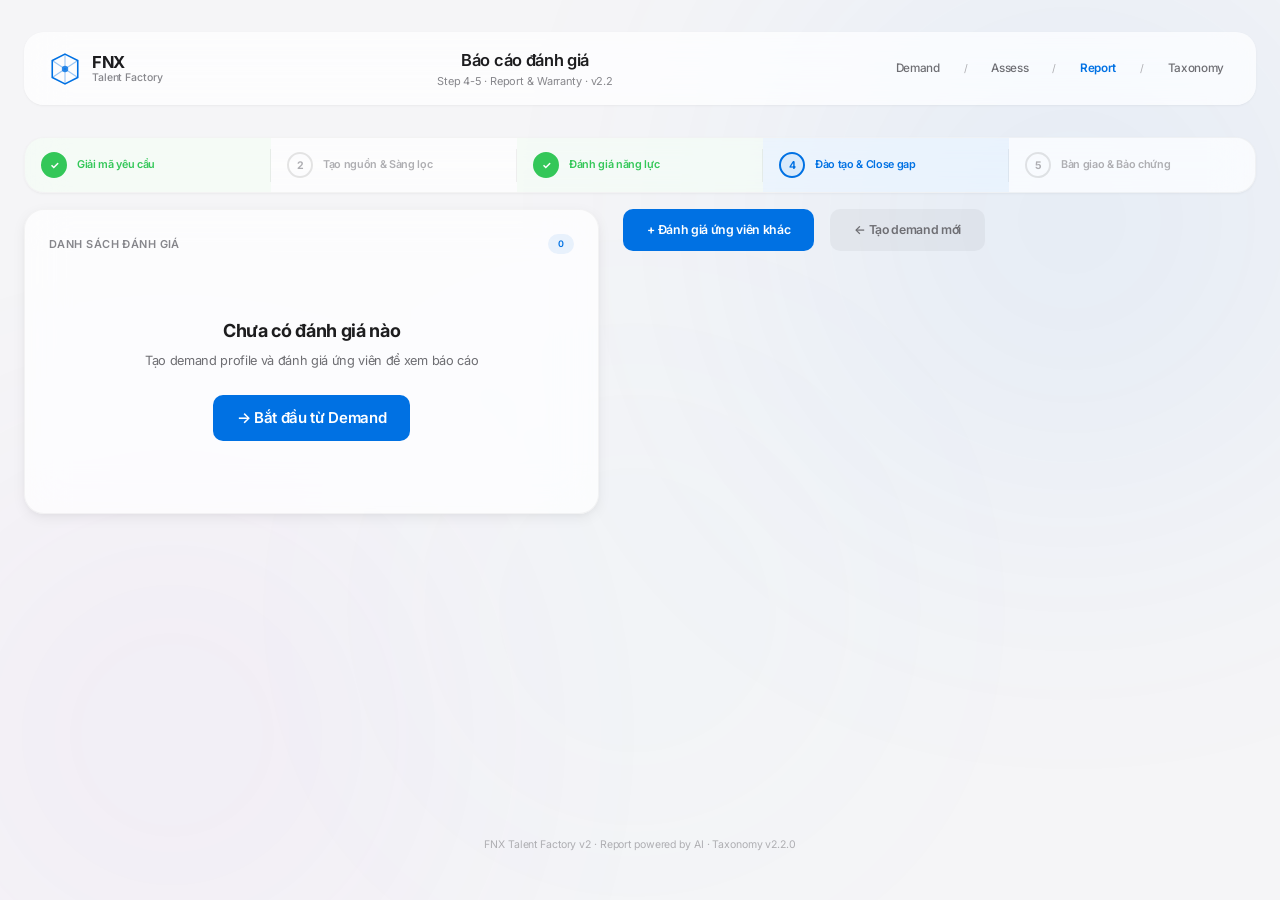
<file: dashboard/index.html>
<!DOCTYPE html>
<html lang="vi">

<head>
    <meta charset="UTF-8">
    <meta name="viewport" content="width=device-width, initial-scale=1.0">
    <title>FNX Talent Factory — Báo cáo đánh giá</title>
    <meta name="description" content="FNX Report — Báo cáo đánh giá năng lực ứng viên vs yêu cầu tuyển dụng">
    <link rel="preconnect" href="https://fonts.googleapis.com">
    <link rel="preconnect" href="https://fonts.gstatic.com" crossorigin>
    <link
        href="https://fonts.googleapis.com/css2?family=Inter:wght@300;400;500;600;700;800&family=JetBrains+Mono:wght@400;500&display=swap"
        rel="stylesheet">
    <link rel="stylesheet" href="styles.css">
    <style>
        /* ═══ REPORT PAGE STYLES ═══ */
        .nav-links {
            display: flex;
            gap: var(--gap-md);
            align-items: center
        }

        .nav-link {
            font-size: .78rem;
            color: var(--text-secondary);
            text-decoration: none;
            font-weight: 500;
            padding: 4px 8px;
            border-radius: 6px;
            transition: all var(--transition-fast)
        }

        .nav-link:hover {
            color: var(--accent-blue);
            background: rgba(0, 113, 227, .08)
        }

        .nav-link.active {
            color: var(--accent-blue);
            font-weight: 600
        }

        .nav-sep {
            color: var(--text-caption);
            font-size: .7rem
        }

        /* Process bar */
        .process-bar {
            display: flex;
            gap: 0;
            margin-bottom: var(--gap-md);
            background: var(--bg-frosted);
            border-radius: var(--radius-lg);
            backdrop-filter: saturate(180%) blur(20px);
            -webkit-backdrop-filter: saturate(180%) blur(20px);
            box-shadow: var(--shadow-sm);
            border: .5px solid rgba(0, 0, 0, .04);
            overflow: hidden
        }

        .process-step {
            flex: 1;
            padding: 14px var(--gap-md);
            display: flex;
            align-items: center;
            gap: 10px;
            position: relative;
            transition: all var(--transition-base);
            cursor: default
        }

        .process-step::after {
            content: '';
            position: absolute;
            right: 0;
            top: 20%;
            bottom: 20%;
            width: 1px;
            background: rgba(0, 0, 0, .06)
        }

        .process-step:last-child::after {
            display: none
        }

        .process-step.active {
            background: rgba(0, 113, 227, .06)
        }

        .process-step.completed {
            background: rgba(52, 199, 89, .04)
        }

        .process-step .step-num {
            width: 26px;
            height: 26px;
            border-radius: 50%;
            display: flex;
            align-items: center;
            justify-content: center;
            font-size: .7rem;
            font-weight: 700;
            border: 2px solid rgba(0, 0, 0, .1);
            color: var(--text-caption);
            flex-shrink: 0
        }

        .process-step.active .step-num {
            border-color: var(--accent-blue);
            color: var(--accent-blue);
            background: rgba(0, 113, 227, .08)
        }

        .process-step.completed .step-num {
            border-color: var(--accent-green);
            color: #fff;
            background: var(--accent-green)
        }

        .process-step .step-text {
            font-size: .72rem;
            font-weight: 600;
            color: var(--text-caption);
            line-height: 1.3
        }

        .process-step.active .step-text {
            color: var(--accent-blue)
        }

        .process-step.completed .step-text {
            color: var(--accent-green)
        }

        /* Report list */
        .report-list {
            display: flex;
            flex-direction: column;
            gap: 8px
        }

        .report-list-item {
            display: flex;
            align-items: center;
            gap: 12px;
            padding: 12px 16px;
            border-radius: var(--radius-sm);
            background: rgba(0, 0, 0, .02);
            cursor: pointer;
            transition: all var(--transition-fast)
        }

        .report-list-item:hover {
            background: rgba(0, 113, 227, .04)
        }

        .report-list-item.selected {
            background: rgba(0, 113, 227, .06);
            border-left: 3px solid var(--accent-blue)
        }

        .report-list-info {
            flex: 1;
            min-width: 0
        }

        .report-list-name {
            font-size: .82rem;
            font-weight: 600;
            color: var(--text-primary)
        }

        .report-list-meta {
            font-size: .65rem;
            color: var(--text-caption);
            margin-top: 2px
        }

        .report-list-score {
            font-size: 1.1rem;
            font-weight: 800;
            font-variant-numeric: tabular-nums
        }

        /* Score hero */
        .score-hero {
            text-align: center;
            padding: var(--gap-xl) var(--gap-lg);
            position: relative;
            overflow: hidden
        }

        .score-hero::before {
            content: '';
            position: absolute;
            top: 0;
            left: 0;
            right: 0;
            height: 4px;
            border-radius: var(--radius-lg) var(--radius-lg) 0 0
        }

        .score-hero-circle {
            width: 120px;
            height: 120px;
            border-radius: 50%;
            margin: 0 auto var(--gap-md);
            display: flex;
            flex-direction: column;
            align-items: center;
            justify-content: center;
            position: relative
        }

        .score-hero-circle::before {
            content: '';
            position: absolute;
            inset: -4px;
            border-radius: 50%;
            background: conic-gradient(var(--score-color, var(--accent-blue)) var(--score-pct, 0%), rgba(0, 0, 0, .06) var(--score-pct, 0%))
        }

        .score-hero-circle::after {
            content: '';
            position: absolute;
            inset: 4px;
            border-radius: 50%;
            background: var(--bg-frosted)
        }

        .score-hero-num {
            font-size: 2.2rem;
            font-weight: 800;
            z-index: 1;
            line-height: 1;
            font-variant-numeric: tabular-nums
        }

        .score-hero-unit {
            font-size: .6rem;
            font-weight: 600;
            color: var(--text-caption);
            z-index: 1;
            text-transform: uppercase;
            letter-spacing: .08em
        }

        .score-hero-name {
            font-size: 1.1rem;
            font-weight: 700;
            color: var(--text-primary)
        }

        .score-hero-detail {
            font-size: .78rem;
            color: var(--text-secondary);
            margin-top: 4px
        }

        /* Radar */
        .radar-mini {
            display: flex;
            flex-direction: column;
            align-items: center
        }

        .radar-mini canvas {
            max-width: 100%;
            height: auto
        }

        /* Gap list */
        .gap-row {
            display: flex;
            align-items: center;
            gap: 10px;
            padding: 8px 12px;
            border-radius: var(--radius-sm);
            transition: background var(--transition-fast)
        }

        .gap-row:hover {
            background: rgba(0, 0, 0, .025)
        }

        .gap-row-id {
            font-family: 'JetBrains Mono', monospace;
            font-size: .7rem;
            font-weight: 600;
            color: var(--accent-red);
            width: 30px
        }

        .gap-row-name {
            flex: 1;
            font-size: .78rem;
            color: var(--text-primary)
        }

        .gap-row-levels {
            font-family: 'JetBrains Mono', monospace;
            font-size: .72rem;
            display: flex;
            gap: 6px;
            align-items: center
        }

        .gap-row-target {
            color: var(--text-caption)
        }

        .gap-row-arrow {
            color: var(--text-caption)
        }

        .gap-row-actual {
            font-weight: 700
        }

        .gap-row-diff {
            background: rgba(255, 59, 48, .1);
            color: var(--accent-red);
            padding: 2px 6px;
            border-radius: 4px;
            font-weight: 700;
            font-size: .65rem
        }

        /* Comp table */
        .comp-table {
            width: 100%;
            border-collapse: separate;
            border-spacing: 0
        }

        .comp-table th {
            font-size: .6rem;
            font-weight: 600;
            color: var(--text-caption);
            text-transform: uppercase;
            letter-spacing: .06em;
            padding: 8px 12px;
            text-align: left;
            border-bottom: 1px solid rgba(0, 0, 0, .06)
        }

        .comp-table td {
            padding: 8px 12px;
            font-size: .8rem;
            color: var(--text-secondary);
            border-bottom: 1px solid rgba(0, 0, 0, .03);
            vertical-align: top
        }

        .comp-table tr:hover {
            background: rgba(0, 113, 227, .03)
        }

        /* Empty state */
        .empty-state {
            text-align: center;
            padding: var(--gap-2xl)
        }

        .empty-state h2 {
            font-size: 1.2rem;
            color: var(--text-primary);
            margin-bottom: 8px
        }

        .empty-state p {
            font-size: .85rem;
            color: var(--text-secondary);
            margin-bottom: var(--gap-lg)
        }

        .empty-state a {
            display: inline-flex;
            align-items: center;
            gap: 8px;
            padding: 12px 24px;
            border-radius: var(--radius-sm);
            background: var(--accent-blue);
            color: #fff;
            font-weight: 600;
            text-decoration: none;
            transition: all var(--transition-fast)
        }

        .empty-state a:hover {
            transform: translateY(-1px)
        }
    </style>
</head>

<body>
    <div class="ambient-bg">
        <div class="ambient-orb orb-1"></div>
        <div class="ambient-orb orb-2"></div>
        <div class="ambient-orb orb-3"></div>
    </div>
    <div class="app-container">
        <header class="app-header">
            <div class="header-left">
                <div class="logo">
                    <div class="logo-icon"><svg viewBox="0 0 32 32" fill="none">
                            <path d="M16 2L28 8V24L16 30L4 24V8L16 2Z" stroke="currentColor" stroke-width="1.5"
                                fill="none" />
                            <path d="M16 2L16 30" stroke="currentColor" stroke-width="1" opacity=".4" />
                            <path d="M4 8L28 24" stroke="currentColor" stroke-width="1" opacity=".4" />
                            <path d="M28 8L4 24" stroke="currentColor" stroke-width="1" opacity=".4" />
                            <circle cx="16" cy="16" r="3" fill="currentColor" opacity=".8" />
                        </svg></div>
                    <div class="logo-text"><span class="logo-name">FNX</span><span class="logo-sub">Talent
                            Factory</span></div>
                </div>
            </div>
            <div class="header-center">
                <h1>Báo cáo đánh giá</h1>
                <p class="header-subtitle">Step 4-5 · Report & Warranty · v2.2</p>
            </div>
            <div class="header-right">
                <div class="header-meta">
                    <div class="nav-links">
                        <a href="/demand" class="nav-link">Demand</a><span class="nav-sep">/</span>
                        <a href="/assess" class="nav-link">Assess</a><span class="nav-sep">/</span>
                        <a href="/report" class="nav-link active">Report</a><span class="nav-sep">/</span>
                        <a href="/taxonomy" class="nav-link">Taxonomy</a>
                    </div>
                </div>
            </div>
        </header>

        <!-- Process Bar -->
        <div class="process-bar">
            <div class="process-step completed"><span class="step-num">✓</span><span class="step-text">Giải mã yêu
                    cầu</span></div>
            <div class="process-step"><span class="step-num">2</span><span class="step-text">Tạo nguồn & Sàng lọc</span>
            </div>
            <div class="process-step completed"><span class="step-num">✓</span><span class="step-text">Đánh giá năng
                    lực</span></div>
            <div class="process-step active"><span class="step-num">4</span><span class="step-text">Đào tạo & Close
                    gap</span></div>
            <div class="process-step"><span class="step-num">5</span><span class="step-text">Bàn giao & Bảo chứng</span>
            </div>
        </div>

        <main class="main-content">
            <!-- LEFT: Assessment List + Details -->
            <div class="col-left">
                <!-- Assessment List -->
                <section class="card" id="listCard">
                    <div class="card-header">
                        <span class="card-label">Danh sách đánh giá</span>
                        <span class="card-badge" id="assessListCount">0</span>
                    </div>
                    <div class="report-list" id="reportList"></div>
                </section>

                <!-- Gap Analysis -->
                <section class="card" id="gapCard" style="display:none">
                    <div class="card-header">
                        <span class="card-label">Phân tích khoảng cách</span>
                        <span class="card-badge" style="background:rgba(255,59,48,.08);color:var(--accent-red)"
                            id="gapCount">0 gaps</span>
                    </div>
                    <div id="gapList"></div>
                </section>

                <!-- Competency Table -->
                <section class="card" id="tableCard" style="display:none">
                    <div class="card-header">
                        <span class="card-label">Ma trận năng lực & Bằng chứng</span>
                    </div>
                    <div class="table-wrapper"
                        style="overflow-x:auto;margin:0 calc(var(--gap-lg)*-1);padding:0 var(--gap-lg)">
                        <table class="comp-table">
                            <thead>
                                <tr>
                                    <th>Mã</th>
                                    <th>Năng lực</th>
                                    <th>Yêu cầu</th>
                                    <th>Ứng viên</th>
                                    <th>Gap</th>
                                    <th>Bằng chứng</th>
                                </tr>
                            </thead>
                            <tbody id="compTableBody"></tbody>
                        </table>
                    </div>
                </section>
            </div>

            <!-- RIGHT: Score + Radar -->
            <div class="col-right">
                <!-- Score Hero -->
                <section class="card score-hero" id="scoreCard" style="display:none">
                    <div class="score-hero-circle" id="scoreCircle">
                        <span class="score-hero-num" id="scoreNum">—</span>
                        <span class="score-hero-unit">Fit Score</span>
                    </div>
                    <div class="score-hero-name" id="scoreName">—</div>
                    <div class="score-hero-detail" id="scoreDetail">—</div>
                </section>

                <!-- Radar -->
                <section class="card" id="radarCard" style="display:none">
                    <div class="card-header">
                        <span class="card-label">Biểu đồ năng lực</span>
                        <div style="display:flex;gap:var(--gap-md)">
                            <span
                                style="display:flex;align-items:center;gap:4px;font-size:.68rem;color:var(--text-secondary)"><span
                                    style="width:10px;height:10px;border-radius:3px;background:rgba(0,113,227,.7)"></span>
                                Ứng viên</span>
                            <span
                                style="display:flex;align-items:center;gap:4px;font-size:.68rem;color:var(--text-secondary)"><span
                                    style="width:10px;height:10px;border-radius:3px;background:rgba(255,45,85,.5)"></span>
                                Yêu cầu</span>
                        </div>
                    </div>
                    <div class="radar-mini">
                        <canvas id="radarCanvas" width="480" height="480"></canvas>
                    </div>
                </section>

                <!-- Actions -->
                <div style="display:flex;gap:var(--gap-md);flex-wrap:wrap" id="actionBar" style="display:none">
                    <a href="/assess"
                        style="display:inline-flex;align-items:center;gap:8px;padding:12px 24px;border-radius:var(--radius-sm);background:var(--accent-blue);color:#fff;font-weight:600;text-decoration:none;font-size:.82rem;transition:all var(--transition-fast)">+
                        Đánh giá ứng viên khác</a>
                    <a href="/demand"
                        style="display:inline-flex;align-items:center;gap:8px;padding:12px 24px;border-radius:var(--radius-sm);background:rgba(0,0,0,.04);color:var(--text-secondary);font-weight:600;text-decoration:none;font-size:.82rem;transition:all var(--transition-fast)">←
                        Tạo demand mới</a>
                </div>
            </div>
        </main>

        <footer class="app-footer">
            <p>FNX Talent Factory v2 · Report powered by AI · Taxonomy v2.2.0</p>
        </footer>
    </div>

    <script>
const COMPS=[
  {id:'K1',name:'Kiến thức chuyên ngành',katz:'TECHNICAL',color:'#0071e3'},
  {id:'K2',name:'Kiến thức & Nghiệp vụ kỹ thuật',katz:'TECHNICAL',color:'#0071e3'},
  {id:'K3',name:'Công cụ & Công nghệ',katz:'TECHNICAL',color:'#0071e3'},
  {id:'S1',name:'Giao tiếp kỹ thuật',katz:'INTERPERSONAL',color:'#ff9500'},
  {id:'S2',name:'Phân tích & Giải quyết vấn đề',katz:'CONCEPTUAL',color:'#af52de'},
  {id:'S3',name:'Quản lý & Lên kế hoạch',katz:'CONCEPTUAL',color:'#af52de'},
  {id:'S4',name:'Tư duy hệ thống',katz:'CONCEPTUAL',color:'#af52de'},
  {id:'S5',name:'Phối hợp & Giao việc',katz:'INTERPERSONAL',color:'#ff9500'},
  {id:'A1',name:'Chủ động - Cải tiến',katz:'CONCEPTUAL',color:'#af52de'},
  {id:'A2',name:'Hợp tác - Tin tưởng',katz:'INTERPERSONAL',color:'#ff9500'},
  {id:'A3',name:'Quan tâm - Hỗ trợ',katz:'INTERPERSONAL',color:'#ff9500'}
];

let selectedAssess = null;
let selectedDemand = null;

document.addEventListener('DOMContentLoaded', () => {
  renderAssessList();
  const urlParams = new URLSearchParams(window.location.search);
  const id = urlParams.get('id');
  if (id) selectAssessment(id);
});

function renderAssessList() {
  const assessments = JSON.parse(localStorage.getItem('fnx_assessments') || '[]');
  const el = document.getElementById('reportList');
  document.getElementById('assessListCount').textContent = assessments.length;

  if (assessments.length === 0) {
    el.innerHTML = `<div class="empty-state">
      <h2>Chưa có đánh giá nào</h2>
      <p>Tạo demand profile và đánh giá ứng viên để xem báo cáo</p>
      <a href="/demand">→ Bắt đầu từ Demand</a>
    </div>`;
    return;
  }

  el.innerHTML = assessments.map(a => {
    const scoreColor = a.fitScore >= 80 ? 'var(--accent-green)' : a.fitScore >= 60 ? 'var(--accent-orange)' : 'var(--accent-red)';
    const date = new Date(a.timestamp).toLocaleDateString('vi-VN', {day:'2-digit',month:'2-digit',hour:'2-digit',minute:'2-digit'});
    return `<div class="report-list-item" onclick="selectAssessment('${a.id}')">
      <div class="report-list-info">
        <div class="report-list-name">${a.candidateName}</div>
        <div class="report-list-meta">${a.major || ''} · ${date} · ${a.gaps?.length || 0} gaps</div>
      </div>
      <span class="report-list-score" style="color:${scoreColor}">${a.fitScore || 0}%</span>
    </div>`;
  }).join('');
}

function selectAssessment(id) {
  const assessments = JSON.parse(localStorage.getItem('fnx_assessments') || '[]');
  selectedAssess = assessments.find(a => a.id === id);
  if (!selectedAssess) return;

  const demands = JSON.parse(localStorage.getItem('fnx_demands') || '[]');
  selectedDemand = demands.find(d => d.id === selectedAssess.demand_id) || null;

  // Highlight in list
  document.querySelectorAll('.report-list-item').forEach(el => el.classList.remove('selected'));
  const items = document.querySelectorAll('.report-list-item');
  const idx = assessments.findIndex(a => a.id === id);
  if (items[idx]) items[idx].classList.add('selected');

  renderScore();
  renderGaps();
  renderTable();
  drawRadar();

  document.getElementById('scoreCard').style.display = '';
  document.getElementById('radarCard').style.display = '';
  document.getElementById('gapCard').style.display = '';
  document.getElementById('tableCard').style.display = '';
}

function renderScore() {
  const score = selectedAssess.fitScore || 0;
  const color = score >= 80 ? 'var(--accent-green)' : score >= 60 ? 'var(--accent-orange)' : 'var(--accent-red)';
  const circle = document.getElementById('scoreCircle');
  circle.style.setProperty('--score-pct', score + '%');
  circle.style.setProperty('--score-color', color);
  document.getElementById('scoreNum').textContent = score;
  document.getElementById('scoreNum').style.color = color;
  document.getElementById('scoreName').textContent = selectedAssess.candidateName;

  const demandInfo = selectedDemand ? `${selectedDemand.jobTitle} · ${selectedDemand.client}` : '';
  document.getElementById('scoreDetail').textContent = `${selectedAssess.major || ''} · ${demandInfo}`;
}

function renderGaps() {
  const gaps = selectedAssess.gaps || [];
  document.getElementById('gapCount').textContent = gaps.length + ' gaps';
  const el = document.getElementById('gapList');
  if (gaps.length === 0) {
    el.innerHTML = '<p style="font-size:.82rem;color:var(--accent-green);padding:8px;text-align:center">✓ Không có gap nào — ứng viên đạt tất cả yêu cầu!</p>';
    return;
  }
  el.innerHTML = gaps.sort((a,b) => b.gap - a.gap).map(g => {
    const comp = COMPS.find(c => c.id === g.id);
    return `<div class="gap-row">
      <span class="gap-row-id">${g.id}</span>
      <span class="gap-row-name">${comp?.name || g.id}</span>
      <div class="gap-row-levels">
        <span class="gap-row-actual">${g.actual}</span>
        <span class="gap-row-arrow">→</span>
        <span class="gap-row-target">${g.target}</span>
        <span class="gap-row-diff">-${g.gap}</span>
      </div>
    </div>`;
  }).join('');
}

function renderTable() {
  const targetComps = selectedDemand?.competencies || [];
  const el = document.getElementById('compTableBody');
  el.innerHTML = selectedAssess.competencies.map(ac => {
    const comp = COMPS.find(c => c.id === ac.id);
    const tc = targetComps.find(c => c.id === ac.id);
    const tLv = tc?.level || 0;
    const gap = tLv > 0 ? tLv - ac.level : 0;
    let gapHtml = '<span style="color:var(--text-caption)">—</span>';
    if (gap > 0) gapHtml = `<span style="color:var(--accent-red);font-weight:700">-${gap}</span>`;
    else if (gap < 0) gapHtml = `<span style="color:var(--accent-green);font-weight:700">+${Math.abs(gap)}</span>`;
    else if (tLv > 0) gapHtml = `<span style="color:var(--accent-green)">✓</span>`;

    return `<tr>
      <td><span style="font-family:'JetBrains Mono',monospace;font-weight:600;color:${comp?.color || '#888'}">${ac.id}</span></td>
      <td style="font-weight:500;color:var(--text-primary)">${comp?.name || ac.id}</td>
      <td><span class="level-badge level-${tLv}" style="width:24px;height:24px;font-size:.7rem;display:inline-flex;align-items:center;justify-content:center;border-radius:6px">${tLv || '—'}</span></td>
      <td><span class="level-badge level-${ac.level}" style="width:24px;height:24px;font-size:.7rem;display:inline-flex;align-items:center;justify-content:center;border-radius:6px">${ac.level || '—'}</span></td>
      <td>${gapHtml}</td>
      <td style="font-size:.72rem;max-width:160px">${ac.evidence || '—'}</td>
    </tr>`;
  }).join('');
}

function drawRadar() {
  if (!selectedAssess) return;
  const canvas = document.getElementById('radarCanvas'), ctx = canvas.getContext('2d');
  const dpr = window.devicePixelRatio||1;canvas.width=480*dpr;canvas.height=480*dpr;canvas.style.width='480px';canvas.style.height='480px';ctx.scale(dpr,dpr);
  const W=480,H=480,cx=W/2,cy=H/2,R=180;
  const n=COMPS.length,step=(Math.PI*2)/n;
  ctx.clearRect(0,0,W,H);

  // Grid
  for(let ring=1;ring<=5;ring++){const r=R*(ring/5);ctx.beginPath();for(let i=0;i<=n;i++){const a=i*step-Math.PI/2;const x=cx+Math.cos(a)*r,y=cy+Math.sin(a)*r;i===0?ctx.moveTo(x,y):ctx.lineTo(x,y)}ctx.closePath();ctx.strokeStyle='rgba(0,0,0,.06)';ctx.lineWidth=1;ctx.stroke();ctx.fillStyle='rgba(0,0,0,.08)';ctx.font='500 9px Inter';ctx.textAlign='right';ctx.fillText(ring,cx-5,cy-r)}
  COMPS.forEach((_,i)=>{const a=i*step-Math.PI/2;ctx.beginPath();ctx.moveTo(cx,cy);ctx.lineTo(cx+Math.cos(a)*R,cy+Math.sin(a)*R);ctx.strokeStyle='rgba(0,0,0,.04)';ctx.stroke()});

  // Target (demand)
  if (selectedDemand) {
    const tLevels = selectedDemand.competencies.map(c => c.level);
    ctx.beginPath();
    tLevels.forEach((lv,i)=>{const a=i*step-Math.PI/2,r=R*(lv/5);const x=cx+Math.cos(a)*r,y=cy+Math.sin(a)*r;i===0?ctx.moveTo(x,y):ctx.lineTo(x,y)});
    ctx.closePath();ctx.fillStyle='rgba(255,45,85,.06)';ctx.fill();ctx.strokeStyle='rgba(255,45,85,.4)';ctx.lineWidth=1.5;ctx.setLineDash([4,4]);ctx.stroke();ctx.setLineDash([]);
  }

  // Candidate
  const cLevels = selectedAssess.competencies.map(c => c.level);
  ctx.beginPath();
  cLevels.forEach((lv,i)=>{const a=i*step-Math.PI/2,r=R*(lv/5);const x=cx+Math.cos(a)*r,y=cy+Math.sin(a)*r;i===0?ctx.moveTo(x,y):ctx.lineTo(x,y)});
  ctx.closePath();ctx.fillStyle='rgba(0,113,227,.1)';ctx.fill();ctx.strokeStyle='rgba(0,113,227,.6)';ctx.lineWidth=2;ctx.stroke();

  // Points + labels
  cLevels.forEach((lv,i)=>{
    const a=i*step-Math.PI/2;
    if(lv>0){const r=R*(lv/5);const x=cx+Math.cos(a)*r,y=cy+Math.sin(a)*r;ctx.fillStyle=COMPS[i].color;ctx.beginPath();ctx.arc(x,y,4,0,Math.PI*2);ctx.fill()}
    const lx=cx+Math.cos(a)*(R+16),ly=cy+Math.sin(a)*(R+16);
    ctx.fillStyle=COMPS[i].color;ctx.font="600 10px 'JetBrains Mono',monospace";ctx.textAlign='center';ctx.textBaseline='middle';
    ctx.fillText(COMPS[i].id,lx,ly);
  });
}
    </script>
</body>

</html>
</file>
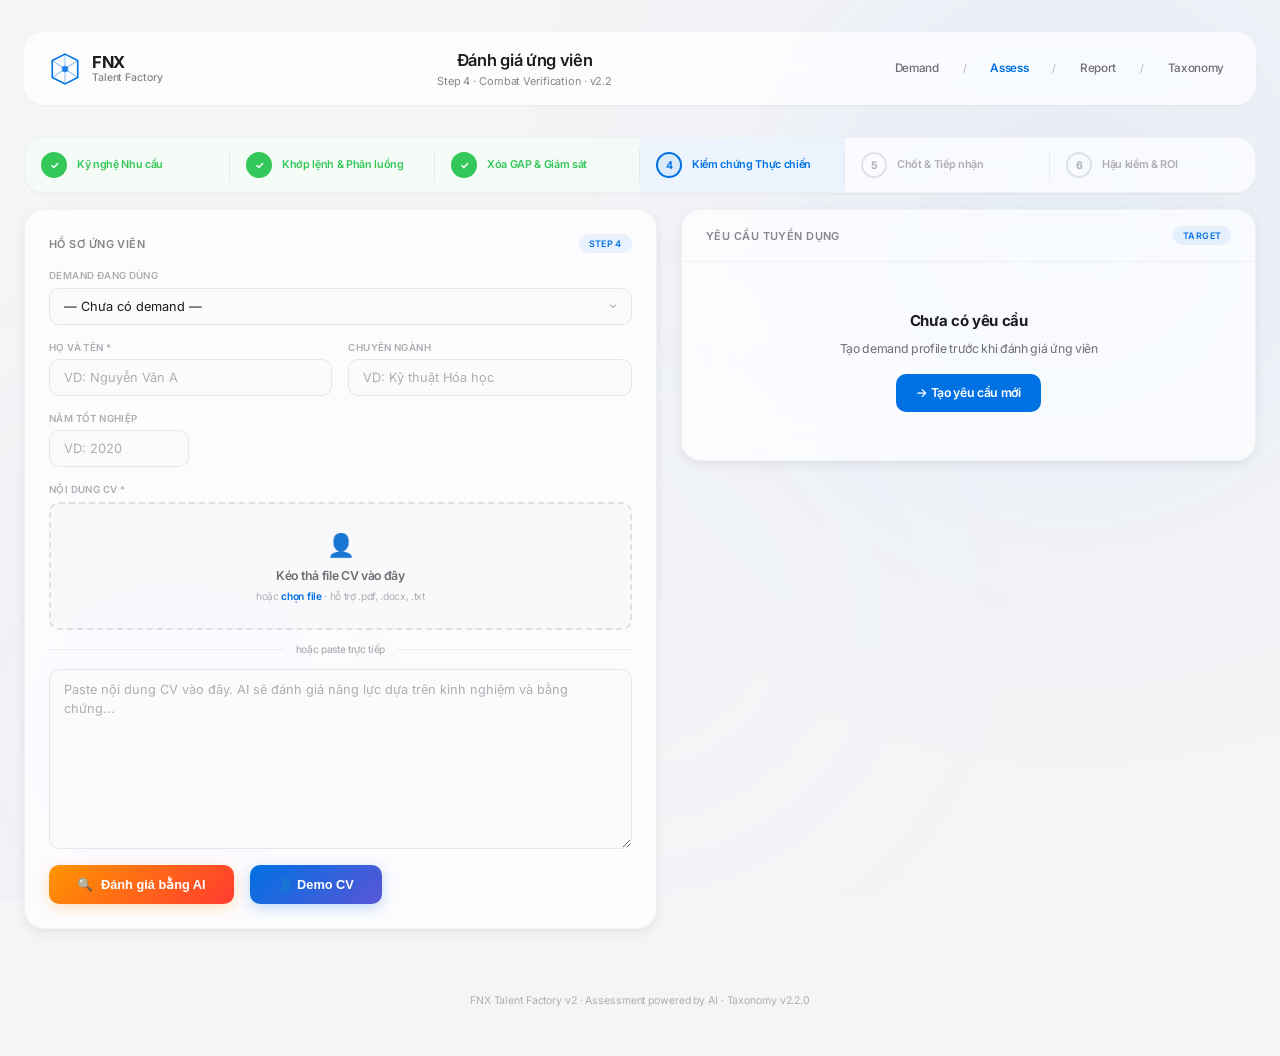
<file: dashboard/assess.html>
<!DOCTYPE html>
<html lang="vi">

<head>
    <meta charset="UTF-8">
    <meta name="viewport" content="width=device-width, initial-scale=1.0">
    <title>FNX Talent Factory — Đánh giá ứng viên</title>
    <meta name="description" content="FNX Assessment — Đánh giá năng lực ứng viên dựa trên khung ASK × Katz v2.2">
    <link rel="preconnect" href="https://fonts.googleapis.com">
    <link rel="preconnect" href="https://fonts.gstatic.com" crossorigin>
    <link
        href="https://fonts.googleapis.com/css2?family=Inter:wght@300;400;500;600;700;800&family=JetBrains+Mono:wght@400;500&display=swap"
        rel="stylesheet">
    <link rel="stylesheet" href="styles.css">
    <style>
        /* ═══ ASSESS PAGE STYLES ═══ */
        .assess-grid {
            display: grid;
            grid-template-columns: 1.1fr 1fr;
            gap: var(--gap-lg);
            flex: 1
        }

        @media(max-width:960px) {
            .assess-grid {
                grid-template-columns: 1fr
            }
        }

        /* Nav */
        .nav-links {
            display: flex;
            gap: var(--gap-md);
            align-items: center
        }

        .nav-link {
            font-size: .78rem;
            color: var(--text-secondary);
            text-decoration: none;
            font-weight: 500;
            padding: 4px 8px;
            border-radius: 6px;
            transition: all var(--transition-fast)
        }

        .nav-link:hover {
            color: var(--accent-blue);
            background: rgba(0, 113, 227, .08)
        }

        .nav-link.active {
            color: var(--accent-blue);
            font-weight: 600
        }

        .nav-sep {
            color: var(--text-caption);
            font-size: .7rem
        }

        /* Process bar */
        .process-bar {
            display: flex;
            gap: 0;
            margin-bottom: var(--gap-md);
            background: var(--bg-frosted);
            border-radius: var(--radius-lg);
            backdrop-filter: saturate(180%) blur(20px);
            -webkit-backdrop-filter: saturate(180%) blur(20px);
            box-shadow: var(--shadow-sm);
            border: .5px solid rgba(0, 0, 0, .04);
            overflow: hidden
        }

        .process-step {
            flex: 1;
            padding: 14px var(--gap-md);
            display: flex;
            align-items: center;
            gap: 10px;
            position: relative;
            transition: all var(--transition-base);
            cursor: default
        }

        .process-step::after {
            content: '';
            position: absolute;
            right: 0;
            top: 20%;
            bottom: 20%;
            width: 1px;
            background: rgba(0, 0, 0, .06)
        }

        .process-step:last-child::after {
            display: none
        }

        .process-step.active {
            background: rgba(0, 113, 227, .06)
        }

        .process-step.completed {
            background: rgba(52, 199, 89, .04)
        }

        .process-step .step-num {
            width: 26px;
            height: 26px;
            border-radius: 50%;
            display: flex;
            align-items: center;
            justify-content: center;
            font-size: .7rem;
            font-weight: 700;
            border: 2px solid rgba(0, 0, 0, .1);
            color: var(--text-caption);
            flex-shrink: 0;
            transition: all var(--transition-fast)
        }

        .process-step.active .step-num {
            border-color: var(--accent-blue);
            color: var(--accent-blue);
            background: rgba(0, 113, 227, .08)
        }

        .process-step.completed .step-num {
            border-color: var(--accent-green);
            color: #fff;
            background: var(--accent-green)
        }

        .process-step .step-text {
            font-size: .72rem;
            font-weight: 600;
            color: var(--text-caption);
            line-height: 1.3
        }

        .process-step.active .step-text {
            color: var(--accent-blue)
        }

        .process-step.completed .step-text {
            color: var(--accent-green)
        }

        /* Form */
        .form-group {
            display: flex;
            flex-direction: column;
            gap: 4px
        }

        .form-row {
            display: grid;
            grid-template-columns: 1fr 1fr;
            gap: var(--gap-md)
        }

        .form-label {
            font-size: .65rem;
            font-weight: 600;
            text-transform: uppercase;
            letter-spacing: .04em;
            color: var(--text-caption)
        }

        .form-input,
        .form-select {
            padding: 10px 14px;
            border-radius: var(--radius-sm);
            border: 1.5px solid rgba(0, 0, 0, .08);
            background: var(--bg-tertiary);
            font-size: .85rem;
            color: var(--text-primary);
            font-family: inherit;
            transition: all var(--transition-fast);
            outline: none
        }

        .form-input:focus,
        .form-select:focus {
            border-color: var(--accent-blue);
            box-shadow: 0 0 0 3px rgba(0, 113, 227, .1)
        }

        .form-input::placeholder {
            color: var(--text-caption)
        }

        textarea.form-input {
            min-height: 180px;
            resize: vertical;
            line-height: 1.55
        }

        .form-select {
            cursor: pointer;
            -webkit-appearance: none;
            appearance: none;
            background-image: url("data:image/svg+xml,%3Csvg xmlns='http://www.w3.org/2000/svg' width='12' height='12' viewBox='0 0 24 24' fill='none' stroke='%2386868b' stroke-width='2'%3E%3Cpath d='M6 9l6 6 6-6'/%3E%3C/svg%3E");
            background-repeat: no-repeat;
            background-position: right 12px center
        }

        /* Buttons */
        .btn-action {
            display: inline-flex;
            align-items: center;
            gap: 8px;
            padding: 12px 28px;
            border-radius: var(--radius-sm);
            background: linear-gradient(135deg, #ff9500, #ff3b30);
            color: #fff;
            font-size: .85rem;
            font-weight: 600;
            border: none;
            cursor: pointer;
            transition: all var(--transition-fast);
            box-shadow: 0 4px 14px rgba(255, 149, 0, .25)
        }

        .btn-action:hover {
            transform: translateY(-1px);
            box-shadow: 0 6px 20px rgba(255, 149, 0, .35)
        }

        .btn-action:disabled {
            opacity: .5;
            cursor: not-allowed;
            transform: none
        }

        .btn-action .spinner {
            width: 16px;
            height: 16px;
            border: 2px solid rgba(255, 255, 255, .3);
            border-top-color: #fff;
            border-radius: 50%;
            animation: spin .6s linear infinite;
            display: none
        }

        .btn-action.loading .spinner {
            display: block
        }

        .btn-action.loading .btn-icon {
            display: none
        }

        @keyframes spin {
            to {
                transform: rotate(360deg)
            }
        }

        .btn-confirm {
            display: inline-flex;
            align-items: center;
            gap: 8px;
            padding: 12px 28px;
            border-radius: var(--radius-sm);
            background: var(--accent-green);
            color: #fff;
            font-size: .85rem;
            font-weight: 600;
            border: none;
            cursor: pointer;
            transition: all var(--transition-fast);
            box-shadow: 0 4px 14px rgba(52, 199, 89, .25)
        }

        .btn-confirm:hover {
            transform: translateY(-1px)
        }

        .btn-demo {
            display: inline-flex;
            align-items: center;
            gap: 8px;
            padding: 12px 28px;
            border-radius: var(--radius-sm);
            background: linear-gradient(135deg, var(--accent-blue), var(--accent-indigo));
            color: #fff;
            font-size: .85rem;
            font-weight: 600;
            border: none;
            cursor: pointer;
            transition: all var(--transition-fast);
            box-shadow: 0 4px 14px rgba(0, 113, 227, .25)
        }

        .btn-demo:hover {
            transform: translateY(-1px)
        }

        /* Demand context card */
        .demand-context {
            padding: 0
        }

        .demand-context-header {
            padding: var(--gap-md) var(--gap-lg);
            border-bottom: 1px solid rgba(0, 0, 0, .04)
        }

        .demand-context-body {
            padding: var(--gap-md) var(--gap-lg)
        }

        .context-row {
            display: flex;
            justify-content: space-between;
            align-items: center;
            padding: 4px 0
        }

        .context-label {
            font-size: .7rem;
            color: var(--text-caption);
            font-weight: 500
        }

        .context-value {
            font-size: .8rem;
            font-weight: 600;
            color: var(--text-primary)
        }

        .context-comp-list {
            display: flex;
            flex-direction: column;
            gap: 4px;
            margin-top: var(--gap-sm)
        }

        .context-comp {
            display: flex;
            align-items: center;
            gap: 8px;
            padding: 3px 0
        }

        .context-comp-id {
            font-family: 'JetBrains Mono', monospace;
            font-size: .65rem;
            font-weight: 600;
            padding: 2px 6px;
            border-radius: 4px;
            color: #fff;
            width: 30px;
            text-align: center
        }

        .context-comp-name {
            font-size: .72rem;
            color: var(--text-secondary);
            flex: 1
        }

        .context-comp-level {
            font-family: 'JetBrains Mono', monospace;
            font-size: .72rem;
            font-weight: 700;
            width: 20px;
            text-align: center
        }

        .no-demand-msg {
            text-align: center;
            padding: var(--gap-xl)
        }

        .no-demand-msg h3 {
            font-size: 1rem;
            color: var(--text-primary);
            margin-bottom: 8px
        }

        .no-demand-msg p {
            font-size: .82rem;
            color: var(--text-secondary);
            margin-bottom: var(--gap-md)
        }

        .no-demand-msg a {
            display: inline-flex;
            align-items: center;
            gap: 6px;
            padding: 10px 20px;
            border-radius: var(--radius-sm);
            background: var(--accent-blue);
            color: #fff;
            font-weight: 600;
            font-size: .82rem;
            text-decoration: none;
            transition: all var(--transition-fast)
        }

        .no-demand-msg a:hover {
            transform: translateY(-1px)
        }

        /* Result section */
        .result-section {
            display: none
        }

        .result-section.visible {
            display: block;
            animation: cardAppear .5s ease both
        }

        .comp-matrix {
            display: flex;
            flex-direction: column;
            gap: 6px
        }

        .comp-matrix-row {
            display: flex;
            align-items: center;
            gap: 10px;
            padding: 8px 12px;
            border-radius: var(--radius-sm);
            transition: background var(--transition-fast)
        }

        .comp-matrix-row:hover {
            background: rgba(0, 0, 0, .025)
        }

        .comp-matrix-tag {
            font-family: 'JetBrains Mono', monospace;
            font-size: .68rem;
            font-weight: 600;
            padding: 3px 8px;
            border-radius: 6px;
            color: #fff;
            flex-shrink: 0;
            width: 36px;
            text-align: center
        }

        .comp-matrix-name {
            flex: 1;
            font-size: .82rem;
            font-weight: 500;
            color: var(--text-primary)
        }

        .comp-matrix-evidence {
            font-size: .68rem;
            color: var(--text-tertiary);
            max-width: 180px;
            overflow: hidden;
            text-overflow: ellipsis;
            white-space: nowrap;
            font-style: italic
        }

        .level-select {
            padding: 4px 8px;
            border-radius: 6px;
            border: 1.5px solid rgba(0, 0, 0, .08);
            font-size: .78rem;
            font-weight: 600;
            font-family: 'JetBrains Mono', monospace;
            background: var(--bg-tertiary);
            color: var(--text-primary);
            cursor: pointer;
            width: 50px;
            text-align: center
        }

        /* Gap indicator */
        .gap-indicator {
            font-size: .6rem;
            font-weight: 700;
            padding: 2px 6px;
            border-radius: 4px;
            font-family: 'JetBrains Mono', monospace
        }

        .gap-ok {
            background: rgba(52, 199, 89, .1);
            color: var(--accent-green)
        }

        .gap-warn {
            background: rgba(255, 149, 0, .1);
            color: var(--accent-orange)
        }

        .gap-critical {
            background: rgba(255, 59, 48, .1);
            color: var(--accent-red)
        }

        /* Score display */
        .score-circle {
            width: 100px;
            height: 100px;
            border-radius: 50%;
            display: flex;
            flex-direction: column;
            align-items: center;
            justify-content: center;
            margin: var(--gap-md) auto;
            position: relative
        }

        .score-circle::before {
            content: '';
            position: absolute;
            inset: -3px;
            border-radius: 50%;
            background: conic-gradient(var(--accent-blue) var(--score-pct, 0%), rgba(0, 0, 0, .06) var(--score-pct, 0%));
            z-index: 0
        }

        .score-circle::after {
            content: '';
            position: absolute;
            inset: 3px;
            border-radius: 50%;
            background: var(--bg-frosted);
            z-index: 1
        }

        .score-num {
            font-size: 1.8rem;
            font-weight: 800;
            color: var(--accent-blue);
            z-index: 2;
            line-height: 1;
            font-variant-numeric: tabular-nums
        }

        .score-unit {
            font-size: .6rem;
            font-weight: 600;
            color: var(--text-caption);
            z-index: 2;
            text-transform: uppercase;
            letter-spacing: .06em
        }

        /* Radar */
        .radar-mini {
            display: flex;
            flex-direction: column;
            align-items: center
        }

        .radar-mini canvas {
            max-width: 100%;
            height: auto
        }

        /* Summary */
        .assess-summary {
            display: none;
            padding: var(--gap-md);
            background: rgba(52, 199, 89, .04);
            border-radius: var(--radius-sm);
            border-left: 3px solid var(--accent-green)
        }

        .assess-summary.visible {
            display: block;
            animation: cardAppear .4s ease both
        }

        .assess-summary h3 {
            font-size: .85rem;
            font-weight: 700;
            color: var(--accent-green);
            margin-bottom: 8px
        }

        .assess-summary p {
            font-size: .8rem;
            color: var(--text-secondary);
            line-height: 1.55
        }

        /* Drop zone */
        .drop-zone {
            border: 2px dashed rgba(0, 0, 0, .1);
            border-radius: var(--radius-sm);
            padding: 24px;
            text-align: center;
            cursor: pointer;
            transition: all .2s ease;
            position: relative;
            background: rgba(0, 0, 0, .01)
        }

        .drop-zone:hover,
        .drop-zone.dragover {
            border-color: var(--accent-blue);
            background: rgba(0, 113, 227, .03)
        }

        .drop-zone.dragover {
            transform: scale(1.01);
            box-shadow: 0 0 0 4px rgba(0, 113, 227, .08)
        }

        .drop-zone-input {
            position: absolute;
            inset: 0;
            opacity: 0;
            cursor: pointer
        }

        .drop-zone-content {
            pointer-events: none
        }

        .drop-zone-icon {
            font-size: 1.5rem;
            margin-bottom: 6px
        }

        .drop-zone-text {
            font-size: .82rem;
            font-weight: 600;
            color: var(--text-secondary)
        }

        .drop-zone-sub {
            font-size: .68rem;
            color: var(--text-caption);
            margin-top: 4px
        }

        .drop-zone-browse {
            color: var(--accent-blue);
            font-weight: 600
        }

        .drop-zone-loading {
            display: none;
            align-items: center;
            justify-content: center;
            gap: 10px;
            padding: 12px;
            color: var(--accent-blue);
            font-size: .82rem;
            font-weight: 500
        }

        .drop-zone-loading .drop-spinner {
            width: 18px;
            height: 18px;
            border: 2px solid rgba(0, 113, 227, .2);
            border-top-color: var(--accent-blue);
            border-radius: 50%;
            animation: spin .6s linear infinite
        }

        .drop-zone-success {
            display: none;
            align-items: center;
            gap: 8px;
            padding: 8px 12px;
            background: rgba(52, 199, 89, .06);
            border-radius: 6px;
            font-size: .78rem;
            color: var(--accent-green);
            font-weight: 500
        }

        .drop-zone.loaded .drop-zone-content {
            display: none
        }

        .drop-zone.loaded .drop-zone-success {
            display: flex
        }

        .drop-zone.extracting .drop-zone-content {
            display: none
        }

        .drop-zone.extracting .drop-zone-loading {
            display: flex
        }

        .drop-zone-or {
            display: flex;
            align-items: center;
            gap: 12px;
            margin: 8px 0;
            color: var(--text-caption);
            font-size: .68rem;
            font-weight: 500
        }

        .drop-zone-or::before,
        .drop-zone-or::after {
            content: '';
            flex: 1;
            height: 1px;
            background: rgba(0, 0, 0, .06)
        }
    </style>
</head>

<body>
    <div class="ambient-bg">
        <div class="ambient-orb orb-1"></div>
        <div class="ambient-orb orb-2"></div>
        <div class="ambient-orb orb-3"></div>
    </div>
    <div class="app-container">
        <header class="app-header">
            <div class="header-left">
                <div class="logo">
                    <div class="logo-icon"><svg viewBox="0 0 32 32" fill="none">
                            <path d="M16 2L28 8V24L16 30L4 24V8L16 2Z" stroke="currentColor" stroke-width="1.5"
                                fill="none" />
                            <path d="M16 2L16 30" stroke="currentColor" stroke-width="1" opacity=".4" />
                            <path d="M4 8L28 24" stroke="currentColor" stroke-width="1" opacity=".4" />
                            <path d="M28 8L4 24" stroke="currentColor" stroke-width="1" opacity=".4" />
                            <circle cx="16" cy="16" r="3" fill="currentColor" opacity=".8" />
                        </svg></div>
                    <div class="logo-text"><span class="logo-name">FNX</span><span class="logo-sub">Talent
                            Factory</span></div>
                </div>
            </div>
            <div class="header-center">
                <h1>Đánh giá ứng viên</h1>
                <p class="header-subtitle">Step 4 · Combat Verification · v2.2</p>
            </div>
            <div class="header-right">
                <div class="header-meta">
                    <div class="nav-links">
                        <a href="/demand" class="nav-link">Demand</a><span class="nav-sep">/</span>
                        <a href="/assess" class="nav-link active">Assess</a><span class="nav-sep">/</span>
                        <a href="/report" class="nav-link">Report</a><span class="nav-sep">/</span>
                        <a href="/taxonomy" class="nav-link">Taxonomy</a>
                    </div>
                </div>
            </div>
        </header>

        <!-- Process Bar -->
        <div class="process-bar">
            <div class="process-step completed"><span class="step-num">✓</span><span class="step-text">Kỹ nghệ Nhu cầu</span></div>
            <div class="process-step completed"><span class="step-num">✓</span><span class="step-text">Khớp lệnh & Phân luồng</span></div>
            <div class="process-step completed"><span class="step-num">✓</span><span class="step-text">Xóa GAP & Giám sát</span></div>
            <div class="process-step active"><span class="step-num">4</span><span class="step-text">Kiểm chứng Thực chiến</span></div>
            <div class="process-step"><span class="step-num">5</span><span class="step-text">Chốt & Tiếp nhận</span></div>
            <div class="process-step"><span class="step-num">6</span><span class="step-text">Hậu kiểm & ROI</span></div>
        </div>

        <main style="display:flex;flex-direction:column;gap:var(--gap-lg);flex:1">
            <div class="assess-grid">
                <!-- LEFT: CV Input + Results -->
                <div style="display:flex;flex-direction:column;gap:var(--gap-lg)">
                    <!-- CV Input Card -->
                    <section class="card" id="cvInputCard">
                        <div class="card-header">
                            <span class="card-label">Hồ sơ ứng viên</span>
                            <span class="card-badge">Step 4</span>
                        </div>
                        <div style="display:flex;flex-direction:column;gap:var(--gap-md)">
                            <div class="form-group">
                                <label class="form-label">Demand đang dùng</label>
                                <select class="form-select" id="demandSelect" onchange="onDemandChange()"></select>
                            </div>
                            <div class="form-row">
                                <div class="form-group">
                                    <label class="form-label">Họ và tên *</label>
                                    <input type="text" class="form-input" id="cvName" placeholder="VD: Nguyễn Văn A">
                                </div>
                                <div class="form-group">
                                    <label class="form-label">Chuyên ngành</label>
                                    <input type="text" class="form-input" id="cvMajor"
                                        placeholder="VD: Kỹ thuật Hóa học">
                                </div>
                            </div>
                            <div class="form-group">
                                <label class="form-label">Năm tốt nghiệp</label>
                                <input type="number" class="form-input" id="cvYear" placeholder="VD: 2020"
                                    style="width:140px">
                            </div>
                            <div class="form-group">
                                <label class="form-label">Nội dung CV *</label>
                                <div class="drop-zone" id="cvDropZone">
                                    <input type="file" class="drop-zone-input" id="cvFileInput"
                                        accept=".pdf,.docx,.doc,.txt">
                                    <div class="drop-zone-content">
                                        <div class="drop-zone-icon">👤</div>
                                        <div class="drop-zone-text">Kéo thả file CV vào đây</div>
                                        <div class="drop-zone-sub">hoặc <span class="drop-zone-browse">chọn file</span>
                                            · hỗ trợ .pdf, .docx, .txt</div>
                                    </div>
                                    <div class="drop-zone-loading"><span class="drop-spinner"></span> Đang trích xuất
                                        văn bản...</div>
                                    <div class="drop-zone-success">✅ <span class="drop-filename"></span> · <span
                                            class="drop-wordcount"></span></div>
                                </div>
                                <div class="drop-zone-or">hoặc paste trực tiếp</div>
                                <textarea class="form-input" id="cvContent"
                                    placeholder="Paste nội dung CV vào đây. AI sẽ đánh giá năng lực dựa trên kinh nghiệm và bằng chứng..."></textarea>
                            </div>
                            <div style="display:flex;gap:var(--gap-md);align-items:center">
                                <button class="btn-action" id="assessBtn" onclick="runAssessment()">
                                    <span class="btn-icon">🔍</span>
                                    <span class="spinner"></span>
                                    Đánh giá bằng AI
                                </button>
                                <button class="btn-demo" onclick="loadDemoCV()">👤 Demo CV</button>
                            </div>
                        </div>
                    </section>

                    <!-- Assessment Result Matrix -->
                    <section class="card result-section" id="resultCard">
                        <div class="card-header">
                            <span class="card-label">Ma trận năng lực ứng viên</span>
                            <span class="card-badge" id="assessCompCount">0 / 11</span>
                        </div>
                        <div class="comp-matrix" id="assessMatrix"></div>
                        <div style="margin-top:var(--gap-lg);display:flex;gap:var(--gap-md);align-items:center">
                            <button class="btn-confirm" onclick="confirmAssessment()">✓ Xác nhận & Xem Report</button>
                            <span style="font-size:.72rem;color:var(--text-caption)">Chỉnh level nếu cần trước khi xác
                                nhận</span>
                        </div>
                    </section>

                    <!-- Assessment Summary -->
                    <div class="assess-summary" id="assessSummary">
                        <h3>✓ Đánh giá đã hoàn tất</h3>
                        <p id="assessSummaryText"></p>
                    </div>
                </div>

                <!-- RIGHT: Demand Context + Radar -->
                <div style="display:flex;flex-direction:column;gap:var(--gap-lg)">
                    <!-- Demand Context -->
                    <section class="card demand-context" id="demandContextCard">
                        <div class="demand-context-header">
                            <div class="card-header" style="margin-bottom:0">
                                <span class="card-label">Yêu cầu tuyển dụng</span>
                                <span class="card-badge">Target</span>
                            </div>
                        </div>
                        <div class="demand-context-body" id="demandContextBody">
                            <div class="no-demand-msg" id="noDemandMsg">
                                <h3>Chưa có yêu cầu</h3>
                                <p>Tạo demand profile trước khi đánh giá ứng viên</p>
                                <a href="/demand">→ Tạo yêu cầu mới</a>
                            </div>
                        </div>
                    </section>

                    <!-- Radar Chart -->
                    <section class="card result-section" id="radarCard">
                        <div class="card-header">
                            <span class="card-label">Radar: Ứng viên vs Yêu cầu</span>
                            <div style="display:flex;gap:var(--gap-md)">
                                <span
                                    style="display:flex;align-items:center;gap:4px;font-size:.68rem;color:var(--text-secondary)"><span
                                        style="width:10px;height:10px;border-radius:3px;background:rgba(0,113,227,.7)"></span>
                                    Ứng viên</span>
                                <span
                                    style="display:flex;align-items:center;gap:4px;font-size:.68rem;color:var(--text-secondary)"><span
                                        style="width:10px;height:10px;border-radius:3px;background:rgba(255,45,85,.5)"></span>
                                    Yêu cầu</span>
                            </div>
                        </div>
                        <div class="radar-mini">
                            <canvas id="radarCanvas" width="400" height="400"></canvas>
                        </div>
                        <div class="score-circle" id="scoreCircle" style="display:none;--score-pct:0%">
                            <span class="score-num" id="fitScore">—</span>
                            <span class="score-unit">Fit Score</span>
                        </div>
                    </section>
                </div>
            </div>
        </main>

        <footer class="app-footer">
            <p>FNX Talent Factory v2 · Assessment powered by AI · Taxonomy v2.2.0</p>
        </footer>
    </div>

    <script>
        // ── Shared definitions ──
        const COMPS = [
            { id: 'K1', name: 'Kiến thức chuyên ngành', katz: 'TECHNICAL', color: '#0071e3' },
            { id: 'K2', name: 'Kiến thức & Nghiệp vụ kỹ thuật', katz: 'TECHNICAL', color: '#0071e3' },
            { id: 'K3', name: 'Công cụ & Công nghệ', katz: 'TECHNICAL', color: '#0071e3' },
            { id: 'S1', name: 'Giao tiếp kỹ thuật', katz: 'INTERPERSONAL', color: '#ff9500' },
            { id: 'S2', name: 'Phân tích & Giải quyết vấn đề', katz: 'CONCEPTUAL', color: '#af52de' },
            { id: 'S3', name: 'Quản lý & Lên kế hoạch', katz: 'CONCEPTUAL', color: '#af52de' },
            { id: 'S4', name: 'Tư duy hệ thống', katz: 'CONCEPTUAL', color: '#af52de' },
            { id: 'S5', name: 'Phối hợp & Giao việc', katz: 'INTERPERSONAL', color: '#ff9500' },
            { id: 'A1', name: 'Chủ động - Cải tiến', katz: 'CONCEPTUAL', color: '#af52de' },
            { id: 'A2', name: 'Hợp tác - Tin tưởng', katz: 'INTERPERSONAL', color: '#ff9500' },
            { id: 'A3', name: 'Quan tâm - Hỗ trợ', katz: 'INTERPERSONAL', color: '#ff9500' }
        ];

        let currentDemand = null;
        let assessData = null;

        // ── Init ──
        document.addEventListener('DOMContentLoaded', () => {
            populateDemandSelect();
            initDropZone('cvDropZone', 'cvFileInput', 'cvContent');
            const urlParams = new URLSearchParams(window.location.search);
            const demandId = urlParams.get('demand');
            if (demandId) {
                document.getElementById('demandSelect').value = demandId;
                onDemandChange();
            }
        });

        // ── PDF Upload ──
        function initDropZone(zoneId, inputId, textareaId) {
            const zone = document.getElementById(zoneId);
            const input = document.getElementById(inputId);
            const textarea = document.getElementById(textareaId);
            ['dragenter', 'dragover'].forEach(e => zone.addEventListener(e, ev => { ev.preventDefault(); zone.classList.add('dragover'); }));
            ['dragleave', 'drop'].forEach(e => zone.addEventListener(e, ev => { ev.preventDefault(); zone.classList.remove('dragover'); }));
            zone.addEventListener('drop', ev => { const file = ev.dataTransfer.files[0]; if (file) handleFile(file, zone, textarea); });
            input.addEventListener('change', ev => { const file = ev.target.files[0]; if (file) handleFile(file, zone, textarea); });
        }

        async function handleFile(file, zone, textarea) {
            const ext = file.name.split('.').pop().toLowerCase();
            zone.classList.remove('loaded'); zone.classList.add('extracting');
            try {
                let text = '';
                if (ext === 'pdf') text = await extractPDF(file);
                else if (ext === 'txt') text = await file.text();
                else if (ext === 'docx' || ext === 'doc') text = await extractDOCX(file);
                else throw new Error('Unsupported: ' + ext);
                textarea.value = text;
                zone.classList.remove('extracting'); zone.classList.add('loaded');
                zone.querySelector('.drop-filename').textContent = file.name;
                zone.querySelector('.drop-wordcount').textContent = text.split(/\s+/).length + ' từ';
            } catch (err) { zone.classList.remove('extracting'); alert('Lỗi: ' + err.message); }
        }

        async function extractPDF(file) {
            if (!window.pdfjsLib) {
                await loadScript('https://cdnjs.cloudflare.com/ajax/libs/pdf.js/3.11.174/pdf.min.js');
                pdfjsLib.GlobalWorkerOptions.workerSrc = 'https://cdnjs.cloudflare.com/ajax/libs/pdf.js/3.11.174/pdf.worker.min.js';
            }
            const ab = await file.arrayBuffer();
            const pdf = await pdfjsLib.getDocument({ data: ab }).promise;
            let text = '';
            for (let i = 1; i <= pdf.numPages; i++) { const p = await pdf.getPage(i); const c = await p.getTextContent(); text += c.items.map(it => it.str).join(' ') + '\n\n'; }
            return text.trim();
        }

        async function extractDOCX(file) {
            if (!window.mammoth) await loadScript('https://cdnjs.cloudflare.com/ajax/libs/mammoth/1.6.0/mammoth.browser.min.js');
            const ab = await file.arrayBuffer();
            return (await mammoth.extractRawText({ arrayBuffer: ab })).value;
        }

        function loadScript(src) {
            return new Promise((resolve, reject) => { const s = document.createElement('script'); s.src = src; s.onload = resolve; s.onerror = reject; document.head.appendChild(s); });
        }

        function populateDemandSelect() {
            const demands = JSON.parse(localStorage.getItem('fnx_demands') || '[]');
            const sel = document.getElementById('demandSelect');
            if (demands.length === 0) {
                sel.innerHTML = '<option value="">— Chưa có demand —</option>';
                return;
            }
            sel.innerHTML = demands.map(d =>
                `<option value="${d.id}">${d.jobTitle || '(chưa đặt tên)'} — ${d.client || ''}</option>`
            ).join('');
            // Auto-select first
            onDemandChange();
        }

        function onDemandChange() {
            const demands = JSON.parse(localStorage.getItem('fnx_demands') || '[]');
            const id = document.getElementById('demandSelect').value;
            currentDemand = demands.find(d => d.id === id) || null;
            renderDemandContext();
        }

        function renderDemandContext() {
            const body = document.getElementById('demandContextBody');
            const msg = document.getElementById('noDemandMsg');
            if (!currentDemand) { msg.style.display = 'block'; body.innerHTML = ''; body.appendChild(msg); return; }
            const active = currentDemand.competencies.filter(c => c.level > 0);
            body.innerHTML = `
    <div class="context-row"><span class="context-label">Vị trí</span><span class="context-value">${currentDemand.jobTitle}</span></div>
    <div class="context-row"><span class="context-label">Khách hàng</span><span class="context-value">${currentDemand.client}</span></div>
    <div class="context-row"><span class="context-label">Ngành</span><span class="context-value">${currentDemand.industry}</span></div>
    <div class="context-row"><span class="context-label">Cấp bậc</span><span class="context-value">${currentDemand.seniority}</span></div>
    <div class="context-row"><span class="context-label">Năng lực yêu cầu</span><span class="context-value">${active.length} / 11</span></div>
    <div class="context-comp-list">
      ${active.map(c => {
                const comp = COMPS.find(cc => cc.id === c.id);
                return `<div class="context-comp">
          <span class="context-comp-id" style="background:${comp?.color || '#888'}">${c.id}</span>
          <span class="context-comp-name">${comp?.name || c.id}</span>
          <span class="context-comp-level">${c.level}</span>
        </div>`;
            }).join('')}
    </div>`;
        }

        // ── Demo CV ──
        function loadDemoCV() {
            document.getElementById('cvName').value = 'Trần Minh Khoa';
            document.getElementById('cvMajor').value = 'Kỹ thuật Hóa học';
            document.getElementById('cvYear').value = '2022';
            document.getElementById('cvContent').value = `TRẦN MINH KHOA
Kỹ sư Hóa học · TP.HCM

HỌC VẤN
- Đại học Bách Khoa TP.HCM, Kỹ thuật Hóa học, 2022 (GPA: 3.2/4.0)
- Đồ án tốt nghiệp: Mô phỏng quá trình chưng cất dầu thô bằng Aspen HYSYS

KINH NGHIỆM
2022–2024: Kỹ sư vận hành — Nhà máy Lọc dầu Dung Quất (BSR)
- Vận hành panel DCS Honeywell tại phân xưởng CDU/VDU
- Giám sát thông số vận hành: nhiệt độ, áp suất, lưu lượng các cột chưng cất
- Lập báo cáo vận hành hàng ca
- Phối hợp đội bảo trì trong các đợt shutdown lớn (TA 2023)
- Tuân thủ quy trình an toàn, tham gia 2 đợt diễn tập PCCC

KỸ NĂNG
- DCS: Honeywell Experion PKS (thành thạo)
- Phần mềm: Aspen HYSYS, AutoCAD P&ID
- Đọc hiểu P&ID, PFD, HAZOP worksheet
- Tiếng Anh: TOEIC 650

CHỨNG CHỈ
- An toàn lao động nhóm 3 (2022)
- Huấn luyện PCCC cơ sở (2023)`;
        }

        // ── AI Assessment (keyword-based MVP) ──
        function runAssessment() {
            if (!currentDemand) { alert('Vui lòng chọn demand trước'); return; }
            const cv = document.getElementById('cvContent').value.trim();
            if (!cv) { alert('Vui lòng nhập CV'); return; }
            const name = document.getElementById('cvName').value.trim();
            if (!name) { alert('Vui lòng nhập tên ứng viên'); return; }

            const btn = document.getElementById('assessBtn');
            btn.classList.add('loading'); btn.disabled = true;

            setTimeout(() => {
                assessData = {
                    candidateName: name,
                    major: document.getElementById('cvMajor').value,
                    gradYear: document.getElementById('cvYear').value,
                    competencies: assessCV(cv),
                    demand_id: currentDemand.id
                };

                btn.classList.remove('loading'); btn.disabled = false;
                renderAssessMatrix();
                drawRadar();
                document.getElementById('resultCard').classList.add('visible');
                document.getElementById('radarCard').classList.add('visible');
            }, 1800);
        }

        function assessCV(cv) {
            const cvLower = cv.toLowerCase();
            const results = [];
            const rules = [
                { id: 'K1', keywords: ['đại học', 'bách khoa', 'kỹ thuật hóa', 'hóa học', 'chuyên ngành', 'gpa', 'tốt nghiệp'], evidence: 'Tốt nghiệp ĐH chuyên ngành' },
                { id: 'K2', keywords: ['vận hành', 'sop', 'quy trình', 'bảo trì', 'shutdown', 'p&id', 'hazop', 'cột chưng cất', 'cdu', 'vdu'], evidence: 'Kinh nghiệm vận hành CDU/VDU' },
                { id: 'K3', keywords: ['dcs', 'honeywell', 'yokogawa', 'hysys', 'autocad', 'phần mềm', 'aspen', 'experion'], evidence: 'DCS Honeywell + HYSYS' },
                { id: 'S1', keywords: ['báo cáo', 'giao tiếp', 'trình bày', 'tiếng anh', 'toeic', 'communication'], evidence: 'Báo cáo hàng ca + TOEIC' },
                { id: 'S2', keywords: ['phân tích', 'giải quyết', 'sự cố', 'troubleshoot', 'root cause', 'mô phỏng'], evidence: 'Mô phỏng / xử lý sự cố' },
                { id: 'S3', keywords: ['quản lý', 'kế hoạch', 'giám sát', 'lịch trình', 'project', 'schedule'], evidence: 'Giám sát thông số' },
                { id: 'S4', keywords: ['hệ thống', 'tổng thể', 'quy trình', 'end-to-end', 'mô hình'], evidence: 'Hiểu quy trình chưng cất' },
                { id: 'S5', keywords: ['phối hợp', 'nhóm', 'team', 'đội', 'ca', 'shift', 'coordinate', 'bảo trì'], evidence: 'Phối hợp đội bảo trì' },
                { id: 'A1', keywords: ['chủ động', 'cải tiến', 'sáng kiến', 'ownership', 'đề xuất', 'initiative'], evidence: '(chưa rõ bằng chứng)' },
                { id: 'A2', keywords: ['hợp tác', 'tin tưởng', 'teamwork', 'chia sẻ', 'đội ngũ'], evidence: 'Phối hợp đa nhóm' },
                { id: 'A3', keywords: ['an toàn', 'safety', 'osha', 'pccc', 'hse', 'khẩn cấp', 'chứng chỉ an toàn'], evidence: 'An toàn LĐ + PCCC' }
            ];

            rules.forEach(rule => {
                const hits = rule.keywords.filter(kw => cvLower.includes(kw)).length;
                let level = 0;
                if (hits >= 4) level = 3;
                else if (hits >= 2) level = 2;
                else if (hits >= 1) level = 1;
                const ev = hits > 0 ? rule.evidence : '(không tìm thấy)';
                results.push({ id: rule.id, level, evidence: ev });
            });
            return results;
        }

        // ── Render Assessment Matrix ──
        function renderAssessMatrix() {
            const el = document.getElementById('assessMatrix'); el.innerHTML = '';
            const targetComps = currentDemand?.competencies || [];
            assessData.competencies.forEach((ac, i) => {
                const comp = COMPS.find(c => c.id === ac.id);
                const target = targetComps.find(c => c.id === ac.id);
                const tLv = target?.level || 0;
                const gap = tLv - ac.level;
                let gapClass = 'gap-ok', gapText = '✓';
                if (gap >= 2) { gapClass = 'gap-critical'; gapText = '-' + gap; }
                else if (gap === 1) { gapClass = 'gap-warn'; gapText = '-1'; }
                else if (gap < 0) { gapClass = 'gap-ok'; gapText = '+' + Math.abs(gap); }

                el.innerHTML += `<div class="comp-matrix-row">
      <span class="comp-matrix-tag" style="background:${comp?.color || '#888'}">${ac.id}</span>
      <span class="comp-matrix-name">${comp?.name || ac.id}</span>
      <span class="comp-matrix-evidence" title="${ac.evidence}">${ac.evidence}</span>
      <select class="level-select" onchange="updateAssessLevel(${i},this.value)">
        <option value="0" ${ac.level === 0 ? 'selected' : ''}>—</option>
        <option value="1" ${ac.level === 1 ? 'selected' : ''}>1</option>
        <option value="2" ${ac.level === 2 ? 'selected' : ''}>2</option>
        <option value="3" ${ac.level === 3 ? 'selected' : ''}>3</option>
        <option value="4" ${ac.level === 4 ? 'selected' : ''}>4</option>
        <option value="5" ${ac.level === 5 ? 'selected' : ''}>5</option>
      </select>
      <span class="gap-indicator ${gapClass}" title="Target: ${tLv}">${gapText}</span>
    </div>`;
            });
            document.getElementById('assessCompCount').textContent = assessData.competencies.filter(c => c.level > 0).length + ' / 11';
        }

        function updateAssessLevel(idx, val) {
            assessData.competencies[idx].level = parseInt(val);
            renderAssessMatrix();
            drawRadar();
        }

        // ── Radar (dual: demand target + candidate actual) ──
        function drawRadar() {
            if (!assessData || !currentDemand) return;
            const canvas = document.getElementById('radarCanvas'), ctx = canvas.getContext('2d');
            const dpr = window.devicePixelRatio || 1; canvas.width = 400 * dpr; canvas.height = 400 * dpr; canvas.style.width = '400px'; canvas.style.height = '400px'; ctx.scale(dpr, dpr);
            const W = 400, H = 400, cx = W / 2, cy = H / 2, R = 150;
            const n = COMPS.length, step = (Math.PI * 2) / n;
            ctx.clearRect(0, 0, W, H);

            // Grid
            for (let ring = 1; ring <= 5; ring++) { const r = R * (ring / 5); ctx.beginPath(); for (let i = 0; i <= n; i++) { const a = i * step - Math.PI / 2; const x = cx + Math.cos(a) * r, y = cy + Math.sin(a) * r; i === 0 ? ctx.moveTo(x, y) : ctx.lineTo(x, y) } ctx.closePath(); ctx.strokeStyle = 'rgba(0,0,0,.06)'; ctx.lineWidth = 1; ctx.stroke() }
            COMPS.forEach((_, i) => { const a = i * step - Math.PI / 2; ctx.beginPath(); ctx.moveTo(cx, cy); ctx.lineTo(cx + Math.cos(a) * R, cy + Math.sin(a) * R); ctx.strokeStyle = 'rgba(0,0,0,.04)'; ctx.stroke() });

            // Target area (demand)
            const targetLevels = currentDemand.competencies.map(c => c.level);
            ctx.beginPath();
            targetLevels.forEach((lv, i) => { const a = i * step - Math.PI / 2, r = R * (lv / 5); const x = cx + Math.cos(a) * r, y = cy + Math.sin(a) * r; i === 0 ? ctx.moveTo(x, y) : ctx.lineTo(x, y) });
            ctx.closePath(); ctx.fillStyle = 'rgba(255,45,85,.06)'; ctx.fill(); ctx.strokeStyle = 'rgba(255,45,85,.4)'; ctx.lineWidth = 1.5; ctx.setLineDash([4, 4]); ctx.stroke(); ctx.setLineDash([]);

            // Candidate area
            const candLevels = assessData.competencies.map(c => c.level);
            ctx.beginPath();
            candLevels.forEach((lv, i) => { const a = i * step - Math.PI / 2, r = R * (lv / 5); const x = cx + Math.cos(a) * r, y = cy + Math.sin(a) * r; i === 0 ? ctx.moveTo(x, y) : ctx.lineTo(x, y) });
            ctx.closePath(); ctx.fillStyle = 'rgba(0,113,227,.1)'; ctx.fill(); ctx.strokeStyle = 'rgba(0,113,227,.6)'; ctx.lineWidth = 2; ctx.stroke();

            // Points + labels
            candLevels.forEach((lv, i) => {
                const a = i * step - Math.PI / 2, r = R * (Math.max(lv, 0.2) / 5);
                if (lv > 0) { const x = cx + Math.cos(a) * r, y = cy + Math.sin(a) * r; ctx.fillStyle = COMPS[i].color; ctx.beginPath(); ctx.arc(x, y, 4, 0, Math.PI * 2); ctx.fill(); }
                const lx = cx + Math.cos(a) * (R + 14), ly = cy + Math.sin(a) * (R + 14);
                ctx.fillStyle = COMPS[i].color; ctx.font = "600 9px 'JetBrains Mono',monospace"; ctx.textAlign = 'center'; ctx.textBaseline = 'middle';
                ctx.fillText(COMPS[i].id, lx, ly);
            });

            // Calculate fit score
            let totalTarget = 0, totalActual = 0;
            currentDemand.competencies.forEach((dc, i) => {
                if (dc.level > 0) { totalTarget += dc.level; totalActual += Math.min(assessData.competencies[i].level, dc.level); }
            });
            const fitScore = totalTarget > 0 ? Math.round(totalActual / totalTarget * 100) : 0;
            assessData.fitScore = fitScore;

            const circle = document.getElementById('scoreCircle');
            circle.style.display = 'flex';
            circle.style.setProperty('--score-pct', fitScore + '%');
            document.getElementById('fitScore').textContent = fitScore;
        }

        // ── Confirm Assessment ──
        function confirmAssessment() {
            if (!assessData || !currentDemand) return;
            const active = assessData.competencies.filter(c => c.level > 0);

            // Calculate gaps
            const gaps = [];
            currentDemand.competencies.forEach((dc, i) => {
                const ac = assessData.competencies[i];
                if (dc.level > 0 && ac.level < dc.level) {
                    gaps.push({ id: dc.id, target: dc.level, actual: ac.level, gap: dc.level - ac.level });
                }
            });

            const saved = {
                ...assessData,
                gaps,
                id: 'ASSESS_' + Date.now(),
                timestamp: new Date().toISOString()
            };

            const assessments = JSON.parse(localStorage.getItem('fnx_assessments') || '[]');
            assessments.unshift(saved);
            localStorage.setItem('fnx_assessments', JSON.stringify(assessments));

            // Show summary
            document.getElementById('assessSummaryText').textContent =
                `${assessData.candidateName} · Fit Score: ${assessData.fitScore}% · ${gaps.length} gaps · Đã lưu`;
            document.getElementById('assessSummary').classList.add('visible');

            // Redirect to report
            setTimeout(() => {
                window.location.href = '/report?id=' + saved.id;
            }, 1500);
        }
    </script>
</body>

</html>
</file>
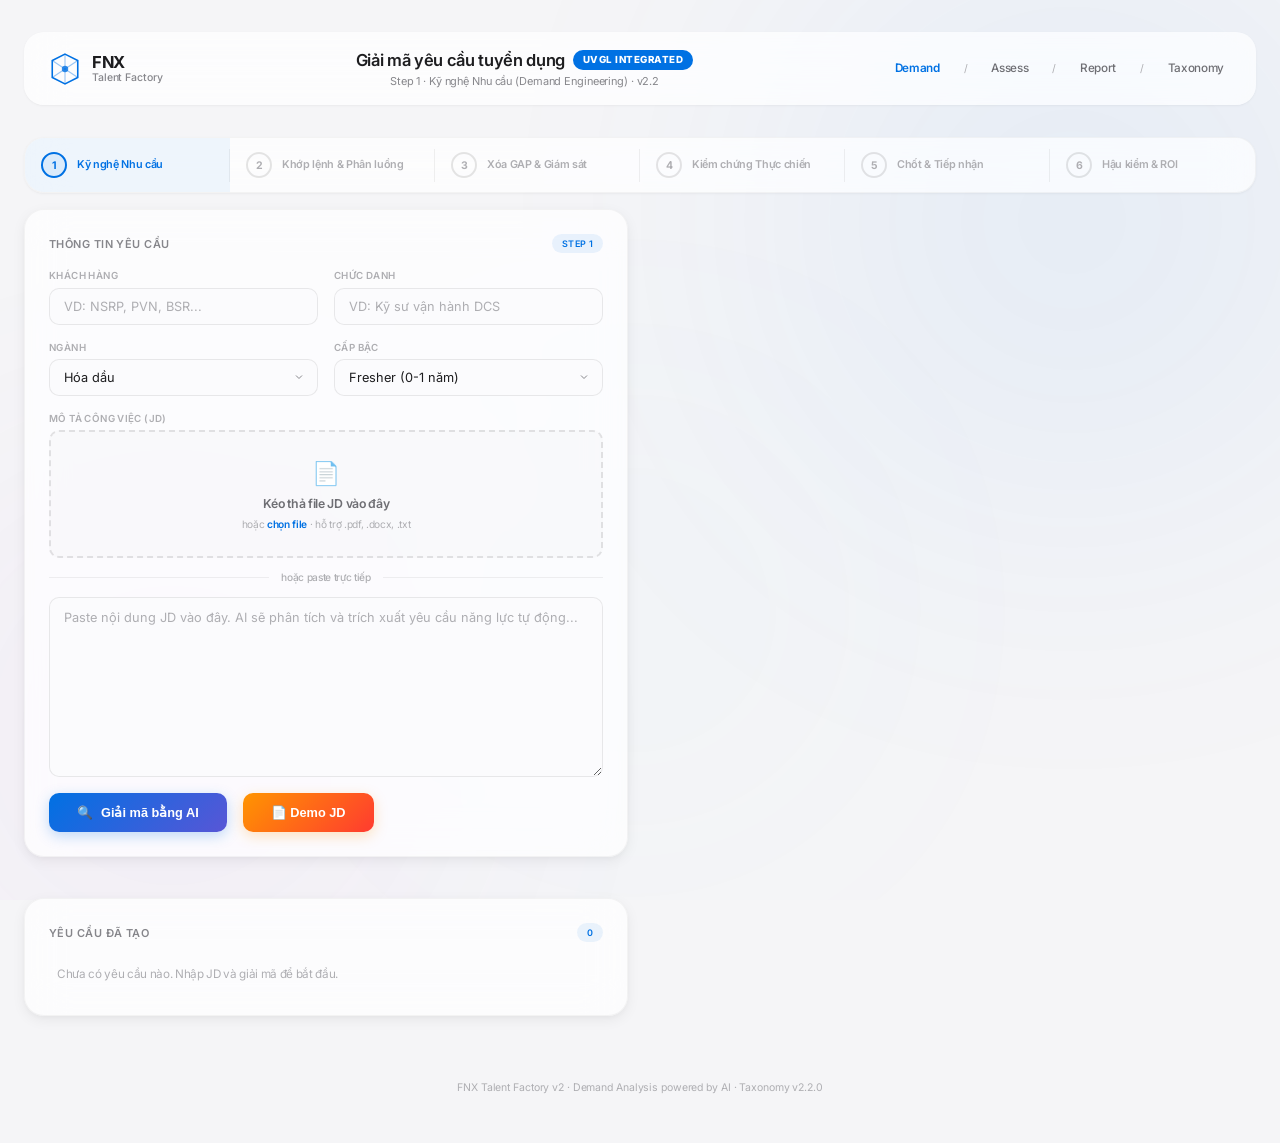
<file: dashboard/demand.html>
<!DOCTYPE html>
<html lang="vi">

<head>
    <meta charset="UTF-8">
    <meta name="viewport" content="width=device-width, initial-scale=1.0">
    <title>FNX Talent Factory — Giải mã yêu cầu tuyển dụng</title>
    <meta name="description" content="FNX Demand Analysis — Giải mã JD khách hàng thành ma trận năng lực v2.2">
    <link rel="preconnect" href="https://fonts.googleapis.com">
    <link rel="preconnect" href="https://fonts.gstatic.com" crossorigin>
    <link
        href="https://fonts.googleapis.com/css2?family=Inter:wght@300;400;500;600;700;800&family=JetBrains+Mono:wght@400;500&display=swap"
        rel="stylesheet">
    <link rel="stylesheet" href="styles.css">
    <style>
        /* ═══ DEMAND PAGE STYLES ═══ */
        .demand-layout {
            display: flex;
            flex-direction: column;
            gap: var(--gap-lg);
            flex: 1
        }

        .demand-grid {
            display: grid;
            grid-template-columns: 1fr 1fr;
            gap: var(--gap-lg)
        }

        @media(max-width:960px) {
            .demand-grid {
                grid-template-columns: 1fr
            }
        }

        /* Process steps */
        .process-bar {
            display: flex;
            gap: 0;
            margin-bottom: var(--gap-md);
            background: var(--bg-frosted);
            border-radius: var(--radius-lg);
            backdrop-filter: saturate(180%) blur(20px);
            -webkit-backdrop-filter: saturate(180%) blur(20px);
            box-shadow: var(--shadow-sm);
            border: .5px solid rgba(0, 0, 0, .04);
            overflow: hidden
        }

        .process-step {
            flex: 1;
            padding: 14px var(--gap-md);
            display: flex;
            align-items: center;
            gap: 10px;
            position: relative;
            transition: all var(--transition-base);
            cursor: default
        }

        .process-step::after {
            content: '';
            position: absolute;
            right: 0;
            top: 20%;
            bottom: 20%;
            width: 1px;
            background: rgba(0, 0, 0, .06)
        }

        .process-step:last-child::after {
            display: none
        }

        .process-step.active {
            background: rgba(0, 113, 227, .06)
        }

        .process-step.completed {
            background: rgba(52, 199, 89, .04)
        }

        .process-step .step-num {
            width: 26px;
            height: 26px;
            border-radius: 50%;
            display: flex;
            align-items: center;
            justify-content: center;
            font-size: .7rem;
            font-weight: 700;
            border: 2px solid rgba(0, 0, 0, .1);
            color: var(--text-caption);
            flex-shrink: 0;
            transition: all var(--transition-fast)
        }

        .process-step.active .step-num {
            border-color: var(--accent-blue);
            color: var(--accent-blue);
            background: rgba(0, 113, 227, .08)
        }

        .process-step.completed .step-num {
            border-color: var(--accent-green);
            color: #fff;
            background: var(--accent-green)
        }

        .process-step .step-text {
            font-size: .72rem;
            font-weight: 600;
            color: var(--text-caption);
            line-height: 1.3;
            transition: color var(--transition-fast)
        }

        .process-step.active .step-text {
            color: var(--accent-blue)
        }

        .process-step.completed .step-text {
            color: var(--accent-green)
        }

        /* Input form */
        .input-form {
            display: flex;
            flex-direction: column;
            gap: var(--gap-md)
        }

        .form-row {
            display: grid;
            grid-template-columns: 1fr 1fr;
            gap: var(--gap-md)
        }

        @media(max-width:600px) {
            .form-row {
                grid-template-columns: 1fr
            }
        }

        .form-group {
            display: flex;
            flex-direction: column;
            gap: 4px
        }

        .form-label {
            font-size: .65rem;
            font-weight: 600;
            text-transform: uppercase;
            letter-spacing: .04em;
            color: var(--text-caption)
        }

        .form-input,
        .form-select {
            padding: 10px 14px;
            border-radius: var(--radius-sm);
            border: 1.5px solid rgba(0, 0, 0, .08);
            background: var(--bg-tertiary);
            font-size: .85rem;
            color: var(--text-primary);
            font-family: inherit;
            transition: all var(--transition-fast);
            outline: none
        }

        .form-input:focus,
        .form-select:focus {
            border-color: var(--accent-blue);
            box-shadow: 0 0 0 3px rgba(0, 113, 227, .1)
        }

        .form-input::placeholder {
            color: var(--text-caption)
        }

        textarea.form-input {
            min-height: 180px;
            resize: vertical;
            line-height: 1.55
        }

        .form-select {
            cursor: pointer;
            -webkit-appearance: none;
            appearance: none;
            background-image: url("data:image/svg+xml,%3Csvg xmlns='http://www.w3.org/2000/svg' width='12' height='12' viewBox='0 0 24 24' fill='none' stroke='%2386868b' stroke-width='2'%3E%3Cpath d='M6 9l6 6 6-6'/%3E%3C/svg%3E");
            background-repeat: no-repeat;
            background-position: right 12px center
        }

        /* Buttons */
        .btn-decode {
            display: inline-flex;
            align-items: center;
            gap: 8px;
            padding: 12px 28px;
            border-radius: var(--radius-sm);
            background: linear-gradient(135deg, var(--accent-blue), var(--accent-indigo));
            color: #fff;
            font-size: .85rem;
            font-weight: 600;
            border: none;
            cursor: pointer;
            transition: all var(--transition-fast);
            box-shadow: 0 4px 14px rgba(0, 113, 227, .25)
        }

        .btn-decode:hover {
            transform: translateY(-1px);
            box-shadow: 0 6px 20px rgba(0, 113, 227, .35)
        }

        .btn-decode:disabled {
            opacity: .5;
            cursor: not-allowed;
            transform: none
        }

        .btn-decode .spinner {
            width: 16px;
            height: 16px;
            border: 2px solid rgba(255, 255, 255, .3);
            border-top-color: #fff;
            border-radius: 50%;
            animation: spin .6s linear infinite;
            display: none
        }

        .btn-decode.loading .spinner {
            display: block
        }

        .btn-decode.loading .btn-icon {
            display: none
        }

        @keyframes spin {
            to {
                transform: rotate(360deg)
            }
        }

        .btn-confirm {
            display: inline-flex;
            align-items: center;
            gap: 8px;
            padding: 12px 28px;
            border-radius: var(--radius-sm);
            background: var(--accent-green);
            color: #fff;
            font-size: .85rem;
            font-weight: 600;
            border: none;
            cursor: pointer;
            transition: all var(--transition-fast);
            box-shadow: 0 4px 14px rgba(52, 199, 89, .25)
        }

        .btn-confirm:hover {
            transform: translateY(-1px)
        }

        /* Competency matrix */
        .matrix-section {
            display: none
        }

        .matrix-section.visible {
            display: block;
            animation: cardAppear .5s ease both
        }

        .comp-matrix {
            display: flex;
            flex-direction: column;
            gap: 6px
        }

        .comp-matrix-row {
            display: flex;
            align-items: center;
            gap: 10px;
            padding: 8px 12px;
            border-radius: var(--radius-sm);
            transition: background var(--transition-fast)
        }

        .comp-matrix-row:hover {
            background: rgba(0, 0, 0, .025)
        }

        .comp-matrix-tag {
            font-family: 'JetBrains Mono', monospace;
            font-size: .68rem;
            font-weight: 600;
            padding: 3px 8px;
            border-radius: 6px;
            color: #fff;
            flex-shrink: 0;
            width: 36px;
            text-align: center
        }

        .comp-matrix-name {
            flex: 1;
            font-size: .82rem;
            font-weight: 500;
            color: var(--text-primary)
        }

        .comp-matrix-evidence {
            font-size: .68rem;
            color: var(--text-tertiary);
            max-width: 200px;
            overflow: hidden;
            text-overflow: ellipsis;
            white-space: nowrap;
            font-style: italic
        }

        .comp-matrix-controls {
            display: flex;
            align-items: center;
            gap: 8px
        }

        .level-select {
            padding: 4px 8px;
            border-radius: 6px;
            border: 1.5px solid rgba(0, 0, 0, .08);
            font-size: .78rem;
            font-weight: 600;
            font-family: 'JetBrains Mono', monospace;
            background: var(--bg-tertiary);
            color: var(--text-primary);
            cursor: pointer;
            width: 50px;
            text-align: center
        }

        .priority-tag {
            font-size: .6rem;
            font-weight: 600;
            padding: 3px 8px;
            border-radius: 100px;
            cursor: pointer;
            border: none;
            text-transform: uppercase;
            letter-spacing: .03em;
            transition: all var(--transition-fast);
            min-width: 62px;
            text-align: center
        }

        .priority-high {
            background: rgba(255, 59, 48, .1);
            color: var(--accent-red)
        }

        .priority-medium {
            background: rgba(255, 149, 0, .1);
            color: var(--accent-orange)
        }

        .priority-low {
            background: rgba(88, 86, 214, .1);
            color: var(--accent-indigo)
        }

        /* Katz distribution bars */
        .katz-distrib {
            display: flex;
            flex-direction: column;
            gap: 8px;
            margin-top: var(--gap-md)
        }

        .katz-bar {
            display: flex;
            align-items: center;
            gap: 10px
        }

        .katz-bar-label {
            font-size: .72rem;
            font-weight: 600;
            width: 70px;
            color: var(--text-secondary)
        }

        .katz-bar-track {
            flex: 1;
            height: 6px;
            border-radius: 3px;
            background: rgba(0, 0, 0, .05);
            overflow: hidden
        }

        .katz-bar-fill {
            height: 100%;
            border-radius: 3px;
            transition: width .8s cubic-bezier(.34, 1.56, .64, 1)
        }

        .katz-bar-pct {
            font-size: .68rem;
            font-weight: 700;
            width: 36px;
            text-align: right;
            font-variant-numeric: tabular-nums;
            color: var(--text-secondary)
        }

        /* Summary card */
        .demand-summary {
            display: none;
            padding: var(--gap-md);
            background: rgba(52, 199, 89, .04);
            border-radius: var(--radius-sm);
            border-left: 3px solid var(--accent-green)
        }

        .demand-summary.visible {
            display: block;
            animation: cardAppear .4s ease both
        }

        .demand-summary h3 {
            font-size: .85rem;
            font-weight: 700;
            color: var(--accent-green);
            margin-bottom: 8px
        }

        .demand-summary p {
            font-size: .8rem;
            color: var(--text-secondary);
            line-height: 1.55
        }

        /* Nav */
        .nav-links {
            display: flex;
            gap: var(--gap-md);
            align-items: center
        }

        .nav-link {
            font-size: .78rem;
            color: var(--text-secondary);
            text-decoration: none;
            font-weight: 500;
            padding: 4px 8px;
            border-radius: 6px;
            transition: all var(--transition-fast)
        }

        .nav-link:hover {
            color: var(--accent-blue);
            background: var(--accent-blue-light)
        }

        .nav-link.active {
            color: var(--accent-blue);
            font-weight: 600
        }

        .nav-sep {
            color: var(--text-caption);
            font-size: .7rem
        }

        /* Radar mini */
        .radar-mini {
            display: flex;
            flex-direction: column;
            align-items: center
        }

        .radar-mini canvas {
            max-width: 100%
        }

        /* Demand list */
        .demand-list-section {
            margin-top: var(--gap-md)
        }

        .demand-list {
            display: flex;
            flex-direction: column;
            gap: 8px
        }

        .demand-list-item {
            display: flex;
            align-items: center;
            gap: 12px;
            padding: 10px 14px;
            border-radius: var(--radius-sm);
            background: rgba(0, 0, 0, .02);
            transition: all var(--transition-fast);
            cursor: pointer
        }

        .demand-list-item:hover {
            background: rgba(0, 113, 227, .04)
        }

        .demand-list-item.current {
            background: rgba(52, 199, 89, .06);
            border-left: 3px solid var(--accent-green)
        }

        .demand-list-info {
            flex: 1;
            min-width: 0
        }

        .demand-list-title {
            font-size: .8rem;
            font-weight: 600;
            color: var(--text-primary);
            white-space: nowrap;
            overflow: hidden;
            text-overflow: ellipsis
        }

        .demand-list-meta {
            font-size: .65rem;
            color: var(--text-caption);
            margin-top: 2px
        }

        .demand-list-count {
            font-size: .68rem;
            font-weight: 700;
            color: var(--accent-blue);
            font-variant-numeric: tabular-nums;
            font-family: 'JetBrains Mono', monospace
        }

        .btn-assess {
            display: inline-flex;
            align-items: center;
            gap: 6px;
            padding: 6px 14px;
            border-radius: 6px;
            background: var(--accent-blue);
            color: #fff;
            font-size: .7rem;
            font-weight: 600;
            border: none;
            cursor: pointer;
            transition: all var(--transition-fast);
            text-decoration: none;
            white-space: nowrap
        }

        .btn-assess:hover {
            transform: translateY(-1px);
            box-shadow: 0 4px 12px rgba(0, 113, 227, .3)
        }

        /* Drop zone */
        .drop-zone {
            border: 2px dashed rgba(0, 0, 0, .1);
            border-radius: var(--radius-sm);
            padding: 24px;
            text-align: center;
            cursor: pointer;
            transition: all .2s ease;
            position: relative;
            background: rgba(0, 0, 0, .01)
        }

        .drop-zone:hover,
        .drop-zone.dragover {
            border-color: var(--accent-blue);
            background: rgba(0, 113, 227, .03)
        }

        .drop-zone.dragover {
            transform: scale(1.01);
            box-shadow: 0 0 0 4px rgba(0, 113, 227, .08)
        }

        .drop-zone-input {
            position: absolute;
            inset: 0;
            opacity: 0;
            cursor: pointer
        }

        .drop-zone-content {
            pointer-events: none
        }

        .drop-zone-icon {
            font-size: 1.5rem;
            margin-bottom: 6px
        }

        .drop-zone-text {
            font-size: .82rem;
            font-weight: 600;
            color: var(--text-secondary)
        }

        .drop-zone-sub {
            font-size: .68rem;
            color: var(--text-caption);
            margin-top: 4px
        }

        .drop-zone-browse {
            color: var(--accent-blue);
            font-weight: 600;
            cursor: pointer
        }

        .drop-zone-loading {
            display: none;
            align-items: center;
            justify-content: center;
            gap: 10px;
            padding: 12px;
            color: var(--accent-blue);
            font-size: .82rem;
            font-weight: 500
        }

        .drop-zone-loading .drop-spinner {
            width: 18px;
            height: 18px;
            border: 2px solid rgba(0, 113, 227, .2);
            border-top-color: var(--accent-blue);
            border-radius: 50%;
            animation: spin .6s linear infinite
        }

        .drop-zone-success {
            display: none;
            align-items: center;
            gap: 8px;
            padding: 8px 12px;
            background: rgba(52, 199, 89, .06);
            border-radius: 6px;
            font-size: .78rem;
            color: var(--accent-green);
            font-weight: 500
        }

        .drop-zone.loaded .drop-zone-content {
            display: none
        }

        .drop-zone.loaded .drop-zone-success {
            display: flex
        }

        .drop-zone.extracting .drop-zone-content {
            display: none
        }

        .drop-zone.extracting .drop-zone-loading {
            display: flex
        }

        .drop-zone-or {
            display: flex;
            align-items: center;
            gap: 12px;
            margin: 8px 0;
            color: var(--text-caption);
            font-size: .68rem;
            font-weight: 500
        }

        .drop-zone-or::before,
        .drop-zone-or::after {
            content: '';
            flex: 1;
            height: 1px;
            background: rgba(0, 0, 0, .06)
        }
    </style>
</head>

<body>
    <div class="ambient-bg">
        <div class="ambient-orb orb-1"></div>
        <div class="ambient-orb orb-2"></div>
        <div class="ambient-orb orb-3"></div>
    </div>
    <div class="app-container">
        <header class="app-header">
            <div class="header-left">
                <div class="logo">
                    <div class="logo-icon"><svg viewBox="0 0 32 32" fill="none">
                            <path d="M16 2L28 8V24L16 30L4 24V8L16 2Z" stroke="currentColor" stroke-width="1.5"
                                fill="none" />
                            <path d="M16 2L16 30" stroke="currentColor" stroke-width="1" opacity=".4" />
                            <path d="M4 8L28 24" stroke="currentColor" stroke-width="1" opacity=".4" />
                            <path d="M28 8L4 24" stroke="currentColor" stroke-width="1" opacity=".4" />
                            <circle cx="16" cy="16" r="3" fill="currentColor" opacity=".8" />
                        </svg></div>
                    <div class="logo-text"><span class="logo-name">FNX</span><span class="logo-sub">Talent
                            Factory</span></div>
                </div>
            </div>
            <div class="header-center">
                <div style="display: flex; align-items: center; justify-content: center; gap: 8px;">
                    <h1>Giải mã yêu cầu tuyển dụng</h1>
                    <span style="background: var(--accent-blue); color: white; padding: 3px 10px; border-radius: 12px; font-size: 0.65rem; font-weight: 800; text-transform: uppercase; letter-spacing: 0.5px;">UVGL Integrated</span>
                </div>
                <p class="header-subtitle">Step 1 · Kỹ nghệ Nhu cầu (Demand Engineering) · v2.2</p>
            </div>
            <div class="header-right">
                <div class="header-meta">
                    <div class="nav-links">
                        <a href="/demand" class="nav-link active">Demand</a><span class="nav-sep">/</span>
                        <a href="/assess" class="nav-link">Assess</a><span class="nav-sep">/</span>
                        <a href="/report" class="nav-link">Report</a><span class="nav-sep">/</span>
                        <a href="/taxonomy" class="nav-link">Taxonomy</a>
                    </div>
                </div>
            </div>
        </header>

        <!-- Process Bar -->
        <div class="process-bar">
            <div class="process-step active"><span class="step-num">1</span><span class="step-text">Kỹ nghệ Nhu cầu</span></div>
            <div class="process-step"><span class="step-num">2</span><span class="step-text">Khớp lệnh & Phân luồng</span></div>
            <div class="process-step"><span class="step-num">3</span><span class="step-text">Xóa GAP & Giám sát</span></div>
            <div class="process-step"><span class="step-num">4</span><span class="step-text">Kiểm chứng Thực chiến</span></div>
            <div class="process-step"><span class="step-num">5</span><span class="step-text">Chốt & Tiếp nhận</span></div>
            <div class="process-step"><span class="step-num">6</span><span class="step-text">Hậu kiểm & ROI</span></div>
        </div>

        <main class="demand-layout">
            <div class="demand-grid">
                <!-- LEFT: Input + Matrix -->
                <div style="display:flex;flex-direction:column;gap:var(--gap-lg)">
                    <!-- Input Card -->
                    <section class="card" id="inputCard">
                        <div class="card-header">
                            <span class="card-label">Thông tin yêu cầu</span>
                            <span class="card-badge">Step 1</span>
                        </div>
                        <div class="input-form">
                            <div class="form-row">
                                <div class="form-group">
                                    <label class="form-label">Khách hàng</label>
                                    <input type="text" class="form-input" id="clientName"
                                        placeholder="VD: NSRP, PVN, BSR...">
                                </div>
                                <div class="form-group">
                                    <label class="form-label">Chức danh</label>
                                    <input type="text" class="form-input" id="jobTitle"
                                        placeholder="VD: Kỹ sư vận hành DCS">
                                </div>
                            </div>
                            <div class="form-row">
                                <div class="form-group">
                                    <label class="form-label">Ngành</label>
                                    <select class="form-select" id="industry">
                                        <option value="petrochemical">Hóa dầu</option>
                                        <option value="manufacturing">Sản xuất</option>
                                        <option value="energy">Năng lượng</option>
                                        <option value="construction">Xây dựng</option>
                                        <option value="it">CNTT</option>
                                        <option value="other">Khác</option>
                                    </select>
                                </div>
                                <div class="form-group">
                                    <label class="form-label">Cấp bậc</label>
                                    <select class="form-select" id="seniority">
                                        <option value="fresher">Fresher (0-1 năm)</option>
                                        <option value="junior">Junior (1-3 năm)</option>
                                        <option value="mid">Middle (3-5 năm)</option>
                                        <option value="senior">Senior (5-8 năm)</option>
                                        <option value="expert">Expert (8+ năm)</option>
                                    </select>
                                </div>
                            </div>
                            <div class="form-group">
                                <label class="form-label">Mô tả công việc (JD)</label>
                                <div class="drop-zone" id="jdDropZone">
                                    <input type="file" class="drop-zone-input" id="jdFileInput"
                                        accept=".pdf,.docx,.doc,.txt">
                                    <div class="drop-zone-content">
                                        <div class="drop-zone-icon">📄</div>
                                        <div class="drop-zone-text">Kéo thả file JD vào đây</div>
                                        <div class="drop-zone-sub">hoặc <span class="drop-zone-browse">chọn file</span>
                                            · hỗ trợ .pdf, .docx, .txt</div>
                                    </div>
                                    <div class="drop-zone-loading"><span class="drop-spinner"></span> Đang trích xuất
                                        văn bản...</div>
                                    <div class="drop-zone-success">✅ <span class="drop-filename"></span> · <span
                                            class="drop-wordcount"></span></div>
                                </div>
                                <div class="drop-zone-or">hoặc paste trực tiếp</div>
                                <textarea class="form-input" id="jdText"
                                    placeholder="Paste nội dung JD vào đây. AI sẽ phân tích và trích xuất yêu cầu năng lực tự động..."></textarea>
                            </div>
                            <div style="display:flex;gap:var(--gap-md);align-items:center">
                                <button class="btn-decode" id="decodeBtn" onclick="decodeJD()">
                                    <span class="btn-icon">🔍</span>
                                    <span class="spinner"></span>
                                    Giải mã bằng AI
                                </button>
                                <button class="btn-decode"
                                    style="background:linear-gradient(135deg,var(--accent-orange),var(--accent-red));box-shadow:0 4px 14px rgba(255,149,0,.25)"
                                    onclick="loadDemoJD()">
                                    📄 Demo JD
                                </button>
                            </div>
                        </div>
                    </section>

                    <!-- Competency Matrix (hidden until AI decodes) -->
                    <section class="card matrix-section" id="matrixCard">
                        <div class="card-header">
                            <span class="card-label">Ma trận yêu cầu năng lực</span>
                            <span class="card-badge" id="compCount">0 / 11</span>
                        </div>
                        <div class="comp-matrix" id="compMatrix"></div>
                        <div style="margin-top:var(--gap-lg);display:flex;gap:var(--gap-md);align-items:center">
                            <button class="btn-confirm" onclick="confirmDemand()">✓ Xác nhận ma trận</button>
                            <span style="font-size:.72rem;color:var(--text-caption)">Chỉnh level & priority trước khi
                                xác nhận</span>
                        </div>
                    </section>

                    <!-- Confirmed Summary -->
                    <div class="demand-summary" id="demandSummary">
                        <h3>✓ Ma trận yêu cầu đã xác nhận</h3>
                        <p id="summaryText"></p>
                        <a href="#" class="btn-assess" id="goAssessBtn" style="margin-top:12px;display:none">→ Đánh giá
                            ứng viên cho vị trí này</a>
                    </div>

                    <!-- Demand History List -->
                    <section class="card demand-list-section" id="demandListSection">
                        <div class="card-header">
                            <span class="card-label">Yêu cầu đã tạo</span>
                            <span class="card-badge" id="demandListCount">0</span>
                        </div>
                        <div class="demand-list" id="demandList"></div>
                    </section>
                </div>

                <!-- RIGHT: Radar + Katz + JD Summary -->
                <div style="display:flex;flex-direction:column;gap:var(--gap-lg)">
                    <!-- Radar Preview -->
                    <section class="card matrix-section" id="radarCard">
                        <div class="card-header">
                            <span class="card-label">Radar Preview</span>
                            <span class="card-badge">11 năng lực</span>
                        </div>
                        <div class="radar-mini">
                            <canvas id="radarCanvas" width="400" height="400"></canvas>
                        </div>
                        <div class="katz-distrib" id="katzDistrib"></div>
                    </section>

                    <!-- JD AI Summary -->
                    <section class="card matrix-section" id="aiSummaryCard">
                        <div class="card-header">
                            <span class="card-label">AI nhận định</span>
                            <span class="card-badge">JD Decoder</span>
                        </div>
                        <p id="aiSummary" style="font-size:.82rem;color:var(--text-secondary);line-height:1.6"></p>
                    </section>
                </div>
            </div>
        </main>

        <footer class="app-footer">
            <p>FNX Talent Factory v2 · Demand Analysis powered by AI · Taxonomy v2.2.0</p>
        </footer>
    </div>

    <script>
        // ── Competency definitions (v2.2) ──
        const COMPS = [
            { id: 'K1', name: 'Kiến thức chuyên ngành', katz: 'TECHNICAL', color: '#0071e3' },
            { id: 'K2', name: 'Kiến thức & Nghiệp vụ kỹ thuật', katz: 'TECHNICAL', color: '#0071e3' },
            { id: 'K3', name: 'Công cụ & Công nghệ', katz: 'TECHNICAL', color: '#0071e3' },
            { id: 'S1', name: 'Giao tiếp kỹ thuật', katz: 'INTERPERSONAL', color: '#ff9500' },
            { id: 'S2', name: 'Phân tích & Giải quyết vấn đề', katz: 'CONCEPTUAL', color: '#af52de' },
            { id: 'S3', name: 'Quản lý & Lên kế hoạch', katz: 'CONCEPTUAL', color: '#af52de' },
            { id: 'S4', name: 'Tư duy hệ thống', katz: 'CONCEPTUAL', color: '#af52de' },
            { id: 'S5', name: 'Phối hợp & Giao việc', katz: 'INTERPERSONAL', color: '#ff9500' },
            { id: 'A1', name: 'Chủ động - Cải tiến', katz: 'CONCEPTUAL', color: '#af52de' },
            { id: 'A2', name: 'Hợp tác - Tin tưởng', katz: 'INTERPERSONAL', color: '#ff9500' },
            { id: 'A3', name: 'Quan tâm - Hỗ trợ', katz: 'INTERPERSONAL', color: '#ff9500' }
        ];
        const KATZ_COLORS = { TECHNICAL: '#0071e3', INTERPERSONAL: '#ff9500', CONCEPTUAL: '#af52de' };
        const KATZ_LABELS = { TECHNICAL: 'Kỹ thuật', INTERPERSONAL: 'Con người', CONCEPTUAL: 'Tư duy' };
        const PRIORITIES = ['High', 'Medium', 'Low'];
        const PRIORITY_CLASSES = { High: 'priority-high', Medium: 'priority-medium', Low: 'priority-low' };

        let demandData = null;

        // ── Demo JD ──
        function loadDemoJD() {
            document.getElementById('clientName').value = 'NSRP (Nhà máy Lọc hóa dầu Nghi Sơn)';
            document.getElementById('jobTitle').value = 'Kỹ sư vận hành DCS';
            document.getElementById('industry').value = 'petrochemical';
            document.getElementById('seniority').value = 'junior';
            document.getElementById('jdText').value = `Vị trí: Kỹ sư vận hành DCS
Phòng ban: Vận hành sản xuất
Báo cáo cho: Trưởng ca vận hành

Mô tả công việc:
- Vận hành hệ thống DCS (Distributed Control System) đảm bảo các thông số sản xuất trong giới hạn cho phép
- Giám sát, điều chỉnh các thông số vận hành thiết bị trong phân xưởng
- Phối hợp với đội bảo trì để thực hiện các hoạt động bảo trì định kỳ và đột xuất
- Lập báo cáo vận hành hàng ca, báo cáo sự cố
- Tuân thủ nghiêm ngặt quy trình an toàn và SOP của nhà máy
- Tham gia diễn tập xử lý tình huống khẩn cấp

Yêu cầu:
- Tốt nghiệp Đại học chuyên ngành Hóa học, Hóa dầu, Kỹ thuật Hóa học hoặc tương đương
- Có 1-3 năm kinh nghiệm vận hành nhà máy lọc dầu, hóa chất hoặc hóa dầu
- Thành thạo vận hành hệ thống DCS (ưu tiên Honeywell hoặc Yokogawa)
- Đọc hiểu P&ID, PFD và các bản vẽ kỹ thuật
- Có khả năng làm việc theo ca xoay (shift work)
- Giao tiếp tốt, khả năng phối hợp nhóm trong môi trường đa quốc gia
- Ưu tiên có chứng chỉ an toàn công nghiệp (OSHA, Process Safety)`;
        }

        // ── AI Decode (simulated for MVP — will connect to API later) ──
        function decodeJD() {
            const jd = document.getElementById('jdText').value.trim();
            if (!jd) { alert('Vui lòng nhập JD trước khi giải mã'); return }

            const btn = document.getElementById('decodeBtn');
            btn.classList.add('loading'); btn.disabled = true;

            // Simulate AI processing
            setTimeout(() => {
                const seniority = document.getElementById('seniority').value;
                const industry = document.getElementById('industry').value;

                // Smart extraction based on JD content and context
                demandData = {
                    competencies: extractCompetencies(jd, seniority, industry),
                    summary: generateSummary(jd),
                    client: document.getElementById('clientName').value || '(chưa nhập)',
                    jobTitle: document.getElementById('jobTitle').value || '(chưa nhập)',
                    industry: document.getElementById('industry').selectedOptions[0].text,
                    seniority: document.getElementById('seniority').selectedOptions[0].text
                };

                btn.classList.remove('loading'); btn.disabled = false;
                renderMatrix();
                drawRadar();
                renderKatz();

                document.getElementById('matrixCard').classList.add('visible');
                document.getElementById('radarCard').classList.add('visible');
                document.getElementById('aiSummaryCard').classList.add('visible');
                document.getElementById('aiSummary').textContent = demandData.summary;
                document.getElementById('compCount').textContent = demandData.competencies.filter(c => c.level > 0).length + ' / 11';
            }, 1500);
        }

        function extractCompetencies(jd, seniority, industry) {
            const jdLower = jd.toLowerCase();
            const levelMap = { fresher: 1, junior: 2, mid: 3, senior: 4, expert: 5 };
            const baseLevel = levelMap[seniority] || 2;
            const results = [];

            const rules = [
                { id: 'K1', keywords: ['chuyên ngành', 'hóa học', 'hóa dầu', 'kỹ thuật hóa', 'tốt nghiệp đại học', 'kiến thức'], base: baseLevel, priority: 'High' },
                { id: 'K2', keywords: ['vận hành', 'sop', 'quy trình', 'tiêu chuẩn', 'bảo trì', 'thiết bị', 'p&id', 'pfd', 'bản vẽ'], base: baseLevel, priority: 'High' },
                { id: 'K3', keywords: ['dcs', 'scada', 'honeywell', 'yokogawa', 'phần mềm', 'công cụ', 'hệ thống'], base: baseLevel, priority: 'Medium' },
                { id: 'S1', keywords: ['giao tiếp', 'báo cáo', 'trình bày', 'đa quốc gia', 'communication', 'tiếng anh'], base: Math.max(1, baseLevel - 1), priority: 'Medium' },
                { id: 'S2', keywords: ['phân tích', 'giải quyết', 'sự cố', 'xử lý', 'troubleshoot', 'root cause', 'vấn đề'], base: baseLevel, priority: 'Medium' },
                { id: 'S3', keywords: ['quản lý', 'kế hoạch', 'lập kế hoạch', 'planning', 'giám sát', 'định kỳ', 'lịch trình'], base: Math.max(1, baseLevel - 1), priority: 'Low' },
                { id: 'S4', keywords: ['hệ thống', 'tổng thể', 'quy trình', 'end-to-end', 'tư duy', 'architecture'], base: Math.max(1, baseLevel - 1), priority: 'Low' },
                { id: 'S5', keywords: ['phối hợp', 'nhóm', 'team', 'đội', 'ca xoay', 'shift', 'coordinate', 'làm việc nhóm'], base: baseLevel, priority: 'Medium' },
                { id: 'A1', keywords: ['chủ động', 'cải tiến', 'sáng kiến', 'ownership', 'initiative', 'đề xuất'], base: Math.max(1, baseLevel - 1), priority: 'Low' },
                { id: 'A2', keywords: ['hợp tác', 'tin tưởng', 'collaborate', 'teamwork', 'chia sẻ'], base: Math.max(1, baseLevel - 1), priority: 'Medium' },
                { id: 'A3', keywords: ['an toàn', 'safety', 'osha', 'hse', 'khẩn cấp', 'emergency', 'quan tâm', 'care'], base: baseLevel, priority: 'High' }
            ];

            // Petrochemical industry overlay: A3 (Safety) always High
            if (industry === 'petrochemical') {
                rules.find(r => r.id === 'A3').priority = 'High';
                rules.find(r => r.id === 'A3').base = Math.max(baseLevel, 3);
                rules.find(r => r.id === 'K2').priority = 'High';
            }

            rules.forEach(rule => {
                const hits = rule.keywords.filter(kw => jdLower.includes(kw)).length;
                const evidence = rule.keywords.filter(kw => jdLower.includes(kw)).slice(0, 3).join(', ');
                let level = 0, priority = 'Low';

                if (hits >= 3) { level = rule.base + 1; priority = rule.priority }
                else if (hits >= 1) { level = rule.base; priority = rule.priority }
                else if (industry === 'petrochemical' && ['K1', 'K2', 'A3'].includes(rule.id)) {
                    level = rule.base; priority = 'Medium'; // implicit for petrochemical
                }

                level = Math.min(5, Math.max(0, level));
                results.push({ id: rule.id, level, priority, evidence: evidence || '(ngầm ẩn)' });
            });

            return results;
        }

        function generateSummary(jd) {
            const words = jd.split(/\s+/).length;
            const client = document.getElementById('clientName').value || 'khách hàng';
            const title = document.getElementById('jobTitle').value || 'vị trí';
            return `JD ${words} từ cho vị trí "${title}" tại ${client}. Yêu cầu chính: nghiệp vụ kỹ thuật (DCS/vận hành), tuân thủ an toàn (SOP/HSE), và phối hợp nhóm (ca xoay/đa quốc gia). Trọng tâm kỹ thuật chiếm ưu thế, phù hợp profile Junior Engineer với kinh nghiệm 1-3 năm.`;
        }

        // ── Render Matrix ──
        function renderMatrix() {
            const el = document.getElementById('compMatrix'); el.innerHTML = '';
            demandData.competencies.forEach((dc, i) => {
                const comp = COMPS.find(c => c.id === dc.id);
                if (!comp) return;
                const pClass = PRIORITY_CLASSES[dc.priority] || 'priority-low';
                el.innerHTML += `<div class="comp-matrix-row">
      <span class="comp-matrix-tag" style="background:${comp.color}">${dc.id}</span>
      <span class="comp-matrix-name">${comp.name}</span>
      <span class="comp-matrix-evidence" title="${dc.evidence}">${dc.evidence}</span>
      <div class="comp-matrix-controls">
        <select class="level-select" id="level_${i}" onchange="updateLevel(${i},this.value)">
          <option value="0" ${dc.level === 0 ? 'selected' : ''}>—</option>
          <option value="1" ${dc.level === 1 ? 'selected' : ''}>1</option>
          <option value="2" ${dc.level === 2 ? 'selected' : ''}>2</option>
          <option value="3" ${dc.level === 3 ? 'selected' : ''}>3</option>
          <option value="4" ${dc.level === 4 ? 'selected' : ''}>4</option>
          <option value="5" ${dc.level === 5 ? 'selected' : ''}>5</option>
        </select>
        <button class="priority-tag ${pClass}" id="prio_${i}" onclick="cyclePriority(${i})">${dc.priority}</button>
      </div>
    </div>`;
            });
        }

        function updateLevel(idx, val) {
            demandData.competencies[idx].level = parseInt(val);
            document.getElementById('compCount').textContent = demandData.competencies.filter(c => c.level > 0).length + ' / 11';
            drawRadar(); renderKatz();
        }

        function cyclePriority(idx) {
            const curr = demandData.competencies[idx].priority;
            const next = PRIORITIES[(PRIORITIES.indexOf(curr) + 1) % PRIORITIES.length];
            demandData.competencies[idx].priority = next;
            const btn = document.getElementById('prio_' + idx);
            btn.textContent = next;
            btn.className = 'priority-tag ' + PRIORITY_CLASSES[next];
        }

        // ── Radar Chart ──
        function drawRadar() {
            if (!demandData) return;
            const canvas = document.getElementById('radarCanvas'), ctx = canvas.getContext('2d');
            const dpr = window.devicePixelRatio || 1; canvas.width = 400 * dpr; canvas.height = 400 * dpr; canvas.style.width = '400px'; canvas.style.height = '400px'; ctx.scale(dpr, dpr);
            const W = 400, H = 400, cx = W / 2, cy = H / 2, R = 150;
            const n = COMPS.length, step = (Math.PI * 2) / n;
            ctx.clearRect(0, 0, W, H);

            // Grid rings
            for (let ring = 1; ring <= 5; ring++) {
                const r = R * (ring / 5);
                ctx.beginPath();
                for (let i = 0; i <= n; i++) { const a = i * step - Math.PI / 2; const x = cx + Math.cos(a) * r, y = cy + Math.sin(a) * r; i === 0 ? ctx.moveTo(x, y) : ctx.lineTo(x, y) }
                ctx.closePath(); ctx.strokeStyle = 'rgba(0,0,0,.06)'; ctx.lineWidth = 1; ctx.stroke();
                ctx.fillStyle = 'rgba(0,0,0,.1)'; ctx.font = '500 9px Inter'; ctx.textAlign = 'right'; ctx.textBaseline = 'middle'; ctx.fillText(ring, cx - 5, cy - r);
            }

            // Axes
            COMPS.forEach((_, i) => { const a = i * step - Math.PI / 2; ctx.beginPath(); ctx.moveTo(cx, cy); ctx.lineTo(cx + Math.cos(a) * R, cy + Math.sin(a) * R); ctx.strokeStyle = 'rgba(0,0,0,.04)'; ctx.stroke() });

            // Target area
            const levels = demandData.competencies.map(c => c.level);
            ctx.beginPath();
            levels.forEach((lv, i) => { const a = i * step - Math.PI / 2, r = R * (lv / 5); const x = cx + Math.cos(a) * r, y = cy + Math.sin(a) * r; i === 0 ? ctx.moveTo(x, y) : ctx.lineTo(x, y) });
            ctx.closePath(); ctx.fillStyle = 'rgba(0,113,227,.08)'; ctx.fill(); ctx.strokeStyle = 'rgba(0,113,227,.5)'; ctx.lineWidth = 2; ctx.stroke();

            // Points + labels
            levels.forEach((lv, i) => {
                if (lv === 0) return;
                const a = i * step - Math.PI / 2, r = R * (lv / 5);
                const x = cx + Math.cos(a) * r, y = cy + Math.sin(a) * r;
                ctx.fillStyle = COMPS[i].color; ctx.beginPath(); ctx.arc(x, y, 4, 0, Math.PI * 2); ctx.fill();
                const lx = cx + Math.cos(a) * (R + 14), ly = cy + Math.sin(a) * (R + 14);
                ctx.fillStyle = COMPS[i].color; ctx.font = "600 9px 'JetBrains Mono',monospace"; ctx.textAlign = 'center'; ctx.textBaseline = 'middle';
                ctx.fillText(COMPS[i].id, lx, ly);
            });
        }

        // ── Katz Distribution ──
        function renderKatz() {
            if (!demandData) return;
            const el = document.getElementById('katzDistrib'); el.innerHTML = '';
            const totals = { TECHNICAL: 0, INTERPERSONAL: 0, CONCEPTUAL: 0 };
            demandData.competencies.forEach(dc => {
                const comp = COMPS.find(c => c.id === dc.id);
                if (comp && dc.level > 0) totals[comp.katz] += dc.level;
            });
            const sum = Object.values(totals).reduce((a, b) => a + b, 0) || 1;
            Object.entries(totals).forEach(([k, v]) => {
                const pct = Math.round(v / sum * 100);
                el.innerHTML += `<div class="katz-bar">
      <span class="katz-bar-label" style="color:${KATZ_COLORS[k]}">${KATZ_LABELS[k]}</span>
      <div class="katz-bar-track"><div class="katz-bar-fill" style="width:${pct}%;background:${KATZ_COLORS[k]}"></div></div>
      <span class="katz-bar-pct">${pct}%</span>
    </div>`;
            });
        }

        // ── Confirm Demand ──
        function confirmDemand() {
            if (!demandData) return;
            const active = demandData.competencies.filter(c => c.level > 0);
            if (active.length === 0) { alert('Cần ít nhất 1 năng lực có level > 0'); return }

            // Save to localStorage array
            const saved = {
                ...demandData,
                timestamp: new Date().toISOString(),
                id: 'DEMAND_' + Date.now()
            };
            const demands = JSON.parse(localStorage.getItem('fnx_demands') || '[]');
            demands.unshift(saved);
            localStorage.setItem('fnx_demands', JSON.stringify(demands));
            // Also keep last for backward compat
            localStorage.setItem('fnx_last_demand', JSON.stringify(saved));

            // Update process bar
            document.querySelector('.process-step.active')?.classList.remove('active');
            document.querySelectorAll('.process-step')[0].classList.add('completed');
            document.querySelectorAll('.process-step')[1]?.classList.add('active');

            // Show summary + assess link
            const highComps = active.filter(c => c.priority === 'High').map(c => COMPS.find(cc => cc.id === c.id)?.name).join(', ');
            document.getElementById('summaryText').textContent =
                `${active.length} năng lực · Trọng tâm: ${highComps || '(chưa có High priority)'}`;
            document.getElementById('demandSummary').classList.add('visible');
            const assessBtn = document.getElementById('goAssessBtn');
            assessBtn.href = '/assess?demand=' + saved.id;
            assessBtn.style.display = 'inline-flex';

            renderDemandList();
        }

        // ── Demand List ──
        function renderDemandList() {
            const demands = JSON.parse(localStorage.getItem('fnx_demands') || '[]');
            const el = document.getElementById('demandList');
            document.getElementById('demandListCount').textContent = demands.length;
            if (demands.length === 0) {
                el.innerHTML = '<p style="font-size:.78rem;color:var(--text-caption);padding:8px">Chưa có yêu cầu nào. Nhập JD và giải mã để bắt đầu.</p>';
                return;
            }
            el.innerHTML = demands.map(d => {
                const activeCount = d.competencies.filter(c => c.level > 0).length;
                const date = new Date(d.timestamp).toLocaleDateString('vi-VN', { day: '2-digit', month: '2-digit', hour: '2-digit', minute: '2-digit' });
                return `<div class="demand-list-item">
                    <div class="demand-list-info">
                        <div class="demand-list-title">${d.jobTitle || '(chưa đặt tên)'} — ${d.client || ''}</div>
                        <div class="demand-list-meta">${d.industry} · ${d.seniority} · ${date}</div>
                    </div>
                    <span class="demand-list-count">${activeCount}/11</span>
                    <a href="/assess?demand=${d.id}" class="btn-assess">→ Assess</a>
                </div>`;
            }).join('');
        }

        // ── Init ──
        document.addEventListener('DOMContentLoaded', () => { renderDemandList(); initDropZone('jdDropZone', 'jdFileInput', 'jdText'); });

        // ── PDF Upload ──
        function initDropZone(zoneId, inputId, textareaId) {
            const zone = document.getElementById(zoneId);
            const input = document.getElementById(inputId);
            const textarea = document.getElementById(textareaId);

            ['dragenter', 'dragover'].forEach(e => zone.addEventListener(e, ev => { ev.preventDefault(); zone.classList.add('dragover'); }));
            ['dragleave', 'drop'].forEach(e => zone.addEventListener(e, ev => { ev.preventDefault(); zone.classList.remove('dragover'); }));
            zone.addEventListener('drop', ev => { const file = ev.dataTransfer.files[0]; if (file) handleFile(file, zone, textarea); });
            input.addEventListener('change', ev => { const file = ev.target.files[0]; if (file) handleFile(file, zone, textarea); });
        }

        async function handleFile(file, zone, textarea) {
            const ext = file.name.split('.').pop().toLowerCase();
            zone.classList.remove('loaded');
            zone.classList.add('extracting');

            try {
                let text = '';
                if (ext === 'pdf') {
                    text = await extractPDF(file);
                } else if (ext === 'txt') {
                    text = await file.text();
                } else if (ext === 'docx' || ext === 'doc') {
                    text = await extractDOCX(file);
                } else {
                    throw new Error('Unsupported file type: ' + ext);
                }

                textarea.value = text;
                zone.classList.remove('extracting');
                zone.classList.add('loaded');
                zone.querySelector('.drop-filename').textContent = file.name;
                zone.querySelector('.drop-wordcount').textContent = text.split(/\s+/).length + ' từ';
            } catch (err) {
                zone.classList.remove('extracting');
                alert('Lỗi đọc file: ' + err.message);
            }
        }

        async function extractPDF(file) {
            // Load PDF.js dynamically
            if (!window.pdfjsLib) {
                await loadScript('https://cdnjs.cloudflare.com/ajax/libs/pdf.js/3.11.174/pdf.min.js');
                pdfjsLib.GlobalWorkerOptions.workerSrc = 'https://cdnjs.cloudflare.com/ajax/libs/pdf.js/3.11.174/pdf.worker.min.js';
            }
            const arrayBuffer = await file.arrayBuffer();
            const pdf = await pdfjsLib.getDocument({ data: arrayBuffer }).promise;
            let text = '';
            for (let i = 1; i <= pdf.numPages; i++) {
                const page = await pdf.getPage(i);
                const content = await page.getTextContent();
                const pageText = content.items.map(item => item.str).join(' ');
                text += pageText + '\n\n';
            }
            return text.trim();
        }

        async function extractDOCX(file) {
            if (!window.mammoth) {
                await loadScript('https://cdnjs.cloudflare.com/ajax/libs/mammoth/1.6.0/mammoth.browser.min.js');
            }
            const arrayBuffer = await file.arrayBuffer();
            const result = await mammoth.extractRawText({ arrayBuffer });
            return result.value;
        }

        function loadScript(src) {
            return new Promise((resolve, reject) => {
                const s = document.createElement('script');
                s.src = src; s.onload = resolve; s.onerror = reject;
                document.head.appendChild(s);
            });
        }
    </script>
</body>

</html>
</file>
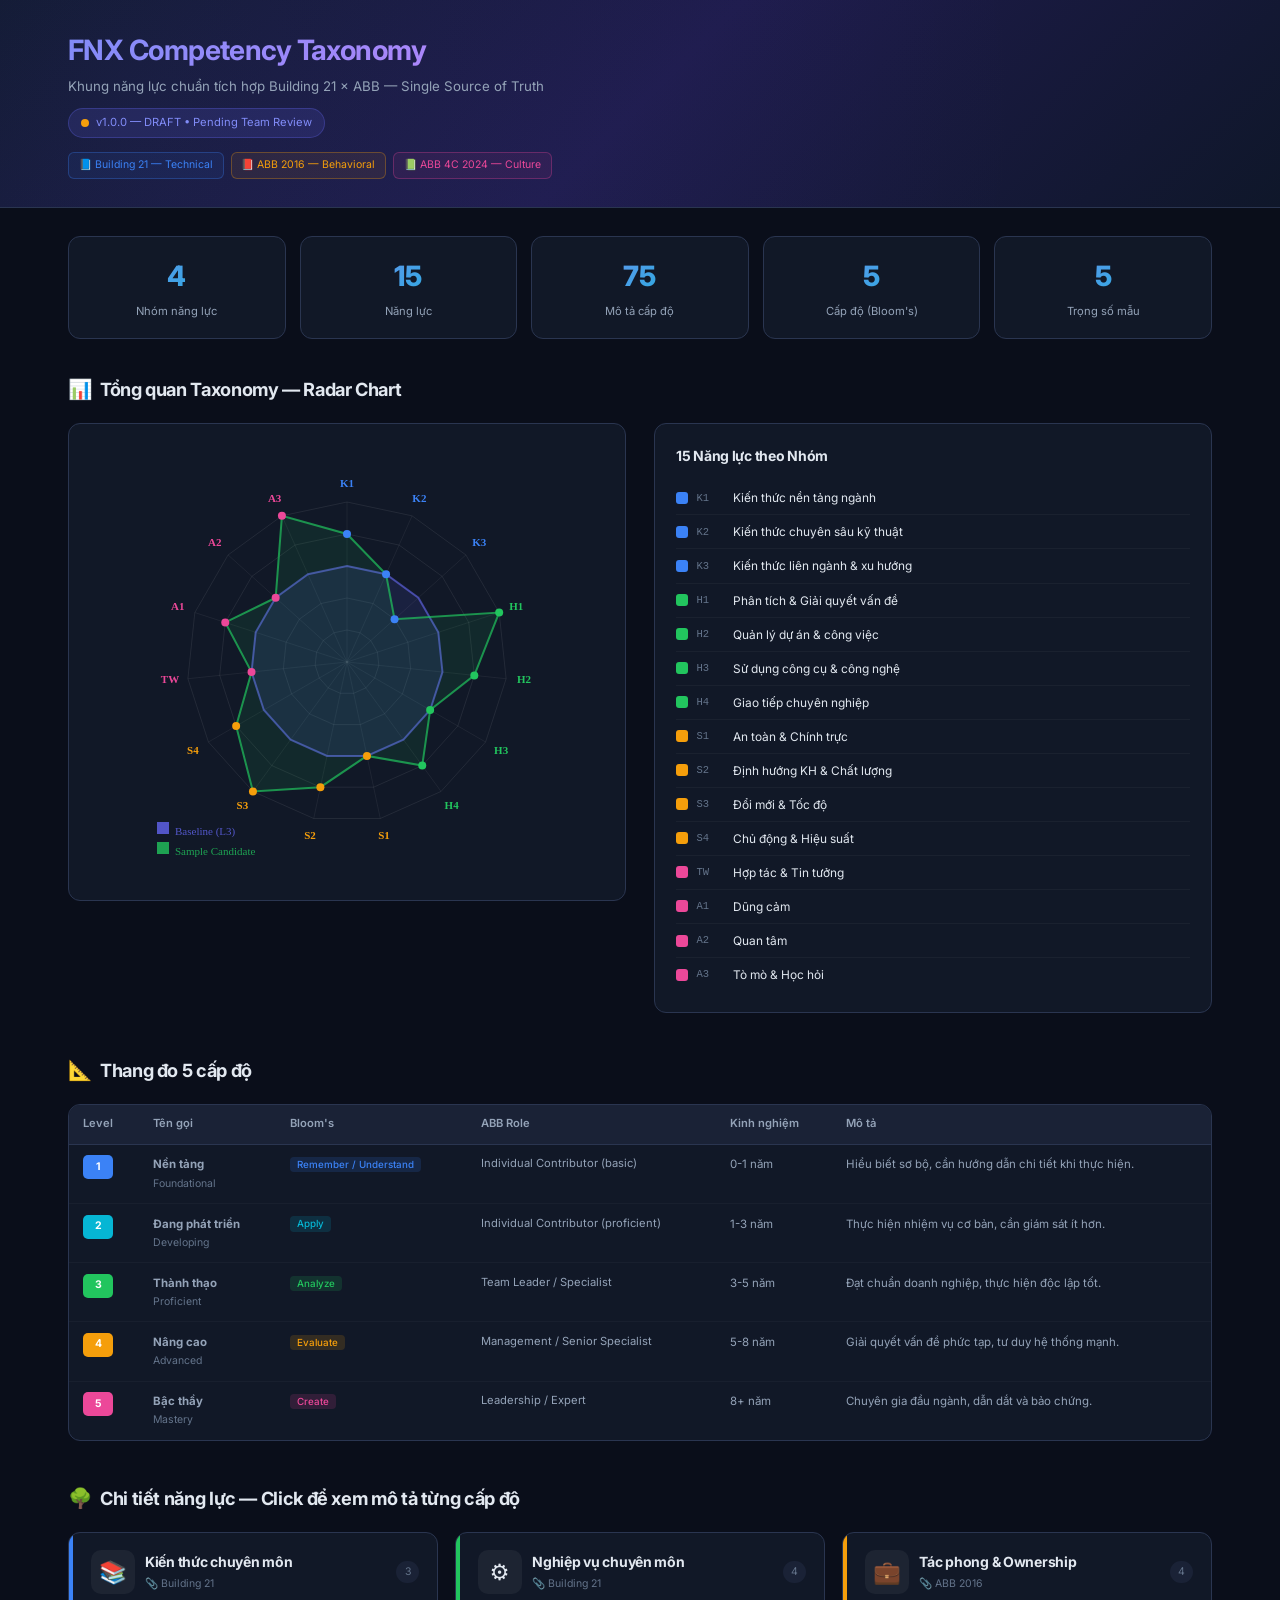
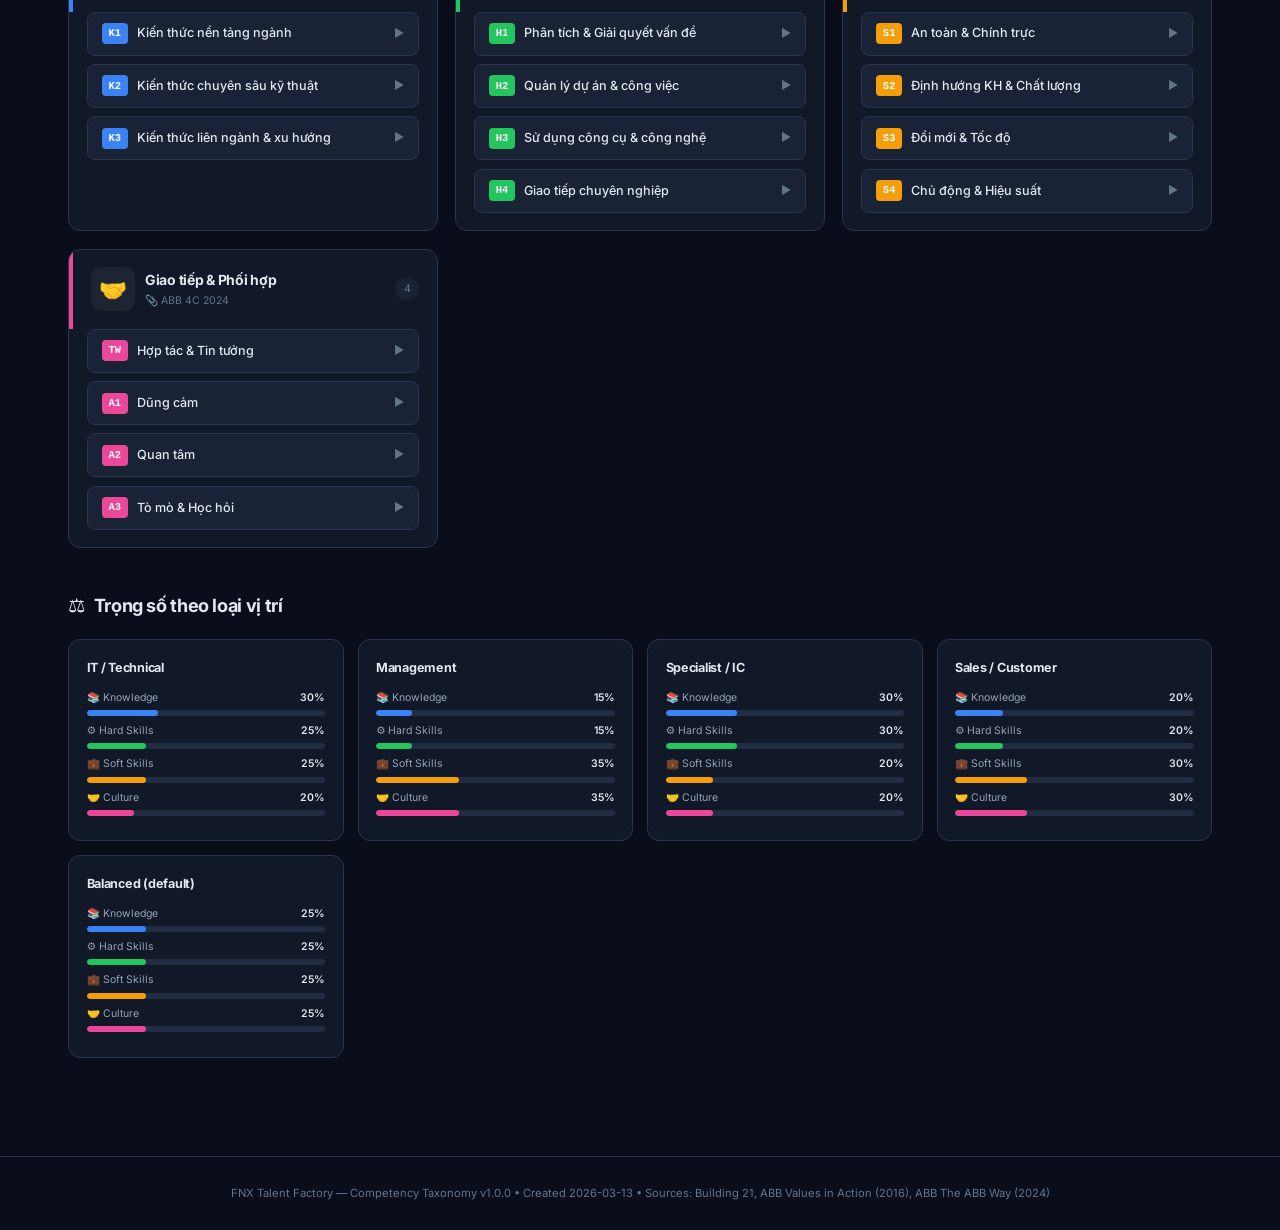
<file: core/taxonomy/visualizer.html>
<!DOCTYPE html>
<html lang="vi">

<head>
    <meta charset="UTF-8">
    <meta name="viewport" content="width=device-width, initial-scale=1.0">
    <title>FNX Competency Taxonomy v1.0 — Visualizer</title>
    <link rel="preconnect" href="https://fonts.googleapis.com">
    <link href="https://fonts.googleapis.com/css2?family=Inter:wght@300;400;500;600;700;800&display=swap"
        rel="stylesheet">
    <style>
        *,
        *::before,
        *::after {
            box-sizing: border-box;
            margin: 0;
            padding: 0
        }

        :root {
            --bg: #0a0e1a;
            --surface: #111827;
            --surface2: #1a2236;
            --surface3: #222d44;
            --border: #2a3550;
            --text: #e2e8f0;
            --text2: #94a3b8;
            --text3: #64748b;
            --accent: #6366f1;
            --accent2: #818cf8;
            --accent-glow: rgba(99, 102, 241, .15);
            --green: #22c55e;
            --green2: #4ade80;
            --blue: #3b82f6;
            --orange: #f59e0b;
            --pink: #ec4899;
            --cyan: #06b6d4;
            --red: #ef4444;
            --group-knowledge: #3b82f6;
            --group-hard: #22c55e;
            --group-soft: #f59e0b;
            --group-culture: #ec4899;
            --radius: 12px;
            --radius-sm: 8px;
            --shadow: 0 4px 24px rgba(0, 0, 0, .4);
        }

        html {
            font-size: 14px
        }

        body {
            font-family: 'Inter', system-ui, sans-serif;
            background: var(--bg);
            color: var(--text);
            line-height: 1.6;
            overflow-x: hidden
        }

        h1,
        h2,
        h3,
        h4 {
            font-weight: 700;
            letter-spacing: -.02em
        }

        /* ── HEADER ── */
        .header {
            background: linear-gradient(135deg, #0f172a 0%, #1e1b4b 50%, #0f172a 100%);
            border-bottom: 1px solid var(--border);
            padding: 2rem 0;
            position: relative;
            overflow: hidden
        }

        .header::before {
            content: '';
            position: absolute;
            top: -50%;
            left: -50%;
            width: 200%;
            height: 200%;
            background: radial-gradient(circle at 30% 50%, rgba(99, 102, 241, .08) 0%, transparent 50%);
            pointer-events: none
        }

        .header-inner {
            max-width: 1200px;
            margin: 0 auto;
            padding: 0 2rem;
            position: relative;
            z-index: 1
        }

        .header h1 {
            font-size: 2rem;
            background: linear-gradient(135deg, #818cf8, #c084fc, #f472b6);
            -webkit-background-clip: text;
            -webkit-text-fill-color: transparent;
            margin-bottom: .25rem
        }

        .header .subtitle {
            color: var(--text2);
            font-size: .95rem
        }

        .version-badge {
            display: inline-flex;
            align-items: center;
            gap: .5rem;
            margin-top: .75rem;
            padding: .35rem .85rem;
            background: var(--accent-glow);
            border: 1px solid rgba(99, 102, 241, .3);
            border-radius: 20px;
            font-size: .8rem;
            color: var(--accent2)
        }

        .version-badge .dot {
            width: 8px;
            height: 8px;
            border-radius: 50%;
            background: var(--orange);
            animation: pulse 2s infinite
        }

        @keyframes pulse {

            0%,
            100% {
                opacity: 1
            }

            50% {
                opacity: .4
            }
        }

        /* ── LAYOUT ── */
        .container {
            max-width: 1200px;
            margin: 0 auto;
            padding: 2rem
        }

        .section {
            margin-bottom: 3rem
        }

        .section-title {
            font-size: 1.3rem;
            margin-bottom: 1.25rem;
            display: flex;
            align-items: center;
            gap: .6rem
        }

        .section-title span {
            font-size: 1.4rem
        }

        /* ── STATS BAR ── */
        .stats {
            display: grid;
            grid-template-columns: repeat(auto-fit, minmax(160px, 1fr));
            gap: 1rem;
            margin-bottom: 2.5rem
        }

        .stat-card {
            background: var(--surface);
            border: 1px solid var(--border);
            border-radius: var(--radius);
            padding: 1.25rem;
            text-align: center;
            transition: transform .2s, border-color .2s
        }

        .stat-card:hover {
            transform: translateY(-2px);
            border-color: var(--accent)
        }

        .stat-card .number {
            font-size: 2rem;
            font-weight: 800;
            background: linear-gradient(135deg, var(--accent2), var(--cyan));
            -webkit-background-clip: text;
            -webkit-text-fill-color: transparent
        }

        .stat-card .label {
            font-size: .8rem;
            color: var(--text2);
            margin-top: .25rem
        }

        /* ── TAXONOMY TREE ── */
        .taxonomy-grid {
            display: grid;
            grid-template-columns: repeat(auto-fit, minmax(280px, 1fr));
            gap: 1.25rem
        }

        .group-card {
            background: var(--surface);
            border: 1px solid var(--border);
            border-radius: var(--radius);
            overflow: hidden;
            transition: all .3s
        }

        .group-card:hover {
            border-color: var(--accent);
            box-shadow: 0 0 30px rgba(99, 102, 241, .1)
        }

        .group-header {
            padding: 1.25rem;
            cursor: pointer;
            display: flex;
            align-items: center;
            gap: .75rem;
            border-left: 4px solid var(--group-color)
        }

        .group-header .icon {
            font-size: 1.6rem;
            width: 44px;
            height: 44px;
            display: flex;
            align-items: center;
            justify-content: center;
            background: rgba(255, 255, 255, .05);
            border-radius: 10px;
            flex-shrink: 0
        }

        .group-header .info {
            flex: 1
        }

        .group-header .info h3 {
            font-size: 1rem;
            margin-bottom: .15rem
        }

        .group-header .info .source {
            font-size: .75rem;
            color: var(--text3);
            display: flex;
            align-items: center;
            gap: .3rem
        }

        .group-header .count {
            font-size: .75rem;
            color: var(--text3);
            background: var(--surface2);
            padding: .2rem .6rem;
            border-radius: 12px
        }

        .comp-list {
            padding: 0 1.25rem 1.25rem
        }

        .comp-item {
            background: var(--surface2);
            border: 1px solid var(--border);
            border-radius: var(--radius-sm);
            margin-bottom: .6rem;
            overflow: hidden;
            transition: all .2s
        }

        .comp-item:last-child {
            margin-bottom: 0
        }

        .comp-item:hover {
            border-color: rgba(255, 255, 255, .15)
        }

        .comp-item-header {
            padding: .75rem 1rem;
            cursor: pointer;
            display: flex;
            align-items: center;
            gap: .6rem;
            font-size: .9rem
        }

        .comp-item-header .comp-id {
            font-family: 'SF Mono', monospace;
            font-size: .75rem;
            font-weight: 600;
            padding: .15rem .5rem;
            border-radius: 4px;
            color: #fff;
            flex-shrink: 0
        }

        .comp-item-header .comp-name {
            flex: 1;
            font-weight: 500
        }

        .comp-item-header .chevron {
            color: var(--text3);
            transition: transform .2s;
            font-size: .8rem
        }

        .comp-item.open .chevron {
            transform: rotate(90deg)
        }

        .comp-detail {
            display: none;
            padding: 0 1rem 1rem;
            animation: slideDown .2s ease
        }

        .comp-item.open .comp-detail {
            display: block
        }

        @keyframes slideDown {
            from {
                opacity: 0;
                transform: translateY(-8px)
            }

            to {
                opacity: 1;
                transform: translateY(0)
            }
        }

        .comp-desc {
            font-size: .82rem;
            color: var(--text2);
            margin-bottom: .75rem;
            padding: .6rem;
            background: var(--surface3);
            border-radius: 6px;
            border-left: 3px solid var(--group-color)
        }

        .level-row {
            display: flex;
            align-items: flex-start;
            gap: .6rem;
            padding: .5rem 0;
            border-bottom: 1px solid rgba(255, 255, 255, .04);
            font-size: .82rem
        }

        .level-row:last-child {
            border-bottom: none
        }

        .level-num {
            width: 30px;
            height: 24px;
            display: flex;
            align-items: center;
            justify-content: center;
            border-radius: 5px;
            font-weight: 700;
            font-size: .75rem;
            flex-shrink: 0;
            color: #fff
        }

        .level-num.l1 {
            background: var(--blue)
        }

        .level-num.l2 {
            background: var(--cyan)
        }

        .level-num.l3 {
            background: var(--green)
        }

        .level-num.l4 {
            background: var(--orange)
        }

        .level-num.l5 {
            background: var(--pink)
        }

        .level-text {
            color: var(--text2);
            line-height: 1.5
        }

        /* ── RADAR CHART ── */
        .radar-section {
            display: grid;
            grid-template-columns: 1fr 1fr;
            gap: 2rem;
            align-items: start
        }

        @media(max-width:768px) {
            .radar-section {
                grid-template-columns: 1fr
            }
        }

        .radar-container {
            background: var(--surface);
            border: 1px solid var(--border);
            border-radius: var(--radius);
            padding: 2rem;
            display: flex;
            align-items: center;
            justify-content: center
        }

        .radar-legend {
            background: var(--surface);
            border: 1px solid var(--border);
            border-radius: var(--radius);
            padding: 1.5rem
        }

        .radar-legend h3 {
            font-size: 1rem;
            margin-bottom: 1rem
        }

        .legend-item {
            display: flex;
            align-items: center;
            gap: .6rem;
            padding: .5rem 0;
            border-bottom: 1px solid rgba(255, 255, 255, .04);
            font-size: .85rem
        }

        .legend-item:last-child {
            border-bottom: none
        }

        .legend-dot {
            width: 12px;
            height: 12px;
            border-radius: 3px;
            flex-shrink: 0
        }

        .legend-item .lid {
            font-family: 'SF Mono', monospace;
            font-size: .75rem;
            color: var(--text3);
            width: 28px
        }

        /* ── LEVEL MATRIX ── */
        .level-matrix {
            overflow-x: auto
        }

        .level-matrix table {
            width: 100%;
            border-collapse: separate;
            border-spacing: 0;
            background: var(--surface);
            border: 1px solid var(--border);
            border-radius: var(--radius);
            overflow: hidden
        }

        .level-matrix th {
            background: var(--surface2);
            padding: .75rem 1rem;
            font-size: .8rem;
            font-weight: 600;
            color: var(--text2);
            text-align: left;
            border-bottom: 1px solid var(--border);
            white-space: nowrap
        }

        .level-matrix td {
            padding: .75rem 1rem;
            font-size: .82rem;
            color: var(--text2);
            border-bottom: 1px solid rgba(255, 255, 255, .03);
            vertical-align: top
        }

        .level-matrix tr:last-child td {
            border-bottom: none
        }

        .level-matrix tr:hover td {
            background: rgba(99, 102, 241, .04)
        }

        .bloom-tag {
            font-size: .7rem;
            padding: .15rem .5rem;
            border-radius: 4px;
            font-weight: 500
        }

        .bloom-1 {
            background: rgba(59, 130, 246, .15);
            color: var(--blue)
        }

        .bloom-2 {
            background: rgba(6, 182, 212, .15);
            color: var(--cyan)
        }

        .bloom-3 {
            background: rgba(34, 197, 94, .15);
            color: var(--green)
        }

        .bloom-4 {
            background: rgba(245, 158, 11, .15);
            color: var(--orange)
        }

        .bloom-5 {
            background: rgba(236, 72, 153, .15);
            color: var(--pink)
        }

        /* ── WEIGHT PROFILES ── */
        .weight-grid {
            display: grid;
            grid-template-columns: repeat(auto-fit, minmax(220px, 1fr));
            gap: 1rem
        }

        .weight-card {
            background: var(--surface);
            border: 1px solid var(--border);
            border-radius: var(--radius);
            padding: 1.25rem;
            transition: border-color .2s
        }

        .weight-card:hover {
            border-color: var(--accent)
        }

        .weight-card h4 {
            font-size: .9rem;
            margin-bottom: .85rem;
            color: var(--text)
        }

        .weight-bar {
            margin-bottom: .5rem
        }

        .weight-bar-label {
            display: flex;
            justify-content: space-between;
            font-size: .75rem;
            margin-bottom: .25rem
        }

        .weight-bar-label span:first-child {
            color: var(--text2)
        }

        .weight-bar-label span:last-child {
            color: var(--text);
            font-weight: 600
        }

        .weight-bar-track {
            height: 6px;
            background: var(--surface3);
            border-radius: 3px;
            overflow: hidden
        }

        .weight-bar-fill {
            height: 100%;
            border-radius: 3px;
            transition: width .6s ease
        }

        /* ── FOOTER ── */
        .footer {
            text-align: center;
            padding: 2rem;
            color: var(--text3);
            font-size: .8rem;
            border-top: 1px solid var(--border);
            margin-top: 2rem
        }

        /* ── SOURCE BADGE ── */
        .source-badges {
            display: flex;
            flex-wrap: wrap;
            gap: .5rem;
            margin-top: 1rem
        }

        .source-badge {
            font-size: .75rem;
            padding: .3rem .7rem;
            border-radius: 6px;
            border: 1px solid;
            display: flex;
            align-items: center;
            gap: .35rem
        }

        .source-badge.b21 {
            border-color: rgba(59, 130, 246, .3);
            color: var(--blue);
            background: rgba(59, 130, 246, .08)
        }

        .source-badge.abb16 {
            border-color: rgba(245, 158, 11, .3);
            color: var(--orange);
            background: rgba(245, 158, 11, .08)
        }

        .source-badge.abb24 {
            border-color: rgba(236, 72, 153, .3);
            color: var(--pink);
            background: rgba(236, 72, 153, .08)
        }
    </style>
</head>

<body>

    <div class="header">
        <div class="header-inner">
            <h1>FNX Competency Taxonomy</h1>
            <p class="subtitle">Khung năng lực chuẩn tích hợp Building 21 × ABB — Single Source of Truth</p>
            <div class="version-badge"><span class="dot"></span> v1.0.0 — DRAFT • Pending Team Review</div>
            <div class="source-badges">
                <span class="source-badge b21">📘 Building 21 — Technical</span>
                <span class="source-badge abb16">📕 ABB 2016 — Behavioral</span>
                <span class="source-badge abb24">📗 ABB 4C 2024 — Culture</span>
            </div>
        </div>
    </div>

    <div class="container">

        <!-- Stats -->
        <div class="stats">
            <div class="stat-card">
                <div class="number">4</div>
                <div class="label">Nhóm năng lực</div>
            </div>
            <div class="stat-card">
                <div class="number">15</div>
                <div class="label">Năng lực</div>
            </div>
            <div class="stat-card">
                <div class="number">75</div>
                <div class="label">Mô tả cấp độ</div>
            </div>
            <div class="stat-card">
                <div class="number">5</div>
                <div class="label">Cấp độ (Bloom's)</div>
            </div>
            <div class="stat-card">
                <div class="number">5</div>
                <div class="label">Trọng số mẫu</div>
            </div>
        </div>

        <!-- Radar Preview -->
        <div class="section">
            <h2 class="section-title"><span>📊</span> Tổng quan Taxonomy — Radar Chart</h2>
            <div class="radar-section">
                <div class="radar-container">
                    <canvas id="radarCanvas" width="420" height="420"></canvas>
                </div>
                <div class="radar-legend">
                    <h3>15 Năng lực theo Nhóm</h3>
                    <div id="radarLegend"></div>
                </div>
            </div>
        </div>

        <!-- Level Matrix -->
        <div class="section">
            <h2 class="section-title"><span>📐</span> Thang đo 5 cấp độ</h2>
            <div class="level-matrix">
                <table>
                    <thead>
                        <tr>
                            <th>Level</th>
                            <th>Tên gọi</th>
                            <th>Bloom's</th>
                            <th>ABB Role</th>
                            <th>Kinh nghiệm</th>
                            <th>Mô tả</th>
                        </tr>
                    </thead>
                    <tbody id="levelTable"></tbody>
                </table>
            </div>
        </div>

        <!-- Taxonomy Tree -->
        <div class="section">
            <h2 class="section-title"><span>🌳</span> Chi tiết năng lực — Click để xem mô tả từng cấp độ</h2>
            <div class="taxonomy-grid" id="taxonomyGrid"></div>
        </div>

        <!-- Weight Profiles -->
        <div class="section">
            <h2 class="section-title"><span>⚖️</span> Trọng số theo loại vị trí</h2>
            <div class="weight-grid" id="weightGrid"></div>
        </div>

    </div>

    <div class="footer">
        FNX Talent Factory — Competency Taxonomy v1.0.0 • Created 2026-03-13 • Sources: Building 21, ABB Values in
        Action (2016), ABB The ABB Way (2024)
    </div>

    <script>
        // ══════════════════════════════════════════════════════════════
        // TAXONOMY DATA (mirrored from competency_taxonomy.yaml)
        // ══════════════════════════════════════════════════════════════
        const TAXONOMY = {
            levels: [
                { level: 1, name: "Foundational", name_vi: "Nền tảng", bloom: "Remember / Understand", abb_role: "Individual Contributor (basic)", exp: "0-1 năm", desc: "Hiểu biết sơ bộ, cần hướng dẫn chi tiết khi thực hiện." },
                { level: 2, name: "Developing", name_vi: "Đang phát triển", bloom: "Apply", abb_role: "Individual Contributor (proficient)", exp: "1-3 năm", desc: "Thực hiện nhiệm vụ cơ bản, cần giám sát ít hơn." },
                { level: 3, name: "Proficient", name_vi: "Thành thạo", bloom: "Analyze", abb_role: "Team Leader / Specialist", exp: "3-5 năm", desc: "Đạt chuẩn doanh nghiệp, thực hiện độc lập tốt." },
                { level: 4, name: "Advanced", name_vi: "Nâng cao", bloom: "Evaluate", abb_role: "Management / Senior Specialist", exp: "5-8 năm", desc: "Giải quyết vấn đề phức tạp, tư duy hệ thống mạnh." },
                { level: 5, name: "Mastery", name_vi: "Bậc thầy", bloom: "Create", abb_role: "Leadership / Expert", exp: "8+ năm", desc: "Chuyên gia đầu ngành, dẫn dắt và bảo chứng." },
            ],
            groups: [
                {
                    id: "KNOWLEDGE", name: "Kiến thức chuyên môn", name_en: "Professional Knowledge",
                    source: "Building 21", icon: "📚", color: "#3b82f6",
                    competencies: [
                        {
                            id: "K1", name: "Kiến thức nền tảng ngành", name_en: "Domain Fundamentals",
                            desc: "Nắm vững khái niệm, nguyên lý cốt lõi của lĩnh vực chuyên môn.",
                            levels: {
                                1: "Hiểu biết cơ bản về khái niệm, thuật ngữ nền tảng. Nhận diện và mô tả lại nguyên lý cơ bản nhưng chưa tự vận dụng. Cần hướng dẫn chi tiết.",
                                2: "Vận dụng kiến thức cơ bản xử lý công việc theo hướng dẫn. Giải thích mối liên hệ giữa các khái niệm. Cần kèm cặp thường xuyên.",
                                3: "Chủ động phân tích, đề xuất giải pháp dựa trên kiến thức. Phân biệt, so sánh các cách tiếp cận và lựa chọn phương án phù hợp.",
                                4: "Đánh giá các đề xuất, lựa chọn giải pháp hiệu quả nhất dựa trên kiến thức chuyên sâu. Đánh giá tính đúng đắn và hiệu quả phương pháp.",
                                5: "Sáng tạo phương pháp mới dựa trên kiến thức cốt lõi. Đóng góp phát triển kiến thức chuyên ngành. Đào tạo và chia sẻ cho tổ chức."
                            }
                        },
                        {
                            id: "K2", name: "Kiến thức chuyên sâu kỹ thuật", name_en: "Technical Expertise",
                            desc: "Nắm vững kiến thức kỹ thuật chuyên sâu, ứng dụng vào tình huống phức tạp.",
                            levels: {
                                1: "Biết công cụ, kỹ thuật cơ bản nhưng chưa áp dụng thực tế. Thực hiện tác vụ đơn giản dưới giám sát.",
                                2: "Sử dụng được nhiều công cụ, thực hiện quy trình chuẩn hóa. Bắt đầu tích lũy kinh nghiệm từ dự án thực.",
                                3: "Hiểu sâu về công nghệ, tự nghiên cứu và lựa chọn giải pháp kỹ thuật phù hợp. Thành thạo áp dụng thực tế.",
                                4: "Thành thạo, định hướng kỹ thuật cho nhóm. Đánh giá giải pháp phức tạp. Giám sát chất lượng chuyên sâu.",
                                5: "Bậc thầy kỹ thuật, nghiên cứu và phát triển phương pháp mới. Dẫn dắt kỹ thuật cấp tổ chức. Chuyên gia ngành."
                            }
                        },
                        {
                            id: "K3", name: "Kiến thức liên ngành & xu hướng", name_en: "Cross-domain & Trends",
                            desc: "Nhận biết xu hướng, kết nối kiến thức đa lĩnh vực tạo giá trị mới.",
                            levels: {
                                1: "Biết xu hướng cơ bản trong ngành. Theo dõi thông tin thụ động.",
                                2: "Nhận ra mối liên hệ giữa chuyên môn và ngành liên quan. Chủ động tìm hiểu xu hướng mới.",
                                3: "Kiến thức rộng, hiểu rõ liên ngành. Áp dụng kiến thức lĩnh vực khác vào chuyên môn.",
                                4: "Tổng hợp kiến thức đa ngành đề xuất giải pháp sáng tạo. Dự đoán xu hướng cho tổ chức.",
                                5: "Dẫn dắt tư duy liên ngành cấp tổ chức. Tạo framework kết nối kiến thức. Thought leader."
                            }
                        },
                    ]
                },
                {
                    id: "HARD_SKILLS", name: "Nghiệp vụ chuyên môn", name_en: "Professional Hard Skills",
                    source: "Building 21", icon: "⚙️", color: "#22c55e",
                    competencies: [
                        {
                            id: "H1", name: "Phân tích & Giải quyết vấn đề", name_en: "Analysis & Problem Solving",
                            desc: "Nhận diện, phân tích vấn đề và đưa ra giải pháp bằng tư duy logic và dữ liệu.",
                            levels: {
                                1: "Nhận diện vấn đề khi được chỉ ra. Phân tích cơ bản theo quy trình có sẵn. Cần hỗ trợ.",
                                2: "Tự phát hiện vấn đề đơn giản, thu thập dữ liệu và phân tích theo khuôn mẫu. Đề xuất 1-2 phương án.",
                                3: "Phân tích vấn đề phức tạp đa chiều, xác định nguyên nhân gốc rễ. Thực thi giải pháp độc lập.",
                                4: "Giải quyết vấn đề hệ thống, liên bộ phận. Thiết kế quy trình phân tích cho team.",
                                5: "Giải quyết vấn đề chiến lược tầm tổ chức. Xây dựng framework phân tích mới."
                            }
                        },
                        {
                            id: "H2", name: "Quản lý dự án & công việc", name_en: "Project & Work Management",
                            desc: "Lập kế hoạch, tổ chức, theo dõi và hoàn thành công việc đúng hạn và chất lượng.",
                            levels: {
                                1: "Thực hiện theo kế hoạch được giao. Quản lý thời gian cá nhân ở mức cơ bản.",
                                2: "Tự lập kế hoạch cá nhân, sắp xếp ưu tiên. Phối hợp với 1-2 người hoàn thành task.",
                                3: "Quản lý dự án nhỏ-trung từ đầu đến cuối. Lập kế hoạch, phân bổ nguồn lực, theo dõi milestone.",
                                4: "Quản lý nhiều dự án song song hoặc dự án phức tạp. Xây dựng quy trình cho team.",
                                5: "Quản lý portfolio dự án chiến lược. Thiết kế hệ thống PMO cho tổ chức."
                            }
                        },
                        {
                            id: "H3", name: "Sử dụng công cụ & công nghệ", name_en: "Tools & Technology",
                            desc: "Sử dụng thành thạo công cụ và công nghệ để thực hiện công việc hiệu quả.",
                            levels: {
                                1: "Sử dụng công cụ cơ bản (email, office, chat). Cần hướng dẫn khi dùng phần mềm chuyên dụng.",
                                2: "Thành thạo công cụ phổ biến trong chuyên ngành. Tự học tính năng mới. Automation đơn giản.",
                                3: "Thành thạo nhiều công cụ chuyên sâu, tối ưu workflow. Đề xuất công cụ mới cho team.",
                                4: "Chuyên gia hệ sinh thái công cụ. Đào tạo người khác. Đánh giá ROI công nghệ.",
                                5: "Định hướng chiến lược công nghệ cho tổ chức. Nghiên cứu và piloting công nghệ mới."
                            }
                        },
                        {
                            id: "H4", name: "Giao tiếp chuyên nghiệp", name_en: "Professional Communication",
                            desc: "Truyền đạt thông tin rõ ràng, thuyết phục phù hợp đối tượng và ngữ cảnh.",
                            levels: {
                                1: "Giao tiếp cơ bản: email, chat, báo cáo đơn giản. Trình bày ý kiến trong nhóm nhỏ.",
                                2: "Giao tiếp rõ ràng có cấu trúc. Trình bày trước nhóm 5-10 người. Tóm tắt information phức tạp.",
                                3: "Giao tiếp thuyết phục, trình bày trước khách hàng hoặc quản lý cấp cao. Viết tài liệu chuyên môn.",
                                4: "Giao tiếp chiến lược: truyền tải tầm nhìn, dẫn dắt thay đổi. Thuyết trình trước C-level.",
                                5: "Giao tiếp tầm thought leader: public speaking, brand ambassador. Định hình narrative tổ chức."
                            }
                        },
                    ]
                },
                {
                    id: "SOFT_SKILLS", name: "Tác phong & Ownership", name_en: "Professional Behaviors",
                    source: "ABB 2016", icon: "💼", color: "#f59e0b",
                    competencies: [
                        {
                            id: "S1", name: "An toàn & Chính trực", name_en: "Safety & Integrity",
                            desc: "Tuân thủ đạo đức, bảo vệ con người và thông tin, hành động đúng đắn.",
                            levels: {
                                1: "Tuân thủ quy tắc an toàn và đạo đức cơ bản. Nhận diện hành vi đúng/sai. Trung thực.",
                                2: "Chủ động tuân thủ không cần giám sát. Báo cáo ngay rủi ro. Từ chối hành vi thiếu chính trực.",
                                3: "Xây dựng văn hóa chính trực trong nhóm. Coaching đồng nghiệp. Quyết định dựa trên đạo đức.",
                                4: "Thiết kế và triển khai chính sách compliance cho bộ phận. Role model. Giải quyết tình huống phức tạp.",
                                5: "Định hình văn hóa chính trực tầm tổ chức. Tích hợp đạo đức vào chiến lược. Hệ thống speak-up."
                            }
                        },
                        {
                            id: "S2", name: "Định hướng KH & Chất lượng", name_en: "Customer Focus & Quality",
                            desc: "Hiểu nhu cầu khách hàng, cải tiến liên tục, đảm bảo chất lượng đầu ra.",
                            levels: {
                                1: "Hiểu ai là \"khách hàng\". Thực hiện đạt chất lượng tối thiểu. Hỏi feedback khi được chỉ ra.",
                                2: "Chủ động tìm hiểu nhu cầu stakeholder. Kiểm tra chất lượng trước khi bàn giao. Đề xuất cải tiến.",
                                3: "Dẫn dắt cải tiến chất lượng nhóm. Xây dựng quy trình QA/QC. Vượt kỳ vọng khách hàng.",
                                4: "Thiết kế trải nghiệm khách hàng. Xây dựng metric đo lường. Cải tiến theo phương pháp luận.",
                                5: "Định hướng chiến lược khách hàng cho tổ chức. Văn hóa customer-first. Trusted advisor."
                            }
                        },
                        {
                            id: "S3", name: "Đổi mới & Tốc độ", name_en: "Innovation & Speed",
                            desc: "Sáng tạo, tìm cách tốt hơn nhanh hơn. Chấp nhận rủi ro có tính toán.",
                            levels: {
                                1: "Tò mò cách làm mới, sẵn sàng thử khi được hướng dẫn. Hoàn thành đúng hạn.",
                                2: "Chủ động đề xuất cải tiến nhỏ. Tối ưu thời gian. Sẵn sàng thử cách tiếp cận mới.",
                                3: "Dẫn dắt sáng kiến đổi mới nhóm. Tạo môi trường an toàn thử nghiệm. Tư duy \"yes, and...\".",
                                4: "Xây dựng innovation pipeline. Đánh giá ROI đổi mới. Coaching team về mindset đổi mới.",
                                5: "Định hướng chiến lược đổi mới tổ chức. Văn hóa innovation. Kết nối startup/academia."
                            }
                        },
                        {
                            id: "S4", name: "Chủ động & Hiệu suất", name_en: "Ownership & Performance",
                            desc: "Chịu trách nhiệm kết quả, chủ động hành động, cam kết hiệu suất cao.",
                            levels: {
                                1: "Nhận trách nhiệm task được giao, hoàn thành đúng hạn. Hỏi khi gặp khó. Không đổ lỗi.",
                                2: "Chủ động nhận thêm việc. Tự đặt mục tiêu cao hơn yêu cầu. Theo dõi KPI cá nhân.",
                                3: "Chủ động hoàn toàn, chỉ cần giám sát kết quả. Dẫn dắt delivery nhóm. Giải quyết phát sinh.",
                                4: "Chịu trách nhiệm kết quả cả team/dự án. Văn hóa accountability. Thiết lập OKR bộ phận.",
                                5: "Chịu trách nhiệm kết quả tầm tổ chức. Hệ thống đo lường hiệu suất. Truyền cảm hứng."
                            }
                        },
                    ]
                },
                {
                    id: "CULTURE", name: "Giao tiếp & Phối hợp", name_en: "Culture & Collaboration",
                    source: "ABB 4C 2024", icon: "🤝", color: "#ec4899",
                    competencies: [
                        {
                            id: "TW", name: "Hợp tác & Tin tưởng", name_en: "Collaboration & Trust",
                            desc: "Làm việc nhóm hiệu quả, xây dựng niềm tin, kết nối xuyên bộ phận.",
                            levels: {
                                1: "Lắng nghe và góp ý tích cực nhóm nhỏ. Chia sẻ thông tin khi được yêu cầu. Hoàn thành đúng cam kết.",
                                2: "Chủ động trao đổi, thấu hiểu đồng nghiệp. Chia sẻ kiến thức. Hỗ trợ member khi cần.",
                                3: "Lan tỏa năng lượng tích cực, xây dựng niềm tin. Hợp tác cross-functional. Giải quyết mâu thuẫn.",
                                4: "Xây dựng đội ngũ hiệu suất cao. Kết nối xuyên bộ phận. Psychological safety.",
                                5: "Văn hóa cộng tác tầm tổ chức. Phá bỏ silos. Platform chia sẻ kiến thức toàn công ty."
                            }
                        },
                        {
                            id: "A1", name: "Dũng cảm", name_en: "Courage",
                            desc: "Dám nói, dám thử, dám thất bại. Hành động đúng khi đối mặt thử thách.",
                            levels: {
                                1: "Dám hỏi khi không hiểu, thừa nhận chưa biết. Sẵn sàng thử điều mới. Nói thật về tiến độ.",
                                2: "Dám đưa ý kiến khác biệt khi tin là đúng. Nhận lỗi nhanh. Đề xuất dù chưa hoàn hảo.",
                                3: "Dám đề xuất thay đổi quy trình cũ. Thách thức status quo xây dựng. Học từ thất bại.",
                                4: "Dám ra quyết định khó trong mập mờ. Bảo vệ team trước áp lực không hợp lý. Transparency.",
                                5: "Dẫn dắt tổ chức qua chuyển đổi. Văn hóa \"safe to fail\". Quyết định chiến lược không phổ biến."
                            }
                        },
                        {
                            id: "A2", name: "Quan tâm", name_en: "Care",
                            desc: "Quan tâm con người, cộng đồng. Đối xử công bằng, bao dung, hỗ trợ lẫn nhau.",
                            levels: {
                                1: "Tôn trọng thời gian và công việc đồng nghiệp. Lịch sự, thân thiện. Ý thức tác động hành vi.",
                                2: "Chủ động hỗ trợ đồng nghiệp gặp khó. Quan tâm sức khỏe tinh thần nhóm. Chia sẻ kiến thức.",
                                3: "Tạo môi trường supportive. Lắng nghe sâu, empathize. Mentoring junior. Cân bằng wellbeing.",
                                4: "Chính sách wellbeing bộ phận. D&I champion. Phát triển career path cho team member.",
                                5: "Văn hóa care tầm tổ chức. Wellbeing vào chiến lược HR. Giá trị human-first."
                            }
                        },
                        {
                            id: "A3", name: "Tò mò & Học hỏi", name_en: "Curiosity",
                            desc: "Ham học hỏi, tự phát triển bản thân liên tục. Đặt câu hỏi, chia sẻ kiến thức.",
                            levels: {
                                1: "Có ý thức học hỏi, tiếp thu. Hỏi \"tại sao?\" khi chưa hiểu. Tham gia training khi được đề xuất.",
                                2: "Chủ động tự học ngoài giờ. Đặt câu hỏi về root cause. Thử cách làm mới. Chia sẻ.",
                                3: "Thói quen học tập có hệ thống (learning roadmap). Nghiên cứu best practices. Knowledge sharing.",
                                4: "Tạo learning culture cho team. Thiết kế learning path. R&D. Cộng đồng chuyên gia bên ngoài.",
                                5: "Learning organization chiến lược. Knowledge management. Publish nghiên cứu, speaker conferences."
                            }
                        },
                    ]
                }
            ],
            weight_profiles: [
                { id: "technical", name: "IT / Technical", weights: { KNOWLEDGE: .30, HARD_SKILLS: .25, SOFT_SKILLS: .25, CULTURE: .20 } },
                { id: "management", name: "Management", weights: { KNOWLEDGE: .15, HARD_SKILLS: .15, SOFT_SKILLS: .35, CULTURE: .35 } },
                { id: "specialist", name: "Specialist / IC", weights: { KNOWLEDGE: .30, HARD_SKILLS: .30, SOFT_SKILLS: .20, CULTURE: .20 } },
                { id: "customer_facing", name: "Sales / Customer", weights: { KNOWLEDGE: .20, HARD_SKILLS: .20, SOFT_SKILLS: .30, CULTURE: .30 } },
                { id: "default", name: "Balanced (default)", weights: { KNOWLEDGE: .25, HARD_SKILLS: .25, SOFT_SKILLS: .25, CULTURE: .25 } },
            ]
        };

        const GROUP_COLORS = { KNOWLEDGE: "#3b82f6", HARD_SKILLS: "#22c55e", SOFT_SKILLS: "#f59e0b", CULTURE: "#ec4899" };
        const GROUP_NAMES = { KNOWLEDGE: "📚 Knowledge", HARD_SKILLS: "⚙️ Hard Skills", SOFT_SKILLS: "💼 Soft Skills", CULTURE: "🤝 Culture" };

        // ══════════════════════════════════════════════════════════════
        // RENDER FUNCTIONS
        // ══════════════════════════════════════════════════════════════

        function renderLevelTable() {
            const tbody = document.getElementById('levelTable');
            TAXONOMY.levels.forEach(l => {
                tbody.innerHTML += `<tr>
      <td><span class="level-num l${l.level}">${l.level}</span></td>
      <td><strong>${l.name_vi}</strong><br><span style="color:var(--text3);font-size:.75rem">${l.name}</span></td>
      <td><span class="bloom-tag bloom-${l.level}">${l.bloom}</span></td>
      <td style="font-size:.8rem">${l.abb_role}</td>
      <td>${l.exp}</td>
      <td>${l.desc}</td>
    </tr>`;
            });
        }

        function renderTaxonomyGrid() {
            const grid = document.getElementById('taxonomyGrid');
            TAXONOMY.groups.forEach(g => {
                let compsHtml = '';
                g.competencies.forEach(c => {
                    let levelsHtml = '';
                    for (let i = 1; i <= 5; i++) {
                        levelsHtml += `<div class="level-row">
          <span class="level-num l${i}">${i}</span>
          <span class="level-text">${c.levels[i]}</span>
        </div>`;
                    }
                    compsHtml += `<div class="comp-item" onclick="this.classList.toggle('open')">
        <div class="comp-item-header">
          <span class="comp-id" style="background:${g.color}">${c.id}</span>
          <span class="comp-name">${c.name}</span>
          <span class="chevron">▶</span>
        </div>
        <div class="comp-detail" style="--group-color:${g.color}">
          <div class="comp-desc">${c.desc}<br><em style="font-size:.75rem;color:var(--text3)">${c.name_en}</em></div>
          ${levelsHtml}
        </div>
      </div>`;
                });
                grid.innerHTML += `<div class="group-card" style="--group-color:${g.color}">
      <div class="group-header" style="border-left-color:${g.color}">
        <div class="icon">${g.icon}</div>
        <div class="info">
          <h3>${g.name}</h3>
          <div class="source">📎 ${g.source}</div>
        </div>
        <span class="count">${g.competencies.length}</span>
      </div>
      <div class="comp-list">${compsHtml}</div>
    </div>`;
            });
        }

        function renderWeightGrid() {
            const grid = document.getElementById('weightGrid');
            TAXONOMY.weight_profiles.forEach(wp => {
                let barsHtml = '';
                Object.entries(wp.weights).forEach(([gid, w]) => {
                    const pct = Math.round(w * 100);
                    const color = GROUP_COLORS[gid] || '#888';
                    barsHtml += `<div class="weight-bar">
        <div class="weight-bar-label"><span>${GROUP_NAMES[gid] || gid}</span><span>${pct}%</span></div>
        <div class="weight-bar-track"><div class="weight-bar-fill" style="width:${pct}%;background:${color}"></div></div>
      </div>`;
                });
                grid.innerHTML += `<div class="weight-card"><h4>${wp.name}</h4>${barsHtml}</div>`;
            });
        }

        function renderRadarLegend() {
            const el = document.getElementById('radarLegend');
            TAXONOMY.groups.forEach(g => {
                g.competencies.forEach(c => {
                    el.innerHTML += `<div class="legend-item">
        <div class="legend-dot" style="background:${g.color}"></div>
        <span class="lid">${c.id}</span>
        <span>${c.name}</span>
      </div>`;
                });
            });
        }

        // ── RADAR CHART (Canvas) ──
        function drawRadar() {
            const canvas = document.getElementById('radarCanvas');
            const ctx = canvas.getContext('2d');
            const W = canvas.width, H = canvas.height, cx = W / 2, cy = H / 2, R = 160;

            // Collect all competencies
            const allComps = [];
            TAXONOMY.groups.forEach(g => g.competencies.forEach(c => allComps.push({ ...c, color: g.color })));
            const n = allComps.length;
            const angleStep = (Math.PI * 2) / n;

            // Draw grid rings
            ctx.strokeStyle = 'rgba(255,255,255,.08)';
            ctx.lineWidth = 1;
            for (let ring = 1; ring <= 5; ring++) {
                const r = R * (ring / 5);
                ctx.beginPath();
                for (let i = 0; i <= n; i++) {
                    const a = i * angleStep - Math.PI / 2;
                    const x = cx + Math.cos(a) * r, y = cy + Math.sin(a) * r;
                    i === 0 ? ctx.moveTo(x, y) : ctx.lineTo(x, y);
                }
                ctx.closePath(); ctx.stroke();
            }

            // Draw axis lines + labels
            allComps.forEach((c, i) => {
                const a = i * angleStep - Math.PI / 2;
                const x2 = cx + Math.cos(a) * R, y2 = cy + Math.sin(a) * R;
                ctx.strokeStyle = 'rgba(255,255,255,.06)';
                ctx.beginPath(); ctx.moveTo(cx, cy); ctx.lineTo(x2, y2); ctx.stroke();

                // Label
                const lx = cx + Math.cos(a) * (R + 18), ly = cy + Math.sin(a) * (R + 18);
                ctx.fillStyle = c.color; ctx.font = 'bold 11px Inter'; ctx.textAlign = 'center'; ctx.textBaseline = 'middle';
                ctx.fillText(c.id, lx, ly);
            });

            // Draw sample data polygon (level 3 for all — "Proficient" baseline)
            const sampleLevels = allComps.map(() => 3);
            ctx.beginPath();
            sampleLevels.forEach((lv, i) => {
                const a = i * angleStep - Math.PI / 2;
                const r = R * (lv / 5);
                const x = cx + Math.cos(a) * r, y = cy + Math.sin(a) * r;
                i === 0 ? ctx.moveTo(x, y) : ctx.lineTo(x, y);
            });
            ctx.closePath();
            ctx.fillStyle = 'rgba(99,102,241,.12)'; ctx.fill();
            ctx.strokeStyle = 'rgba(99,102,241,.6)'; ctx.lineWidth = 2; ctx.stroke();

            // Draw dots + sample "candidate" polygon (varied)
            const candidateLevels = [4, 3, 2, 5, 4, 3, 4, 3, 4, 5, 4, 3, 4, 3, 5];
            ctx.beginPath();
            candidateLevels.forEach((lv, i) => {
                const a = i * angleStep - Math.PI / 2;
                const r = R * (lv / 5);
                const x = cx + Math.cos(a) * r, y = cy + Math.sin(a) * r;
                i === 0 ? ctx.moveTo(x, y) : ctx.lineTo(x, y);
            });
            ctx.closePath();
            ctx.fillStyle = 'rgba(34,197,94,.1)'; ctx.fill();
            ctx.strokeStyle = 'rgba(34,197,94,.7)'; ctx.lineWidth = 2; ctx.stroke();

            // Draw dots for candidate
            candidateLevels.forEach((lv, i) => {
                const a = i * angleStep - Math.PI / 2;
                const r = R * (lv / 5);
                const x = cx + Math.cos(a) * r, y = cy + Math.sin(a) * r;
                ctx.fillStyle = allComps[i].color;
                ctx.beginPath(); ctx.arc(x, y, 4, 0, Math.PI * 2); ctx.fill();
            });

            // Legend
            ctx.font = '11px Inter';
            ctx.fillStyle = 'rgba(99,102,241,.8)'; ctx.fillRect(20, H - 50, 12, 12);
            ctx.fillStyle = 'var(--text2)'; ctx.textAlign = 'left'; ctx.fillText('Baseline (L3)', 38, H - 40);
            ctx.fillStyle = 'rgba(34,197,94,.8)'; ctx.fillRect(20, H - 30, 12, 12);
            ctx.fillStyle = 'var(--text2)'; ctx.fillText('Sample Candidate', 38, H - 20);
        }

        // ── INIT ──
        renderLevelTable();
        renderTaxonomyGrid();
        renderWeightGrid();
        renderRadarLegend();
        drawRadar();
    </script>
</body>

</html>
</file>
<file: dashboard/styles.css>
/* ══════════════════════════════════════════════════════════
   FNX Talent Factory — Apple-inspired Design System
   
   Inspired by Apple Human Interface Guidelines:
   - Clean, minimal, generous whitespace
   - Light mode with subtle depth (shadows, not borders)
   - SF Pro typography hierarchy
   - Frosted glass (vibrancy) effects
   - Soft, rounded corners
   - Muted, sophisticated color palette
   ══════════════════════════════════════════════════════════ */

:root {
    /* Surface colors */
    --bg-primary: #f5f5f7;
    --bg-secondary: #ffffff;
    --bg-tertiary: #fbfbfd;
    --bg-frosted: rgba(255, 255, 255, 0.72);
    --bg-frosted-hover: rgba(255, 255, 255, 0.85);

    /* Text colors */
    --text-primary: #1d1d1f;
    --text-secondary: #6e6e73;
    --text-tertiary: #86868b;
    --text-caption: #aeaeb2;

    /* Accent colors (Apple-style muted tones) */
    --accent-blue: #0071e3;
    --accent-blue-hover: #0077ed;
    --accent-blue-light: rgba(0, 113, 227, 0.08);
    --accent-purple: #af52de;
    --accent-indigo: #5856d6;
    --accent-teal: #5ac8fa;
    --accent-green: #34c759;
    --accent-orange: #ff9500;
    --accent-red: #ff3b30;
    --accent-pink: #ff2d55;

    /* Domain colors (softer) */
    --domain-mindset: #af52de;
    --domain-skills: #5ac8fa;
    --domain-knowledge: #34c759;

    /* Level colors */
    --level-1: #ff3b30;
    --level-2: #ff9500;
    --level-3: #34c759;
    --level-4: #5856d6;
    --level-5: #af52de;

    /* Radar chart */
    --radar-candidate: #0071e3;
    --radar-target: #ff2d55;

    /* Shadows (Apple-style layered) */
    --shadow-sm: 0 1px 3px rgba(0, 0, 0, 0.04), 0 1px 2px rgba(0, 0, 0, 0.02);
    --shadow-md: 0 4px 14px rgba(0, 0, 0, 0.06), 0 2px 6px rgba(0, 0, 0, 0.03);
    --shadow-lg: 0 8px 30px rgba(0, 0, 0, 0.08), 0 4px 12px rgba(0, 0, 0, 0.04);
    --shadow-xl: 0 20px 60px rgba(0, 0, 0, 0.1), 0 8px 20px rgba(0, 0, 0, 0.04);

    /* Spacing */
    --gap-xs: 4px;
    --gap-sm: 8px;
    --gap-md: 16px;
    --gap-lg: 24px;
    --gap-xl: 32px;
    --gap-2xl: 48px;

    /* Radius (Apple-style generous) */
    --radius-sm: 10px;
    --radius-md: 14px;
    --radius-lg: 20px;
    --radius-xl: 24px;

    /* Transitions */
    --transition-fast: 180ms ease;
    --transition-base: 300ms cubic-bezier(0.25, 0.1, 0.25, 1);
    --transition-slow: 500ms cubic-bezier(0.25, 0.1, 0.25, 1);
    --transition-spring: 500ms cubic-bezier(0.34, 1.56, 0.64, 1);
}

/* ── Reset & Base ── */
*,
*::before,
*::after {
    margin: 0;
    padding: 0;
    box-sizing: border-box;
}

html {
    font-size: 15px;
    -webkit-font-smoothing: antialiased;
    -moz-osx-font-smoothing: grayscale;
    text-rendering: optimizeLegibility;
}

body {
    font-family: -apple-system, BlinkMacSystemFont, 'SF Pro Display', 'SF Pro Text',
        'Inter', 'Helvetica Neue', 'Segoe UI', sans-serif;
    background: var(--bg-primary);
    color: var(--text-primary);
    min-height: 100vh;
    overflow-x: hidden;
    line-height: 1.47;
    letter-spacing: -0.022em;
}

/* ── Ambient Background (subtle, Apple-style) ── */
.ambient-bg {
    position: fixed;
    inset: 0;
    z-index: 0;
    overflow: hidden;
    pointer-events: none;
}

.ambient-orb {
    position: absolute;
    border-radius: 50%;
    filter: blur(150px);
    opacity: 0.12;
    animation: orbFloat 30s ease-in-out infinite;
}

.orb-1 {
    width: 800px;
    height: 800px;
    background: radial-gradient(circle, #0071e3, transparent 70%);
    top: -20%;
    right: -15%;
}

.orb-2 {
    width: 600px;
    height: 600px;
    background: radial-gradient(circle, #af52de, transparent 70%);
    bottom: -15%;
    left: -10%;
    animation-delay: -10s;
}

.orb-3 {
    width: 500px;
    height: 500px;
    background: radial-gradient(circle, #5ac8fa, transparent 70%);
    top: 40%;
    left: 30%;
    animation-delay: -20s;
    opacity: 0.08;
}

@keyframes orbFloat {

    0%,
    100% {
        transform: translate(0, 0) scale(1);
    }

    33% {
        transform: translate(20px, -30px) scale(1.02);
    }

    66% {
        transform: translate(-15px, 15px) scale(0.98);
    }
}

/* ── App Container ── */
.app-container {
    position: relative;
    z-index: 1;
    max-width: 1400px;
    margin: 0 auto;
    padding: var(--gap-xl) var(--gap-lg);
    min-height: 100vh;
    display: flex;
    flex-direction: column;
}

/* ── Header (Apple nav style) ── */
.app-header {
    display: flex;
    align-items: center;
    justify-content: space-between;
    padding: var(--gap-md) var(--gap-lg);
    margin-bottom: var(--gap-xl);
    background: var(--bg-frosted);
    border-radius: var(--radius-lg);
    backdrop-filter: saturate(180%) blur(20px);
    -webkit-backdrop-filter: saturate(180%) blur(20px);
    box-shadow: var(--shadow-sm);
}

.header-left {
    flex-shrink: 0;
}

.logo {
    display: flex;
    align-items: center;
    gap: 10px;
}

.logo-icon {
    width: 34px;
    height: 34px;
    color: var(--accent-blue);
}

.logo-icon svg {
    width: 100%;
    height: 100%;
}

.logo-text {
    display: flex;
    flex-direction: column;
    line-height: 1.15;
}

.logo-name {
    font-size: 1.1rem;
    font-weight: 700;
    letter-spacing: -0.02em;
    color: var(--text-primary);
}

.logo-sub {
    font-size: 0.7rem;
    color: var(--text-tertiary);
    font-weight: 500;
    letter-spacing: -0.01em;
}

.header-center {
    text-align: center;
}

.header-center h1 {
    font-size: 1.1rem;
    font-weight: 600;
    color: var(--text-primary);
    letter-spacing: -0.02em;
}

.header-subtitle {
    font-size: 0.73rem;
    color: var(--text-tertiary);
    margin-top: 1px;
    letter-spacing: -0.01em;
}

.header-right {
    flex-shrink: 0;
}

.header-meta {
    display: flex;
    align-items: center;
    gap: var(--gap-md);
}

.meta-badge {
    display: inline-flex;
    align-items: center;
    gap: 6px;
    padding: 5px 12px;
    border-radius: 100px;
    font-size: 0.65rem;
    font-weight: 600;
    text-transform: uppercase;
    letter-spacing: 0.03em;
}

.live-badge {
    background: rgba(52, 199, 89, 0.1);
    color: var(--accent-green);
}

.pulse-dot {
    width: 6px;
    height: 6px;
    border-radius: 50%;
    background: var(--accent-green);
    animation: pulse 2s infinite;
}

@keyframes pulse {

    0%,
    100% {
        opacity: 1;
        transform: scale(1);
    }

    50% {
        opacity: 0.4;
        transform: scale(1.5);
    }
}

.meta-date {
    font-size: 0.73rem;
    color: var(--text-tertiary);
    font-variant-numeric: tabular-nums;
}

/* ── Main Layout ── */
.main-content {
    display: grid;
    grid-template-columns: 1fr 1.1fr;
    gap: var(--gap-lg);
    flex: 1;
}

.col-left,
.col-right {
    display: flex;
    flex-direction: column;
    gap: var(--gap-lg);
}

/* ── Card Base (Apple widget style) ── */
.card {
    background: var(--bg-frosted);
    border-radius: var(--radius-lg);
    padding: var(--gap-lg);
    backdrop-filter: saturate(180%) blur(20px);
    -webkit-backdrop-filter: saturate(180%) blur(20px);
    box-shadow: var(--shadow-md);
    border: 0.5px solid rgba(0, 0, 0, 0.04);
    transition: box-shadow var(--transition-base), transform var(--transition-base);
    animation: cardAppear 0.6s var(--transition-base) both;
}

.card:hover {
    box-shadow: var(--shadow-lg);
    transform: translateY(-1px);
}

@keyframes cardAppear {
    from {
        opacity: 0;
        transform: translateY(12px) scale(0.98);
    }

    to {
        opacity: 1;
        transform: translateY(0) scale(1);
    }
}

.card-header {
    display: flex;
    align-items: center;
    justify-content: space-between;
    margin-bottom: var(--gap-md);
}

.card-label {
    font-size: 0.73rem;
    font-weight: 600;
    color: var(--text-tertiary);
    text-transform: uppercase;
    letter-spacing: 0.04em;
}

.card-badge {
    display: inline-flex;
    align-items: center;
    padding: 3px 10px;
    border-radius: 100px;
    font-size: 0.6rem;
    font-weight: 600;
    text-transform: uppercase;
    letter-spacing: 0.04em;
    background: var(--accent-blue-light);
    color: var(--accent-blue);
}

.gap-badge {
    background: rgba(255, 59, 48, 0.08);
    color: var(--accent-red);
}

/* ── Candidate Card ── */
.candidate-card {
    position: relative;
    overflow: hidden;
}

.candidate-card::before {
    content: '';
    position: absolute;
    top: 0;
    left: 0;
    right: 0;
    height: 3px;
    background: linear-gradient(90deg, var(--accent-blue), var(--accent-purple), var(--accent-teal));
    border-radius: var(--radius-lg) var(--radius-lg) 0 0;
    opacity: 0.8;
}

.candidate-id {
    font-variant-numeric: tabular-nums;
    font-size: 0.7rem;
    color: var(--text-caption);
    font-weight: 500;
}

.candidate-info {
    display: flex;
    align-items: center;
    gap: var(--gap-md);
    margin-bottom: var(--gap-lg);
}

.candidate-avatar {
    width: 52px;
    height: 52px;
    border-radius: var(--radius-md);
    background: linear-gradient(135deg, var(--accent-blue), var(--accent-purple));
    display: flex;
    align-items: center;
    justify-content: center;
    font-weight: 700;
    font-size: 0.95rem;
    color: white;
    flex-shrink: 0;
    box-shadow: 0 4px 12px rgba(0, 113, 227, 0.2);
}

.candidate-name {
    font-size: 1.35rem;
    font-weight: 700;
    color: var(--text-primary);
    letter-spacing: -0.025em;
}

.candidate-major {
    font-size: 0.8rem;
    color: var(--text-secondary);
    margin-top: 1px;
}

.candidate-summary {
    display: flex;
    flex-direction: column;
    gap: var(--gap-sm);
}

.summary-item {
    padding: var(--gap-sm) var(--gap-md);
    background: rgba(0, 0, 0, 0.02);
    border-radius: var(--radius-sm);
    border-left: 3px solid var(--accent-blue);
    transition: background var(--transition-fast);
}

.summary-item:hover {
    background: rgba(0, 0, 0, 0.035);
}

.summary-item:last-child {
    border-left-color: var(--accent-orange);
}

.summary-label {
    font-size: 0.6rem;
    font-weight: 600;
    color: var(--text-caption);
    text-transform: uppercase;
    letter-spacing: 0.05em;
    display: block;
    margin-bottom: 3px;
}

.summary-text {
    font-size: 0.85rem;
    color: var(--text-secondary);
    line-height: 1.5;
}

/* ── Domain Bars ── */
.domain-bars {
    display: flex;
    flex-direction: column;
    gap: var(--gap-md);
}

.domain-item {
    display: flex;
    flex-direction: column;
    gap: 6px;
}

.domain-header {
    display: flex;
    align-items: center;
    justify-content: space-between;
}

.domain-name {
    display: flex;
    align-items: center;
    gap: var(--gap-sm);
}

.domain-icon {
    width: 8px;
    height: 8px;
    border-radius: 50%;
}

.domain-label {
    font-size: 0.8rem;
    font-weight: 600;
    color: var(--text-primary);
    letter-spacing: -0.01em;
}

.domain-sublabel {
    font-size: 0.7rem;
    color: var(--text-caption);
    margin-left: 4px;
}

.domain-score {
    font-variant-numeric: tabular-nums;
    font-size: 0.82rem;
    font-weight: 600;
}

.domain-bar-track {
    width: 100%;
    height: 6px;
    border-radius: 3px;
    background: rgba(0, 0, 0, 0.05);
    overflow: hidden;
}

.domain-bar-fill {
    height: 100%;
    border-radius: 3px;
    transition: width 1.2s cubic-bezier(0.34, 1.56, 0.64, 1);
    width: 0;
}

/* ── Competency Table ── */
.table-wrapper {
    overflow-x: auto;
    margin: 0 calc(var(--gap-lg) * -1);
    padding: 0 var(--gap-lg);
}

.competency-table {
    width: 100%;
    border-collapse: separate;
    border-spacing: 0;
}

.competency-table thead th {
    font-size: 0.6rem;
    font-weight: 600;
    color: var(--text-caption);
    text-transform: uppercase;
    letter-spacing: 0.06em;
    padding: var(--gap-sm) var(--gap-md);
    text-align: left;
    border-bottom: 1px solid rgba(0, 0, 0, 0.06);
}

.competency-table tbody tr {
    transition: background var(--transition-fast);
}

.competency-table tbody tr:hover {
    background: rgba(0, 113, 227, 0.03);
}

.competency-table tbody td {
    padding: 10px var(--gap-md);
    font-size: 0.8rem;
    color: var(--text-secondary);
    border-bottom: 1px solid rgba(0, 0, 0, 0.03);
    vertical-align: top;
}

.competency-code {
    font-variant-numeric: tabular-nums;
    font-weight: 600;
    font-size: 0.75rem;
    color: var(--accent-blue);
}

.competency-name-cell {
    font-weight: 500;
    color: var(--text-primary);
}

.level-badge {
    display: inline-flex;
    align-items: center;
    justify-content: center;
    width: 28px;
    height: 28px;
    border-radius: var(--radius-sm);
    font-weight: 700;
    font-size: 0.8rem;
    font-variant-numeric: tabular-nums;
}

.level-1 {
    background: rgba(255, 59, 48, 0.1);
    color: var(--level-1);
}

.level-2 {
    background: rgba(255, 149, 0, 0.1);
    color: var(--level-2);
}

.level-3 {
    background: rgba(52, 199, 89, 0.1);
    color: var(--level-3);
}

.level-4 {
    background: rgba(88, 86, 214, 0.1);
    color: var(--level-4);
}

.level-5 {
    background: rgba(175, 82, 222, 0.1);
    color: var(--level-5);
}

.evidence-text {
    font-size: 0.75rem;
    line-height: 1.5;
    max-width: 240px;
    color: var(--text-secondary);
}

.area-tag {
    display: inline-block;
    margin-top: 3px;
    padding: 1px 7px;
    border-radius: 100px;
    font-size: 0.55rem;
    font-weight: 600;
    background: rgba(0, 0, 0, 0.04);
    color: var(--text-caption);
    letter-spacing: 0.02em;
}

.level-name {
    display: block;
    font-size: 0.6rem;
    color: var(--text-caption);
    margin-top: 2px;
}

.gap-item-info {
    display: flex;
    flex-direction: column;
    gap: 2px;
    min-width: 80px;
}

.gap-item-name {
    font-size: 0.6rem;
    color: var(--text-caption);
    line-height: 1.3;
    max-width: 100px;
}

/* ── Radar Chart Card ── */
.radar-card {
    position: relative;
}

.radar-legend {
    display: flex;
    gap: var(--gap-md);
}

.legend-item {
    display: flex;
    align-items: center;
    gap: 6px;
    font-size: 0.7rem;
    color: var(--text-secondary);
}

.legend-dot {
    width: 10px;
    height: 10px;
    border-radius: 3px;
}

.legend-actual {
    background: var(--radar-candidate);
    box-shadow: 0 0 6px rgba(0, 113, 227, 0.3);
}

.legend-target {
    background: var(--radar-target);
    box-shadow: 0 0 6px rgba(255, 45, 85, 0.3);
    opacity: 0.7;
}

.radar-container {
    position: relative;
    display: flex;
    align-items: center;
    justify-content: center;
    padding: var(--gap-md) 0;
}

#radarCanvas {
    display: block;
    max-width: 100%;
    height: auto;
}

.radar-center-score {
    position: absolute;
    display: flex;
    flex-direction: column;
    align-items: center;
    justify-content: center;
    pointer-events: none;
}

.score-value {
    font-size: 2.4rem;
    font-weight: 800;
    color: var(--accent-blue);
    line-height: 1;
    font-variant-numeric: tabular-nums;
    letter-spacing: -0.03em;
}

.score-label {
    font-size: 0.6rem;
    color: var(--text-caption);
    text-transform: uppercase;
    letter-spacing: 0.08em;
    font-weight: 600;
    margin-top: 4px;
}

/* ── Gap Analysis ── */
.gap-list {
    display: flex;
    flex-direction: column;
    gap: var(--gap-sm);
}

.gap-item {
    display: flex;
    align-items: center;
    gap: var(--gap-md);
    padding: 10px var(--gap-md);
    border-radius: var(--radius-sm);
    background: rgba(255, 59, 48, 0.03);
    transition: all var(--transition-fast);
}

.gap-item:hover {
    background: rgba(255, 59, 48, 0.06);
}

.gap-item-code {
    font-variant-numeric: tabular-nums;
    font-weight: 600;
    font-size: 0.75rem;
    color: var(--accent-red);
    min-width: 50px;
}

.gap-bar-container {
    flex: 1;
    display: flex;
    flex-direction: column;
    gap: 4px;
}

.gap-bar-labels {
    display: flex;
    justify-content: space-between;
    font-size: 0.62rem;
    font-weight: 500;
}

.gap-actual {
    color: var(--accent-blue);
}

.gap-target {
    color: var(--accent-red);
}

.gap-bar-track {
    width: 100%;
    height: 4px;
    border-radius: 2px;
    background: rgba(0, 0, 0, 0.05);
    position: relative;
    overflow: hidden;
}

.gap-bar-actual {
    position: absolute;
    top: 0;
    left: 0;
    height: 100%;
    border-radius: 2px;
    background: var(--accent-blue);
    transition: width 1s cubic-bezier(0.34, 1.56, 0.64, 1);
}

.gap-bar-target-line {
    position: absolute;
    top: -2px;
    height: 8px;
    width: 2px;
    background: var(--accent-red);
    border-radius: 1px;
    transition: left 1s cubic-bezier(0.34, 1.56, 0.64, 1);
}

.gap-priority {
    font-size: 0.58rem;
    font-weight: 700;
    text-transform: uppercase;
    letter-spacing: 0.04em;
    padding: 3px 8px;
    border-radius: 100px;
    min-width: 42px;
    text-align: center;
}

.priority-High {
    background: rgba(255, 59, 48, 0.08);
    color: var(--accent-red);
}

.priority-Medium {
    background: rgba(255, 149, 0, 0.08);
    color: var(--accent-orange);
}

.priority-Low {
    background: rgba(52, 199, 89, 0.08);
    color: var(--accent-green);
}

.no-gap-message {
    text-align: center;
    padding: var(--gap-xl);
    color: var(--text-caption);
    font-size: 0.85rem;
}

/* ── Legend Card (Hướng dẫn đọc báo cáo) ── */
.legend-card {
    position: relative;
}

.legend-card .card-label {
    text-transform: none;
    font-size: 0.85rem;
    color: var(--text-primary);
    font-weight: 600;
}

.card-toggle {
    background: none;
    border: 1px solid rgba(0, 0, 0, 0.08);
    color: var(--text-tertiary);
    font-family: inherit;
    font-size: 0.62rem;
    padding: 4px 10px;
    border-radius: 100px;
    cursor: pointer;
    transition: all var(--transition-fast);
    font-weight: 500;
}

.card-toggle:hover {
    color: var(--text-primary);
    border-color: rgba(0, 0, 0, 0.15);
    background: rgba(0, 0, 0, 0.02);
}

.legend-content {
    display: flex;
    flex-direction: column;
    gap: var(--gap-lg);
    overflow: hidden;
    transition: max-height 0.4s ease, opacity 0.3s ease;
}

.legend-content.collapsed {
    max-height: 0 !important;
    opacity: 0;
    margin-top: 0;
}

.legend-section {
    display: flex;
    flex-direction: column;
    gap: var(--gap-sm);
}

.legend-section-title {
    font-size: 0.78rem;
    font-weight: 600;
    color: var(--text-primary);
    letter-spacing: -0.01em;
    margin-bottom: 4px;
}

.legend-section-desc {
    font-size: 0.75rem;
    color: var(--text-secondary);
    line-height: 1.5;
    margin-bottom: var(--gap-sm);
}

.legend-grid {
    display: flex;
    flex-direction: column;
    gap: var(--gap-sm);
}

.legend-area-item {
    padding: var(--gap-sm) var(--gap-md);
    border-radius: var(--radius-sm);
    background: rgba(0, 0, 0, 0.02);
    border-left: 3px solid var(--area-color, var(--accent-blue));
    transition: background var(--transition-fast);
}

.legend-area-item:hover {
    background: rgba(0, 0, 0, 0.035);
}

.legend-area-header {
    display: flex;
    align-items: center;
    gap: var(--gap-sm);
    margin-bottom: 5px;
}

.legend-area-badge {
    display: inline-flex;
    padding: 2px 8px;
    border-radius: 100px;
    font-size: 0.58rem;
    font-weight: 700;
    text-transform: uppercase;
    letter-spacing: 0.04em;
    background: color-mix(in srgb, var(--area-color, var(--accent-blue)) 10%, transparent);
    color: var(--area-color, var(--accent-blue));
}

.legend-area-label {
    font-size: 0.75rem;
    font-weight: 600;
    color: var(--text-primary);
}

.legend-area-codes {
    display: flex;
    flex-direction: column;
    gap: 3px;
}

.legend-code {
    font-size: 0.72rem;
    color: var(--text-secondary);
    line-height: 1.5;
}

.legend-code strong {
    font-variant-numeric: tabular-nums;
    color: var(--area-color, var(--accent-blue));
    font-size: 0.7rem;
}

.legend-code em {
    color: var(--text-caption);
    font-style: normal;
    font-size: 0.68rem;
}

/* Level Scale */
.level-scale {
    display: flex;
    flex-direction: column;
    gap: 4px;
}

.level-scale-item {
    display: flex;
    align-items: center;
    gap: var(--gap-md);
    padding: 4px 0;
}

.level-scale-text {
    display: flex;
    flex-direction: column;
    gap: 0;
}

.level-scale-text strong {
    font-size: 0.75rem;
    color: var(--text-primary);
    letter-spacing: -0.01em;
}

.level-scale-text span {
    font-size: 0.67rem;
    color: var(--text-caption);
}

/* Reading guide */
.reading-guide-items {
    display: flex;
    flex-direction: column;
    gap: var(--gap-sm);
}

.reading-guide-items p {
    display: flex;
    align-items: center;
    gap: var(--gap-sm);
    font-size: 0.75rem;
    color: var(--text-secondary);
    line-height: 1.5;
}

.reading-guide-items .legend-dot {
    flex-shrink: 0;
}

/* ── Action Buttons (Apple pill-style) ── */
.action-bar {
    display: flex;
    gap: var(--gap-sm);
}

.btn {
    flex: 1;
    display: inline-flex;
    align-items: center;
    justify-content: center;
    gap: var(--gap-sm);
    padding: 13px var(--gap-lg);
    border: none;
    border-radius: 980px;
    /* Apple pill shape */
    font-family: inherit;
    font-size: 0.85rem;
    font-weight: 600;
    cursor: pointer;
    transition: all var(--transition-base);
    letter-spacing: -0.01em;
}

.btn svg {
    flex-shrink: 0;
}

.btn-primary {
    background: var(--accent-blue);
    color: white;
    box-shadow: 0 2px 8px rgba(0, 113, 227, 0.25);
}

.btn-primary:hover {
    background: var(--accent-blue-hover);
    transform: scale(1.02);
    box-shadow: 0 4px 16px rgba(0, 113, 227, 0.35);
}

.btn-primary:active {
    transform: scale(0.98);
}

.btn-secondary {
    background: rgba(0, 0, 0, 0.04);
    color: var(--text-secondary);
    border: none;
}

.btn-secondary:hover {
    background: rgba(0, 0, 0, 0.07);
    color: var(--text-primary);
}

.btn-secondary:active {
    background: rgba(0, 0, 0, 0.1);
}

/* loading state */
.btn.loading {
    opacity: 0.7;
    pointer-events: none;
}

/* ── Footer ── */
.app-footer {
    text-align: center;
    padding: var(--gap-xl) 0 var(--gap-md);
    margin-top: var(--gap-xl);
}

.app-footer p {
    font-size: 0.7rem;
    color: var(--text-caption);
    letter-spacing: -0.01em;
}

/* ── Responsive ── */
@media (max-width: 1024px) {
    .main-content {
        grid-template-columns: 1fr;
    }

    .app-header {
        flex-direction: column;
        gap: var(--gap-sm);
        text-align: center;
    }

    .header-left,
    .header-right {
        display: none;
    }
}

@media (max-width: 640px) {
    :root {
        font-size: 14px;
    }

    .app-container {
        padding: var(--gap-md);
    }

    .card {
        padding: var(--gap-md);
        border-radius: var(--radius-md);
    }

    .candidate-name {
        font-size: 1.1rem;
    }

    .score-value {
        font-size: 1.8rem;
    }
}
</file>
